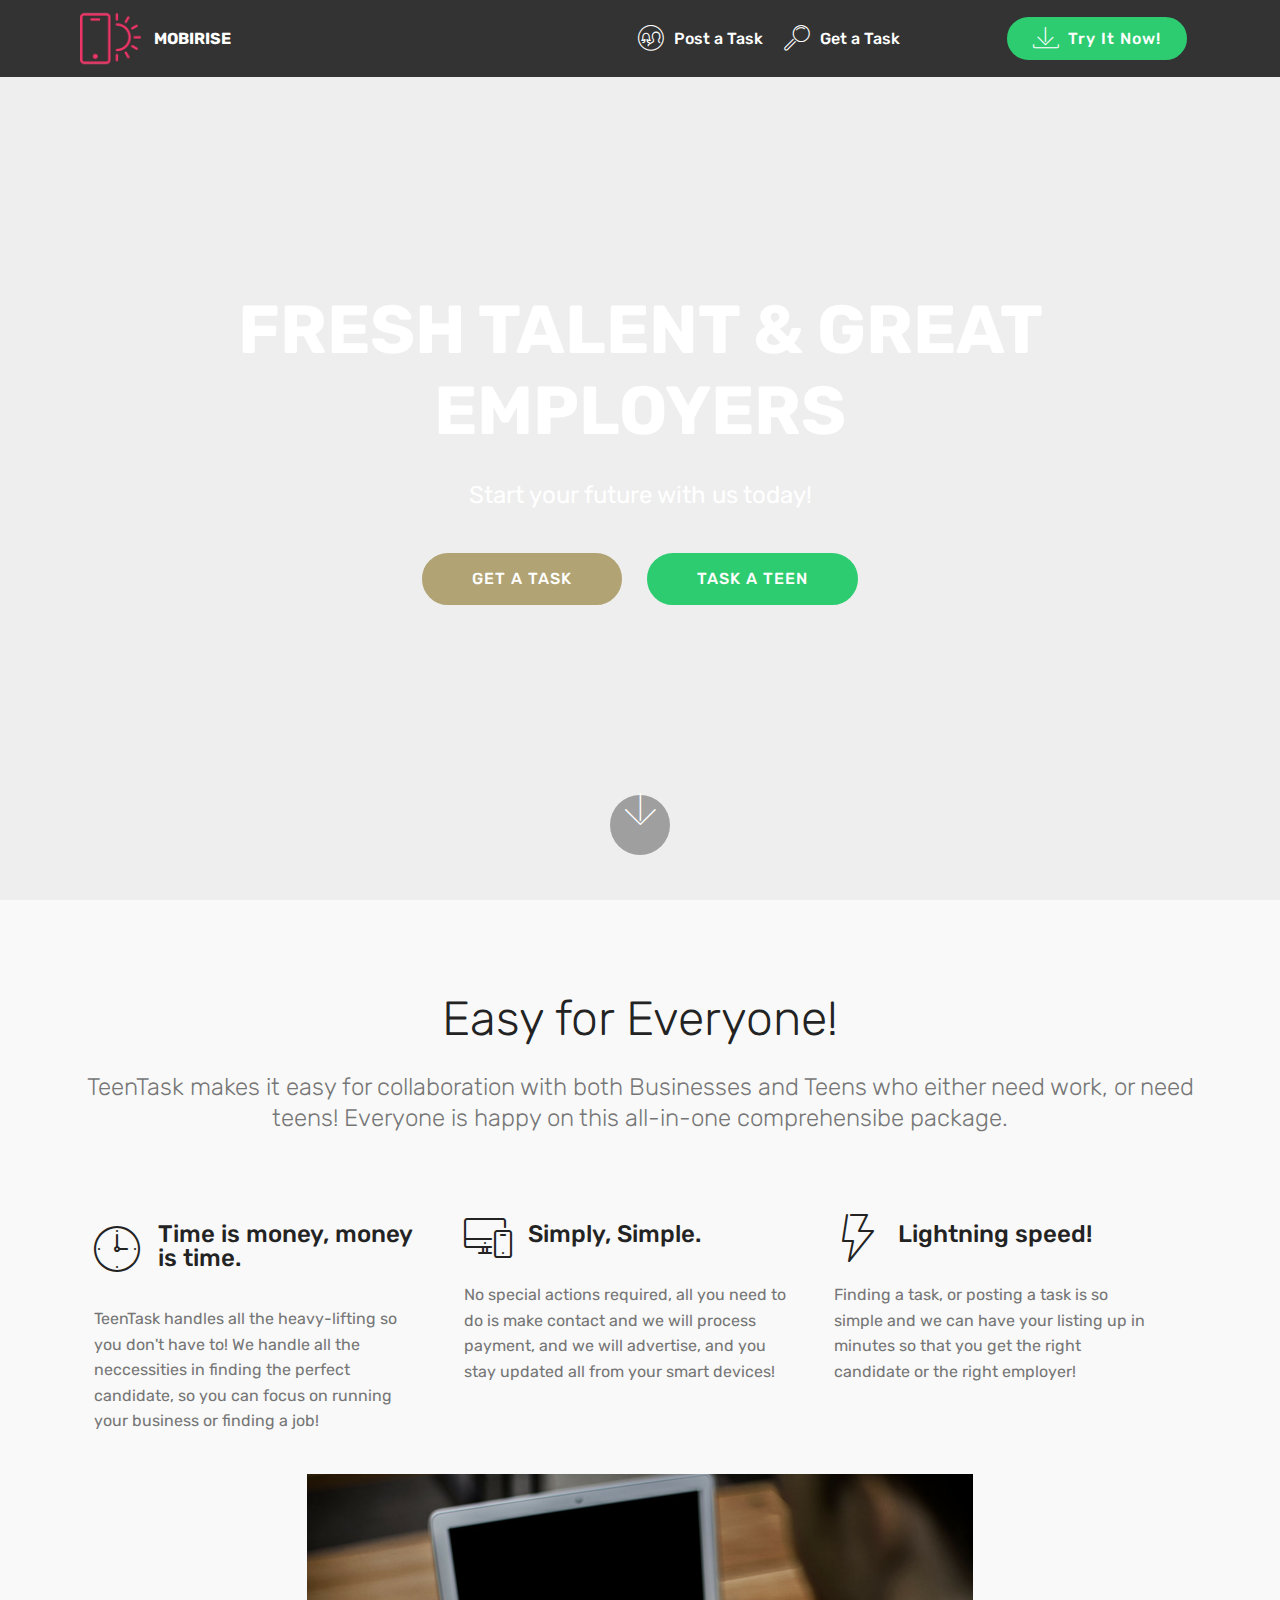
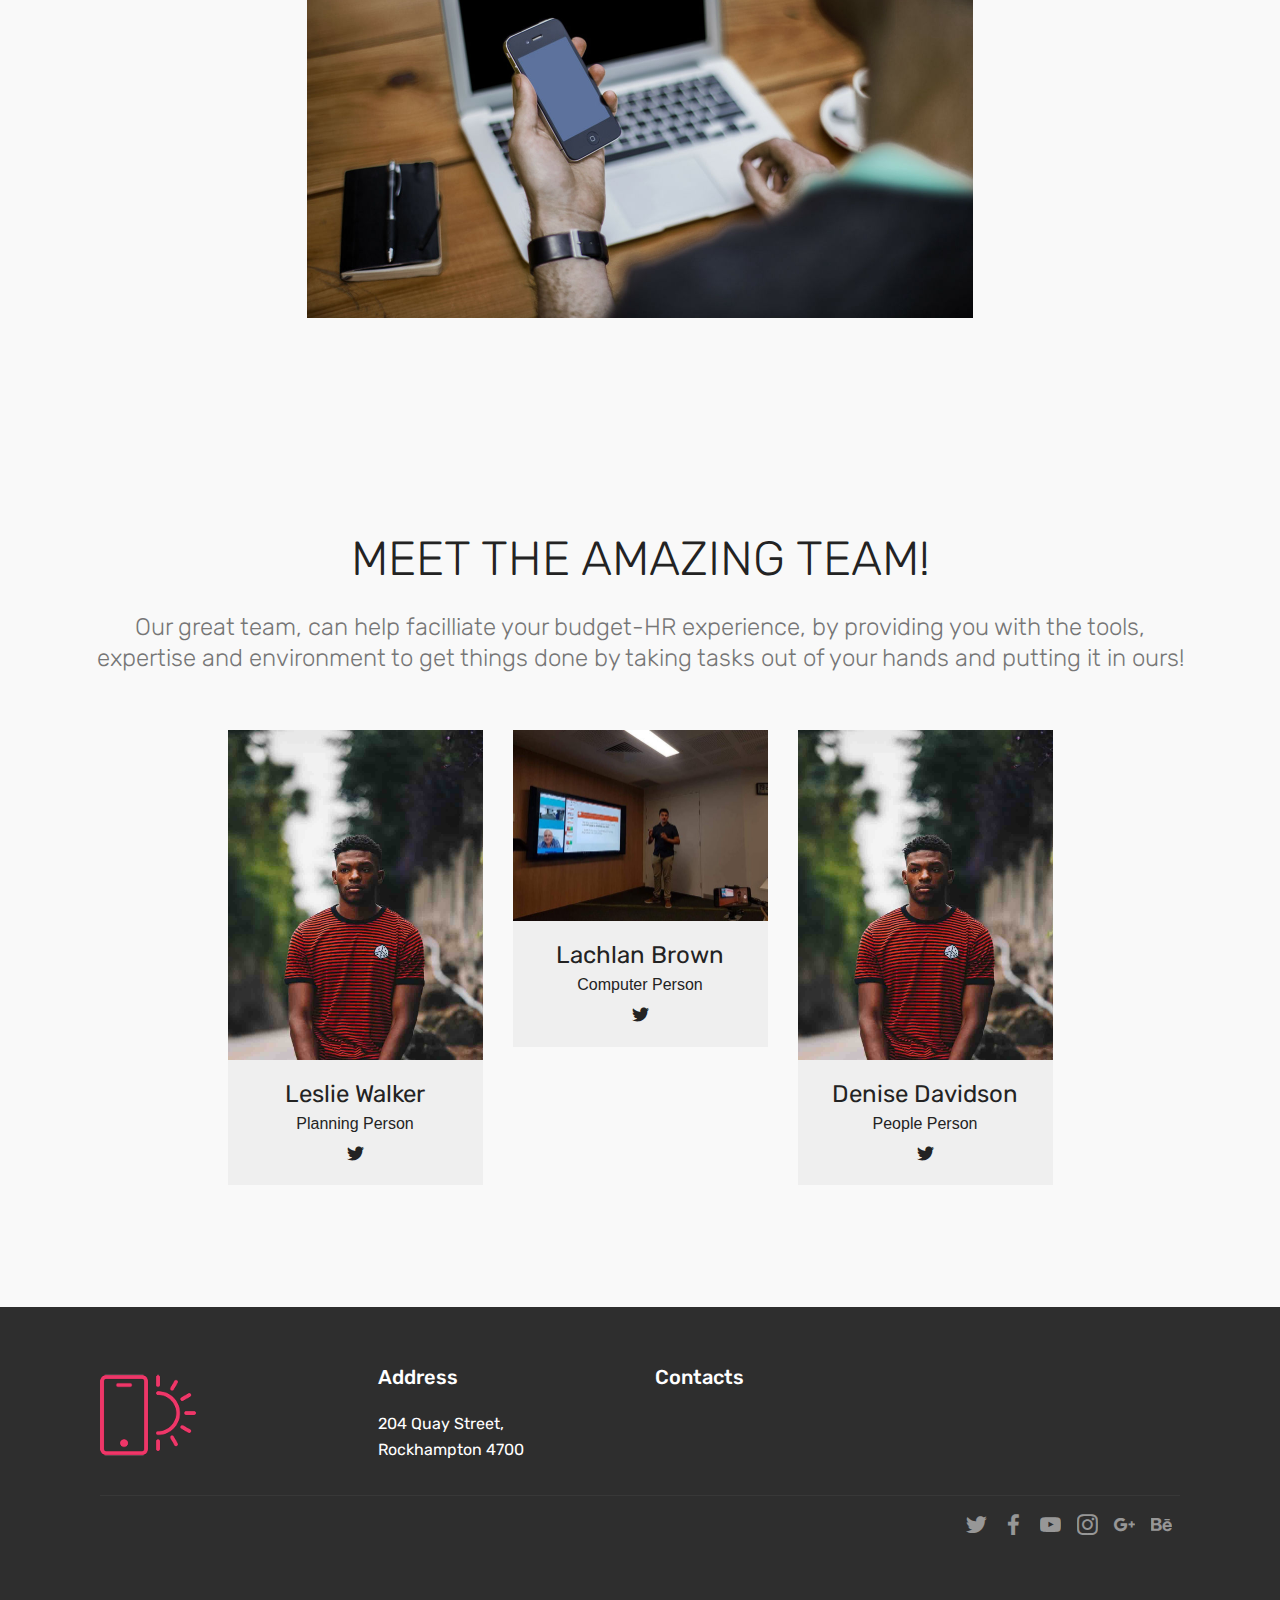
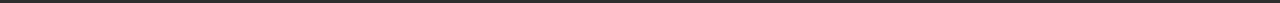
<file: index.html>
<!DOCTYPE html>
<html >
<head>
  <!-- Site made with Mobirise Website Builder v4.8.7, https://mobirise.com -->
  <meta charset="UTF-8">
  <meta http-equiv="X-UA-Compatible" content="IE=edge">
  <meta name="generator" content="Mobirise v4.8.7, mobirise.com">
  <meta name="viewport" content="width=device-width, initial-scale=1, minimum-scale=1">
  <link rel="shortcut icon" href="assets/images/link-icon-green-122x122.png" type="image/x-icon">
  <meta name="description" content="">
  <title>Home</title>
  <link rel="stylesheet" href="assets/web/assets/mobirise-icons/mobirise-icons.css">
  <link rel="stylesheet" href="assets/tether/tether.min.css">
  <link rel="stylesheet" href="assets/bootstrap/css/bootstrap.min.css">
  <link rel="stylesheet" href="assets/bootstrap/css/bootstrap-grid.min.css">
  <link rel="stylesheet" href="assets/bootstrap/css/bootstrap-reboot.min.css">
  <link rel="stylesheet" href="assets/socicon/css/styles.css">
  <link rel="stylesheet" href="assets/dropdown/css/style.css">
  <link rel="stylesheet" href="assets/theme/css/style.css">
  <link rel="stylesheet" href="assets/mobirise/css/mbr-additional.css" type="text/css">
  
  
  
</head>
<body>
  <section class="menu cid-qTkzRZLJNu" once="menu" id="menu1-0">

    

    <nav class="navbar navbar-expand beta-menu navbar-dropdown align-items-center navbar-fixed-top navbar-toggleable-sm">
        <button class="navbar-toggler navbar-toggler-right" type="button" data-toggle="collapse" data-target="#navbarSupportedContent" aria-controls="navbarSupportedContent" aria-expanded="false" aria-label="Toggle navigation">
            <div class="hamburger">
                <span></span>
                <span></span>
                <span></span>
                <span></span>
            </div>
        </button>
        <div class="menu-logo">
            <div class="navbar-brand">
                <span class="navbar-logo">
                    <a href="https://mobirise.com">
                         <img src="assets/images/logo2.png" alt="Mobirise" style="height: 3.8rem;">
                    </a>
                </span>
                <span class="navbar-caption-wrap">
                    <a class="navbar-caption text-white display-4" href="https://mobirise.com">
                        MOBIRISE
                    </a>
                </span>
            </div>
        </div>
        <div class="collapse navbar-collapse" id="navbarSupportedContent">
            <ul class="navbar-nav nav-dropdown" data-app-modern-menu="true"><li class="nav-item">
                    <a class="nav-link link text-white display-4" href="page1.html"><span class="mbri-users mbr-iconfont mbr-iconfont-btn"></span>
                        Post a Task</a>
                </li>
                <li class="nav-item">
                    <a class="nav-link link text-white display-4" href="https://mobirise.com">
                        <span class="mbri-search mbr-iconfont mbr-iconfont-btn"></span>Get a Task &nbsp; &nbsp; &nbsp; &nbsp; &nbsp; &nbsp; &nbsp; &nbsp; &nbsp; &nbsp;&nbsp;</a>
                </li></ul>
            <div class="navbar-buttons mbr-section-btn">
                <a class="btn btn-sm btn-primary display-4" href="https://mobirise.com">
                    <span class="mbri-save mbr-iconfont mbr-iconfont-btn "></span>
                    Try It Now!
                </a>
            </div>
        </div>
    </nav>
</section>

<section class="engine"><a href="https://mobirise.info">Mobirise</a></section><section class="cid-qTkA127IK8 mbr-fullscreen mbr-parallax-background" id="header2-1">

    

    

    <div class="container align-center">
        <div class="row justify-content-md-center">
            <div class="mbr-white col-md-10">
                <h1 class="mbr-section-title mbr-bold pb-3 mbr-fonts-style display-1">
                    FRESH TALENT &amp; GREAT EMPLOYERS</h1>
                
                <p class="mbr-text pb-3 mbr-fonts-style display-5">
                    Start your future with us today!</p>
                <div class="mbr-section-btn"><a class="btn btn-md btn-danger display-4" href="https://mobirise.com">GET A TASK</a>
                    <a class="btn btn-md btn-primary display-4" href="https://mobirise.com">TASK A TEEN</a></div>
            </div>
        </div>
    </div>
    <div class="mbr-arrow hidden-sm-down" aria-hidden="true">
        <a href="#next">
            <i class="mbri-down mbr-iconfont"></i>
        </a>
    </div>
</section>

<section class="features14 cid-r8XuHbDhlb" id="features14-4">
    
    

    
    <div class="container align-center">
        <h2 class="mbr-section-title pb-3 mbr-fonts-style display-2">
            Easy for Everyone!</h2>
        <h3 class="mbr-section-subtitle pb-5 mbr-fonts-style display-5">
            TeenTask makes it easy for collaboration with both Businesses and Teens who either need work, or need teens! Everyone is happy on this all-in-one comprehensibe package.</h3>
        <div class="media-container-column">
            <div class="row justify-content-center">
                <div class="card p-4 col-12 col-md-6 col-lg-4">
                    <div class="media pb-3">
                        <div class="card-img align-self-center">
                            <span class="mbr-iconfont mbri-clock"></span>
                        </div>
                        <div class="media-body">
                            <h4 class="card-title py-2 align-left mbr-fonts-style display-5">Time is money, money is time.</h4>
                        </div>
                    </div>                
                    <div class="card-box align-left">
                        <p class="mbr-text mbr-fonts-style display-7">
                           TeenTask handles all the heavy-lifting so you don't have to! We handle all the neccessities in finding the perfect candidate, so you can focus on running your business or finding a job!</p>
                    </div>
                </div>

                <div class="card p-4 col-12 col-md-6 col-lg-4">
                <div class="media pb-3">
                    <div class="card-img align-self-center">
                        <span class="mbri-responsive mbr-iconfont"></span>
                    </div>
                    <div class="media-body">
                        <h4 class="card-title py-2 align-left mbr-fonts-style display-5">
                                Simply, Simple.</h4>
                    </div>
                </div>
                    <div class="card-box align-left">
                        <p class="mbr-text mbr-fonts-style display-7">
                            No special actions required, all you need to do is make contact and we will process payment, and we will advertise, and you stay updated all from your smart devices!</p>
                    </div>
                </div>

                <div class="card p-4 col-12 col-md-6 col-lg-4">
                <div class="media pb-3">
                    <div class="card-img align-self-center">
                        <span class="mbr-iconfont mbri-speed"></span>
                    </div>
                    <div class="media-body">
                        <h4 class="card-title py-2 align-left mbr-fonts-style display-5">
                            Lightning speed!</h4>
                    </div>
                </div>
                    <div class="card-box align-left">
                        <p class="mbr-text mbr-fonts-style display-7">
                           Finding a task, or posting a task is so simple and we can have your listing up in minutes so that you get the right candidate or the right employer!</p>
                    </div>
                </div>

                
            </div>
            <div class="media-container-row image-row">
                <div class="mbr-figure" style="width: 60%;">
                    <img src="assets/images/mbr-1-1332x888.jpg" alt="Mobirise" title="">
                </div>
            </div>
        </div>
    </div>
</section>

<section class="features16 cid-r8XxDsf9s7" id="features16-7">
    
    
    
    <div class="container align-center">
        <h2 class="pb-3 mbr-fonts-style mbr-section-title display-2">MEET THE AMAZING TEAM!</h2>
        <h3 class="pb-5 mbr-section-subtitle mbr-fonts-style mbr-light display-5">
            Our great team, can help facilliate your budget-HR experience, by providing you with the tools, expertise and environment to get things done by taking tasks out of your hands and putting it in ours!</h3>
        <div class="row media-row">
            
        <div class="team-item col-lg-3 col-md-6">
                <div class="item-image">
                    <img src="assets/images/face6.jpg">
                </div>
                <div class="item-caption py-3">
                    <div class="item-name px-2">
                        <p class="mbr-fonts-style display-5">
                           Leslie Walker</p>
                    </div>
                    <div class="item-role px-2">
                        <p>Planning Person</p>
                    </div>
                    <div class="item-social pt-2">
                        <a href="https://twitter.com/mobirise" target="_blank">
                            <span class="p-1 socicon-twitter socicon mbr-iconfont mbr-iconfont-social"></span>
                        </a>
                        <a href="https://www.facebook.com/pages/Mobirise/1616226671953247" target="_blank">
                            
                        </a>
                        <a href="https://plus.google.com/u/0/+Mobirise" target="_blank">
                            
                        </a>
                        <a href="https://www.linkedin.com/in/mobirise" target="_blank">
                            
                        </a>
                        <a href="https://www.instagram.com/mobirise/" target="_blank">
                            
                        </a>
                        <a href="https://www.youtube.com/channel/UCt_tncVAetpK5JeM8L-8jyw" target="_blank">    
                            
                        </a>
                    </div>
                </div>
            </div><div class="team-item col-lg-3 col-md-6">
                <div class="item-image">
                    <img src="assets/images/img-94-510x383.jpg" alt="" title="">
                </div>
                <div class="item-caption py-3">
                    <div class="item-name px-2">
                        <p class="mbr-fonts-style display-5">
                           Lachlan Brown</p>
                    </div>
                    <div class="item-role px-2">
                        <p>Computer Person</p>
                    </div>
                    <div class="item-social pt-2">
                        <a href="https://twitter.com/mobirise" target="_blank">
                            <span class="p-1 socicon-twitter socicon mbr-iconfont mbr-iconfont-social"></span>
                        </a>
                        <a href="https://www.facebook.com/pages/Mobirise/1616226671953247" target="_blank">
                            
                        </a>
                        <a href="https://plus.google.com/u/0/+Mobirise" target="_blank">
                            
                        </a>
                        <a href="https://www.linkedin.com/in/mobirise" target="_blank">
                            
                        </a>
                        <a href="https://www.instagram.com/mobirise/" target="_blank">
                            
                        </a>
                        <a href="https://www.youtube.com/channel/UCt_tncVAetpK5JeM8L-8jyw" target="_blank">    
                            
                        </a>
                    </div>
                </div>
            </div><div class="team-item col-lg-3 col-md-6">
                <div class="item-image">
                    <img src="assets/images/face6.jpg">
                </div>
                <div class="item-caption py-3">
                    <div class="item-name px-2">
                        <p class="mbr-fonts-style display-5">
                           Denise Davidson</p>
                    </div>
                    <div class="item-role px-2">
                        <p>People Person</p>
                    </div>
                    <div class="item-social pt-2">
                        <a href="https://twitter.com/mobirise" target="_blank">
                            <span class="p-1 socicon-twitter socicon mbr-iconfont mbr-iconfont-social"></span>
                        </a>
                        <a href="https://www.facebook.com/pages/Mobirise/1616226671953247" target="_blank">
                            
                        </a>
                        <a href="https://plus.google.com/u/0/+Mobirise" target="_blank">
                            
                        </a>
                        <a href="https://www.linkedin.com/in/mobirise" target="_blank">
                            
                        </a>
                        <a href="https://www.instagram.com/mobirise/" target="_blank">
                            
                        </a>
                        <a href="https://www.youtube.com/channel/UCt_tncVAetpK5JeM8L-8jyw" target="_blank">    
                            
                        </a>
                    </div>
                </div>
            </div></div>    
    </div>
</section>

<section class="cid-qTkAaeaxX5" id="footer1-2">

    

    

    <div class="container">
        <div class="media-container-row content text-white">
            <div class="col-12 col-md-3">
                <div class="media-wrap">
                    <a href="https://mobirise.com/">
                        <img src="assets/images/logo2.png" alt="Mobirise">
                    </a>
                </div>
            </div>
            <div class="col-12 col-md-3 mbr-fonts-style display-7">
                <h5 class="pb-3">
                    Address
                </h5>
                <p class="mbr-text">204 Quay Street,<br>Rockhampton 4700</p>
            </div>
            <div class="col-12 col-md-3 mbr-fonts-style display-7">
                <h5 class="pb-3">
                    Contacts
                </h5>
                <p class="mbr-text"></p>
            </div>
            <div class="col-12 col-md-3 mbr-fonts-style display-7">
                <h5 class="pb-3"></h5>
                <p class="mbr-text"></p>
            </div>
        </div>
        <div class="footer-lower">
            <div class="media-container-row">
                <div class="col-sm-12">
                    <hr>
                </div>
            </div>
            <div class="media-container-row mbr-white">
                <div class="col-sm-6 copyright">
                    <p class="mbr-text mbr-fonts-style display-7"></p>
                </div>
                <div class="col-md-6">
                    <div class="social-list align-right">
                        <div class="soc-item">
                            <a href="https://twitter.com/mobirise" target="_blank">
                                <span class="socicon-twitter socicon mbr-iconfont mbr-iconfont-social"></span>
                            </a>
                        </div>
                        <div class="soc-item">
                            <a href="https://www.facebook.com/pages/Mobirise/1616226671953247" target="_blank">
                                <span class="socicon-facebook socicon mbr-iconfont mbr-iconfont-social"></span>
                            </a>
                        </div>
                        <div class="soc-item">
                            <a href="https://www.youtube.com/c/mobirise" target="_blank">
                                <span class="socicon-youtube socicon mbr-iconfont mbr-iconfont-social"></span>
                            </a>
                        </div>
                        <div class="soc-item">
                            <a href="https://instagram.com/mobirise" target="_blank">
                                <span class="socicon-instagram socicon mbr-iconfont mbr-iconfont-social"></span>
                            </a>
                        </div>
                        <div class="soc-item">
                            <a href="https://plus.google.com/u/0/+Mobirise" target="_blank">
                                <span class="socicon-googleplus socicon mbr-iconfont mbr-iconfont-social"></span>
                            </a>
                        </div>
                        <div class="soc-item">
                            <a href="https://www.behance.net/Mobirise" target="_blank">
                                <span class="socicon-behance socicon mbr-iconfont mbr-iconfont-social"></span>
                            </a>
                        </div>
                    </div>
                </div>
            </div>
        </div>
    </div>
</section>


  <script src="assets/web/assets/jquery/jquery.min.js"></script>
  <script src="assets/popper/popper.min.js"></script>
  <script src="assets/tether/tether.min.js"></script>
  <script src="assets/bootstrap/js/bootstrap.min.js"></script>
  <script src="assets/dropdown/js/script.min.js"></script>
  <script src="assets/touchswipe/jquery.touch-swipe.min.js"></script>
  <script src="assets/parallax/jarallax.min.js"></script>
  <script src="assets/smoothscroll/smooth-scroll.js"></script>
  <script src="assets/theme/js/script.js"></script>
  
  
</body>
</html>
</file>
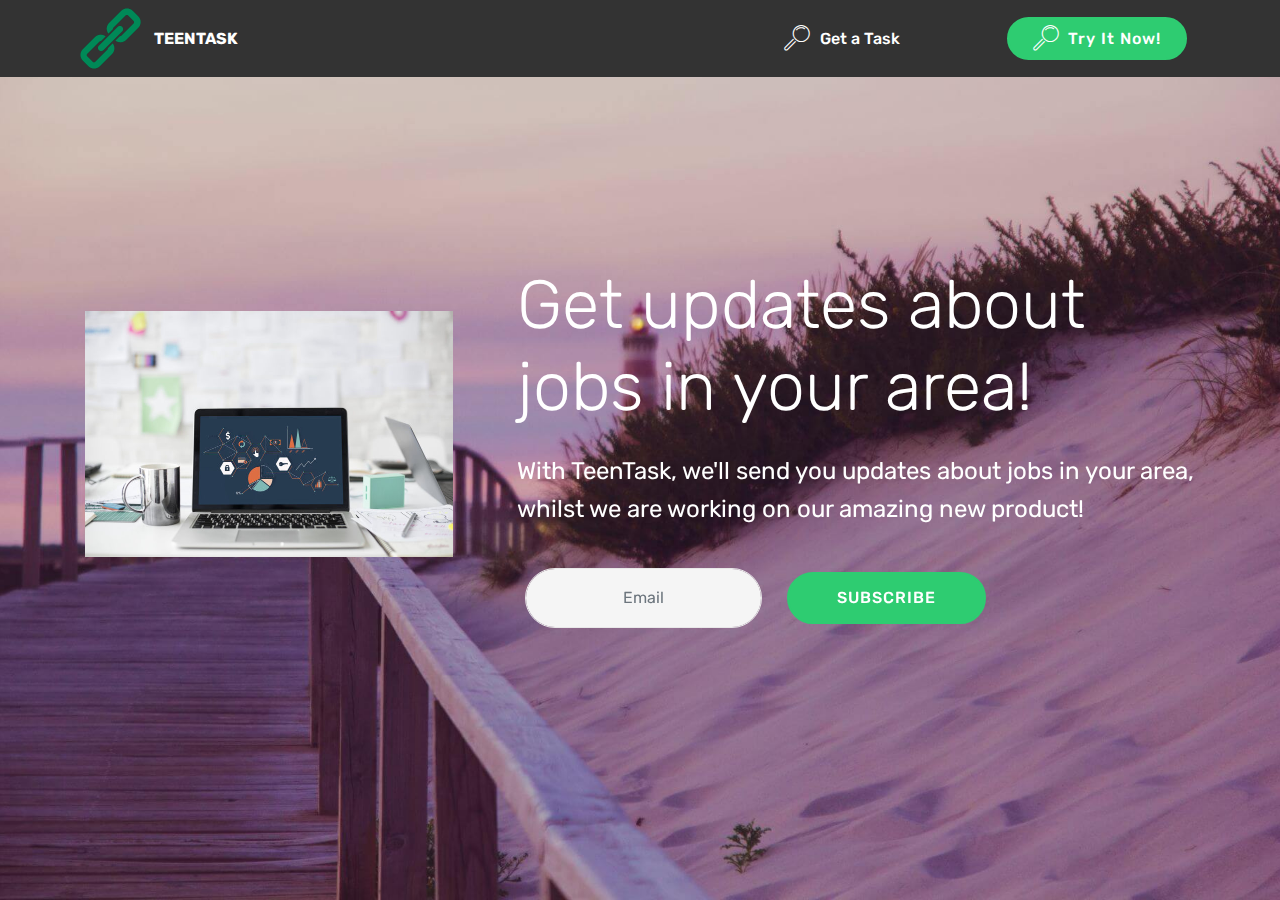
<file: forteens.html>
<!DOCTYPE html>
<html >
<head>
  <!-- Site made with Mobirise Website Builder v4.8.7, https://mobirise.com -->
  <meta charset="UTF-8">
  <meta http-equiv="X-UA-Compatible" content="IE=edge">
  <meta name="generator" content="Mobirise v4.8.7, mobirise.com">
  <meta name="viewport" content="width=device-width, initial-scale=1, minimum-scale=1">
  <link rel="shortcut icon" href="assets/images/link-icon-green-122x122.png" type="image/x-icon">
  <meta name="description" content="Web Maker Description">
  <title>For Teens</title>
  <link rel="stylesheet" href="assets/web/assets/mobirise-icons/mobirise-icons.css">
  <link rel="stylesheet" href="assets/tether/tether.min.css">
  <link rel="stylesheet" href="assets/bootstrap/css/bootstrap.min.css">
  <link rel="stylesheet" href="assets/bootstrap/css/bootstrap-grid.min.css">
  <link rel="stylesheet" href="assets/bootstrap/css/bootstrap-reboot.min.css">
  <link rel="stylesheet" href="assets/dropdown/css/style.css">
  <link rel="stylesheet" href="assets/theme/css/style.css">
  <link rel="stylesheet" href="assets/mobirise/css/mbr-additional.css" type="text/css">
  
  
  
</head>
<body>
  <section class="menu cid-qTkzRZLJNu" once="menu" id="menu1-6">

    

    <nav class="navbar navbar-expand beta-menu navbar-dropdown align-items-center navbar-fixed-top navbar-toggleable-sm">
        <button class="navbar-toggler navbar-toggler-right" type="button" data-toggle="collapse" data-target="#navbarSupportedContent" aria-controls="navbarSupportedContent" aria-expanded="false" aria-label="Toggle navigation">
            <div class="hamburger">
                <span></span>
                <span></span>
                <span></span>
                <span></span>
            </div>
        </button>
        <div class="menu-logo">
            <div class="navbar-brand">
                <span class="navbar-logo">
                    <a href="inde.html">
                         <img src="assets/images/link-icon-green-122x122.png" alt="Mobirise" title="" style="height: 3.8rem;">
                    </a>
                </span>
                <span class="navbar-caption-wrap"><a class="navbar-caption text-white display-4" href="inde.html">
                        TEENTASK</a></span>
            </div>
        </div>
        <div class="collapse navbar-collapse" id="navbarSupportedContent">
            <ul class="navbar-nav nav-dropdown" data-app-modern-menu="true"><li class="nav-item">
                    <a class="nav-link link text-white display-4" href="inde.html">
                        <span class="mbri-search mbr-iconfont mbr-iconfont-btn"></span>Get a Task &nbsp; &nbsp; &nbsp; &nbsp; &nbsp; &nbsp; &nbsp; &nbsp; &nbsp; &nbsp;&nbsp;</a>
                </li></ul>
            <div class="navbar-buttons mbr-section-btn"><a class="btn btn-sm btn-primary display-4" href="inde.html"><span class="mbri-search mbr-iconfont mbr-iconfont-btn"></span>
                    
                    Try It Now!
                </a></div>
        </div>
    </nav>
</section>

<section class="engine"><a href="https://mobirise.info/x">free css templates</a></section><section class="header14 cid-r8Y9bh3m42 mbr-fullscreen mbr-parallax-background" id="header14-d">

    

    

    <div class="container">
        <div class="media-container-row">

            <div class="mbr-figure" style="width: 60%;">
                <img src="assets/images/mbr-736x491.jpg" alt="Mobirise" title="">
            </div>

            <div class="media-content">
                <h1 class="mbr-section-title pb-3 align-left mbr-white mbr-fonts-style display-1">
                    Get updates about jobs in your area!</h1>
                
                <div class="mbr-section-text  pb-3 ">
                    <p class="mbr-text align-left mbr-white mbr-fonts-style display-5">With TeenTask, we'll send you updates about jobs in your area, whilst we are working on our amazing new product!</p>
                </div>

                <div class="media-container-column" data-form-type="formoid">
                    <div data-form-alert="" hidden="">
                        Thanks for filling out the form!
                    </div>
                    <form class="form-inline" action="https://mobirise.com/" method="post" data-form-title="Mobirise Form">
                        <input type="hidden" value="ge395qjYE+UFFr6bEMVuVBw/5zEoU38+x3Nyzgi2glVdUBrV9Us6XK2RoujIFYl8MEL1PHWOqK8ssrGjV5RH/5UtPE/0g8fvFgiamjNeatDer4WPJAZUdlbOEM6W7+MU" data-form-email="true">
                        <div class="form-group">
                            <input type="email" class="form-control input-sm input-inverse" name="email" required="" data-form-field="Email" placeholder="Email" id="email-header14-d">
                        </div>
                        <div class="buttons-wrap">
                            <button href="" class="btn btn-primary display-4" type="submit" role="button">SUBSCRIBE</button>
                        </div>
                    </form>
                </div>
            </div>
        </div>
    </div>
</section>


  <script src="assets/web/assets/jquery/jquery.min.js"></script>
  <script src="assets/popper/popper.min.js"></script>
  <script src="assets/tether/tether.min.js"></script>
  <script src="assets/bootstrap/js/bootstrap.min.js"></script>
  <script src="assets/smoothscroll/smooth-scroll.js"></script>
  <script src="assets/dropdown/js/script.min.js"></script>
  <script src="assets/touchswipe/jquery.touch-swipe.min.js"></script>
  <script src="assets/parallax/jarallax.min.js"></script>
  <script src="assets/theme/js/script.js"></script>
  <script src="assets/formoid/formoid.min.js"></script>
  
  
</body>
</html>
</file>
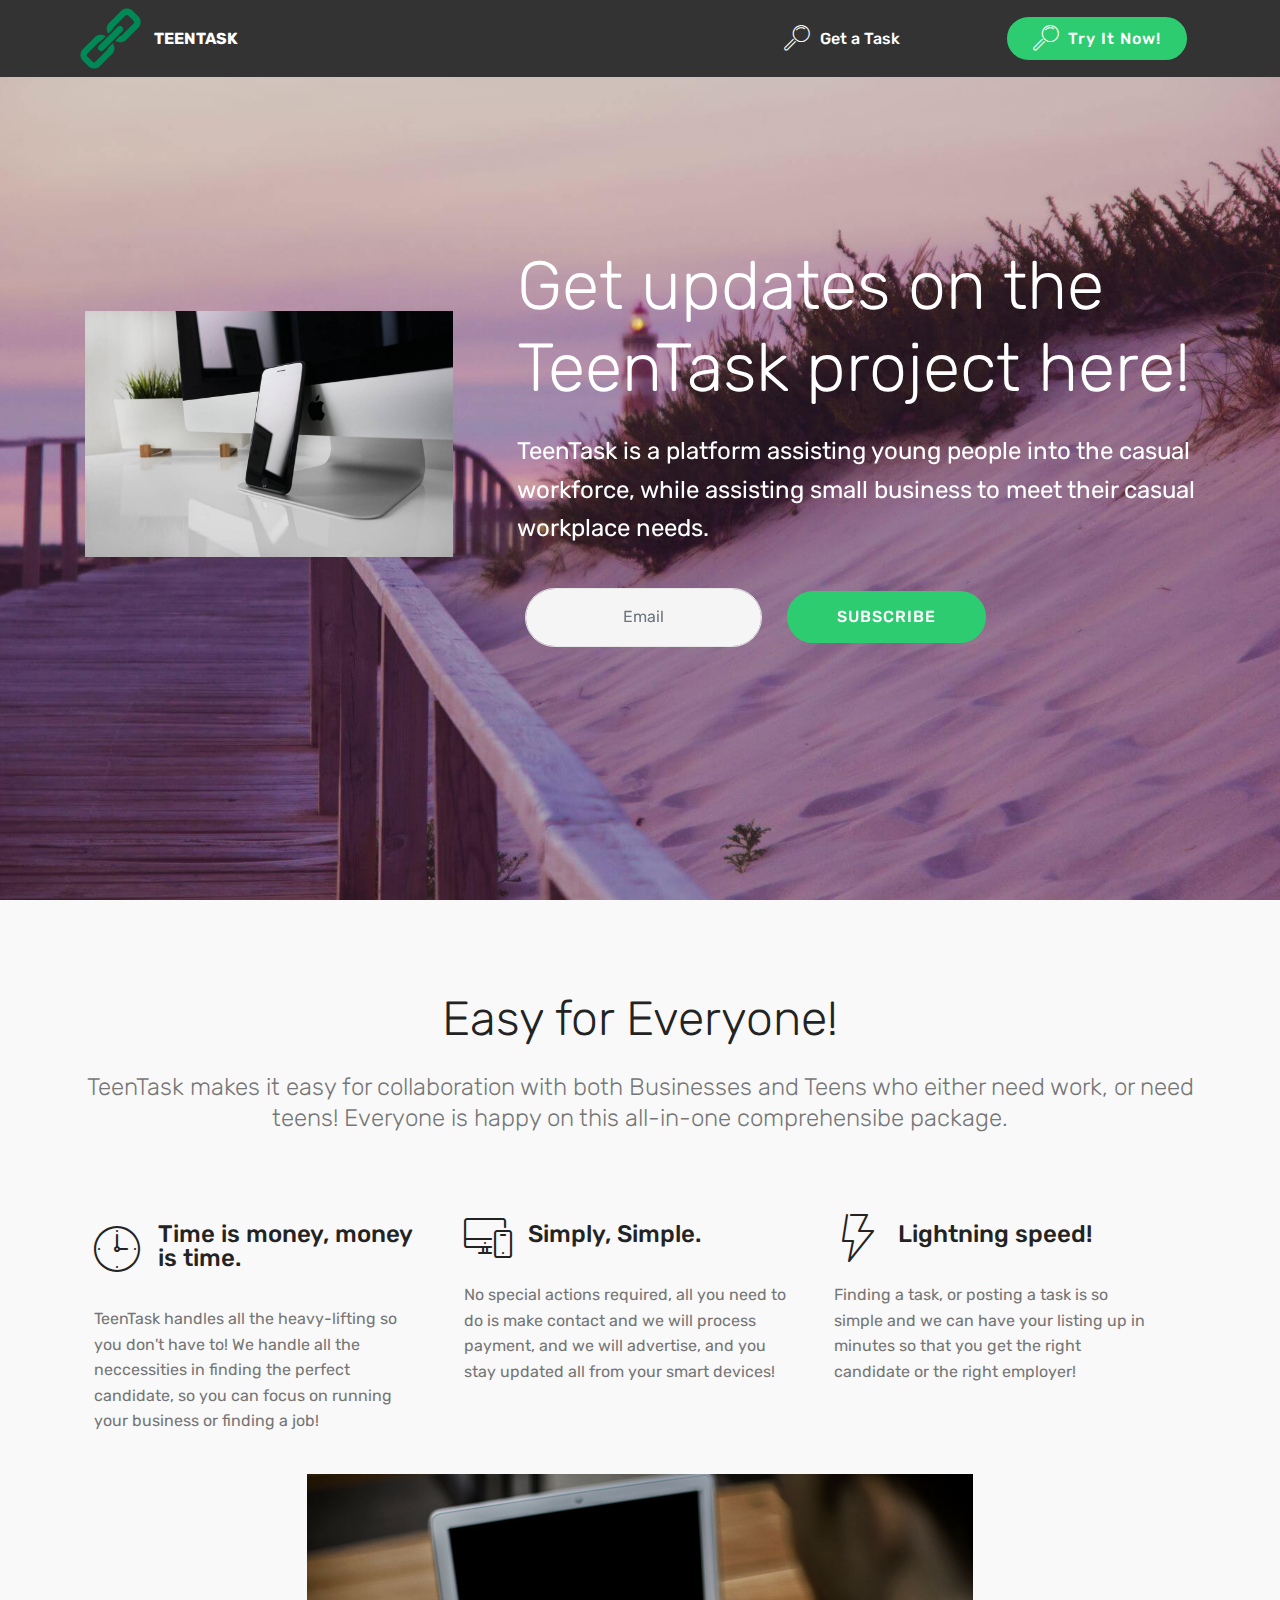
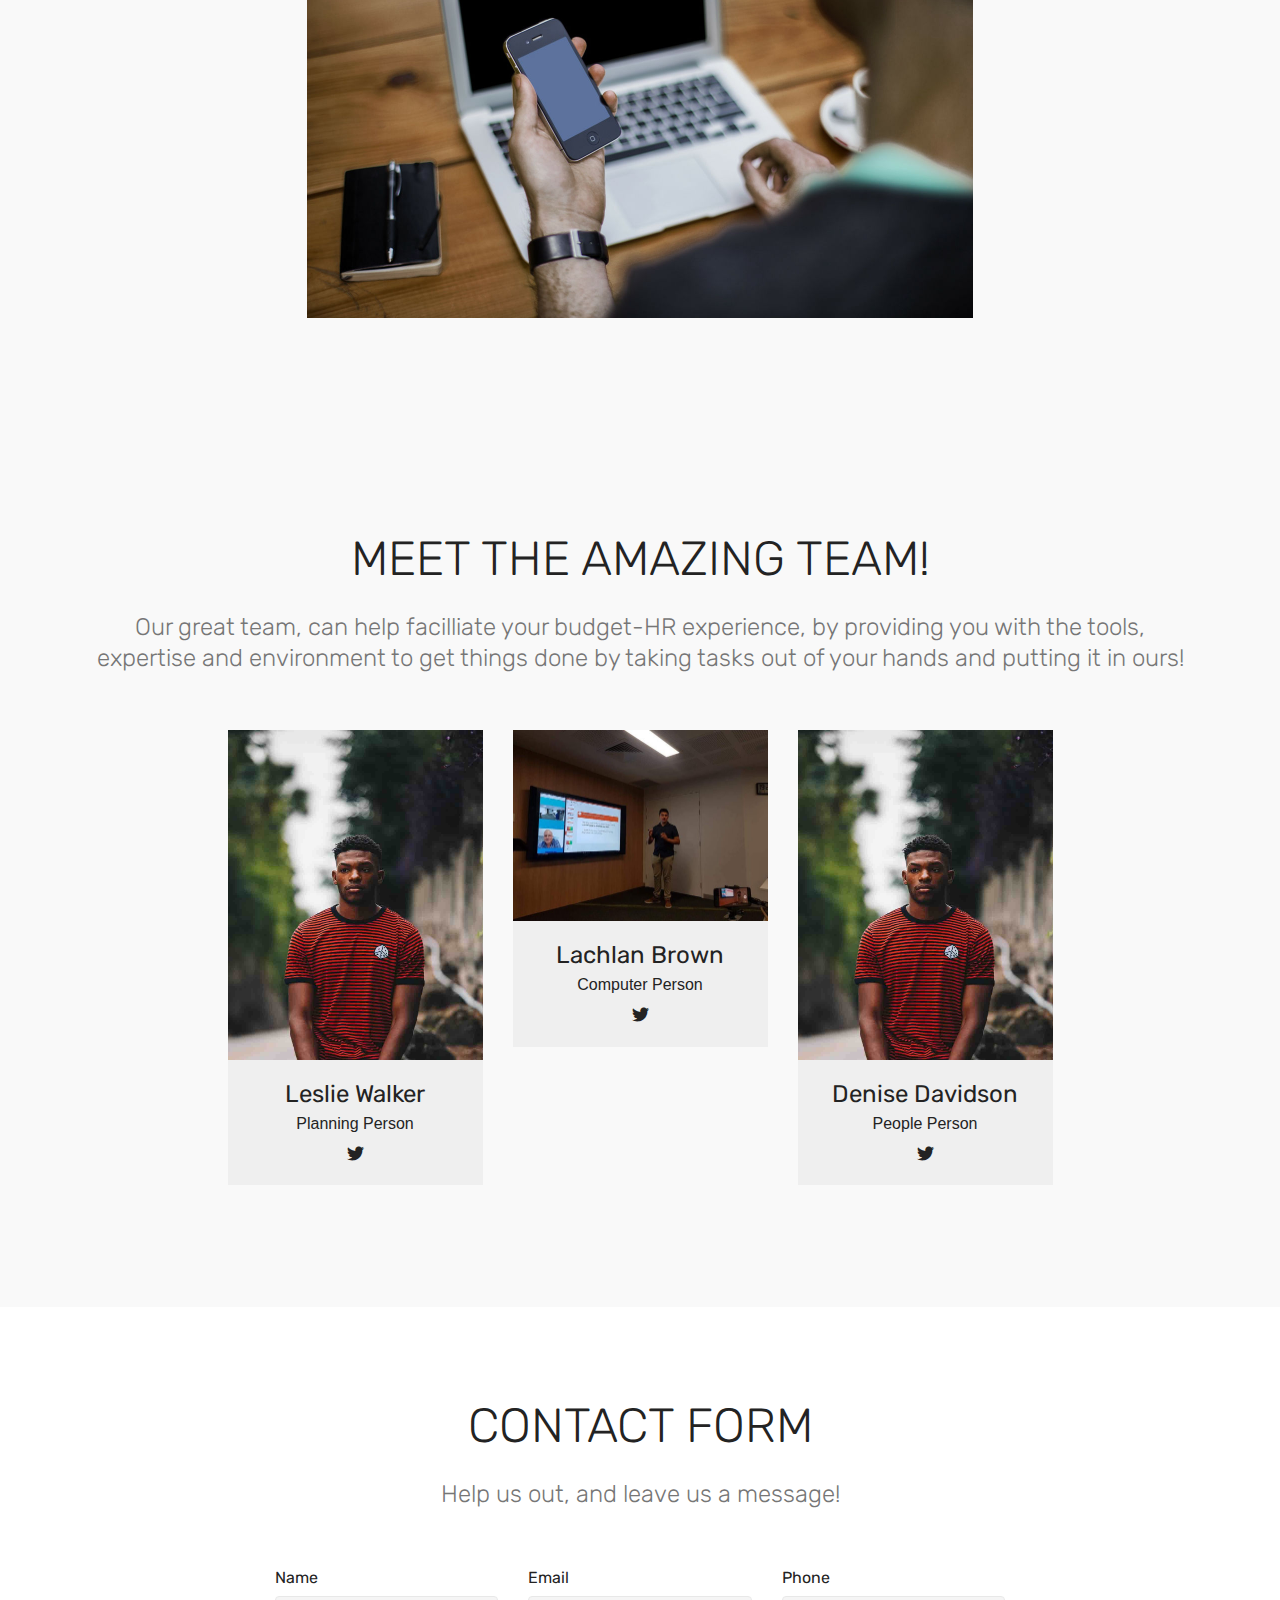
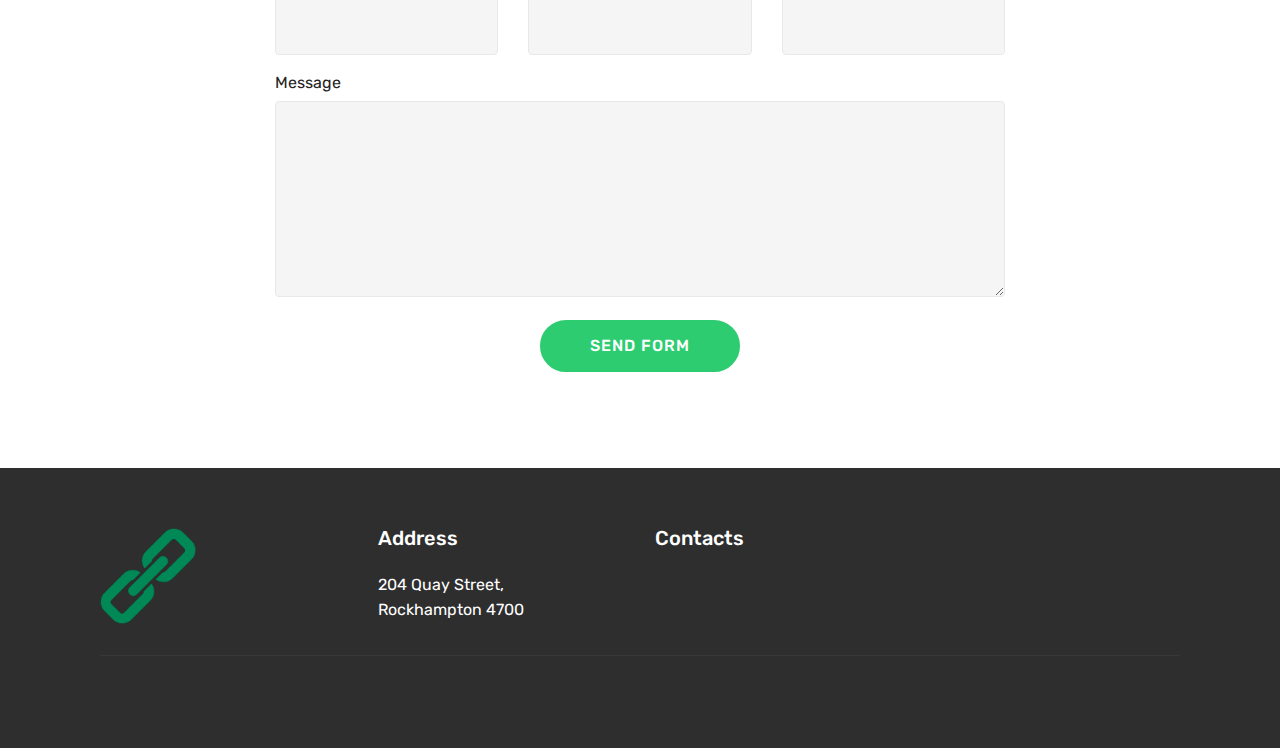
<file: inde.html>
<!DOCTYPE html>
<html >
<head>
  <!-- Site made with Mobirise Website Builder v4.8.7, https://mobirise.com -->
  <meta charset="UTF-8">
  <meta http-equiv="X-UA-Compatible" content="IE=edge">
  <meta name="generator" content="Mobirise v4.8.7, mobirise.com">
  <meta name="viewport" content="width=device-width, initial-scale=1, minimum-scale=1">
  <link rel="shortcut icon" href="assets/images/link-icon-green-122x122.png" type="image/x-icon">
  <meta name="description" content="">
  <title>Home</title>
  <link rel="stylesheet" href="assets/web/assets/mobirise-icons/mobirise-icons.css">
  <link rel="stylesheet" href="assets/tether/tether.min.css">
  <link rel="stylesheet" href="assets/bootstrap/css/bootstrap.min.css">
  <link rel="stylesheet" href="assets/bootstrap/css/bootstrap-grid.min.css">
  <link rel="stylesheet" href="assets/bootstrap/css/bootstrap-reboot.min.css">
  <link rel="stylesheet" href="assets/dropdown/css/style.css">
  <link rel="stylesheet" href="assets/socicon/css/styles.css">
  <link rel="stylesheet" href="assets/theme/css/style.css">
  <link rel="stylesheet" href="assets/mobirise/css/mbr-additional.css" type="text/css">
  
  
  
</head>
<body>
  <section class="menu cid-qTkzRZLJNu" once="menu" id="menu1-0">

    

    <nav class="navbar navbar-expand beta-menu navbar-dropdown align-items-center navbar-fixed-top navbar-toggleable-sm">
        <button class="navbar-toggler navbar-toggler-right" type="button" data-toggle="collapse" data-target="#navbarSupportedContent" aria-controls="navbarSupportedContent" aria-expanded="false" aria-label="Toggle navigation">
            <div class="hamburger">
                <span></span>
                <span></span>
                <span></span>
                <span></span>
            </div>
        </button>
        <div class="menu-logo">
            <div class="navbar-brand">
                <span class="navbar-logo">
                    <a href="inde.html">
                         <img src="assets/images/link-icon-green-122x122.png" alt="Mobirise" title="" style="height: 3.8rem;">
                    </a>
                </span>
                <span class="navbar-caption-wrap"><a class="navbar-caption text-white display-4" href="inde.html">
                        TEENTASK</a></span>
            </div>
        </div>
        <div class="collapse navbar-collapse" id="navbarSupportedContent">
            <ul class="navbar-nav nav-dropdown" data-app-modern-menu="true"><li class="nav-item">
                    <a class="nav-link link text-white display-4" href="inde.html">
                        <span class="mbri-search mbr-iconfont mbr-iconfont-btn"></span>Get a Task &nbsp; &nbsp; &nbsp; &nbsp; &nbsp; &nbsp; &nbsp; &nbsp; &nbsp; &nbsp;&nbsp;</a>
                </li></ul>
            <div class="navbar-buttons mbr-section-btn"><a class="btn btn-sm btn-primary display-4" href="inde.html"><span class="mbri-search mbr-iconfont mbr-iconfont-btn"></span>
                    
                    Try It Now!
                </a></div>
        </div>
    </nav>
</section>

<section class="engine"><a href="https://mobirise.info/l">free web templates</a></section><section class="header14 cid-r8YbOtLykA mbr-fullscreen mbr-parallax-background" id="header14-e">

    

    

    <div class="container">
        <div class="media-container-row">

            <div class="mbr-figure" style="width: 60%;">
                <img src="assets/images/01.jpg" alt="Mobirise">
            </div>

            <div class="media-content">
                <h1 class="mbr-section-title pb-3 align-left mbr-white mbr-fonts-style display-1">
                    Get updates on the TeenTask project here!</h1>
                
                <div class="mbr-section-text  pb-3 ">
                    <p class="mbr-text align-left mbr-white mbr-fonts-style display-5">
                        TeenTask is a platform assisting young people into the casual workforce, while assisting small business to meet their casual workplace needs.</p>
                </div>

                <div class="media-container-column" data-form-type="formoid">
                    <div data-form-alert="" hidden="">Thanks for filling out the form!</div>
                    <form class="form-inline" action="https://mobirise.com/" method="post" data-form-title="Mobirise Form">
                        <input type="hidden" value="uGi91nCTPuAo1TS0fbmoppFPz0XF5pq8qOJeg66g7YXZrLA0MvFXIyhs2Kb/Hz83rd1alUo/PmaF95c+RZjx8adUOthWkoebUJpbNsMCrUGWT1NYR9g3Ijdp0X3jSuwm" data-form-email="true">
                        <div class="form-group">
                            <input type="email" class="form-control input-sm input-inverse" name="email" required="" data-form-field="Email" placeholder="Email" id="email-header14-e">
                        </div>
                        <div class="buttons-wrap"><button href="" class="btn btn-primary display-4" type="submit" role="button">SUBSCRIBE</button></div>
                    </form>
                </div>
            </div>
        </div>
    </div>
</section>

<section class="features14 cid-r8XuHbDhlb" id="features14-4">
    
    

    
    <div class="container align-center">
        <h2 class="mbr-section-title pb-3 mbr-fonts-style display-2">
            Easy for Everyone!</h2>
        <h3 class="mbr-section-subtitle pb-5 mbr-fonts-style display-5">
            TeenTask makes it easy for collaboration with both Businesses and Teens who either need work, or need teens! Everyone is happy on this all-in-one comprehensibe package.</h3>
        <div class="media-container-column">
            <div class="row justify-content-center">
                <div class="card p-4 col-12 col-md-6 col-lg-4">
                    <div class="media pb-3">
                        <div class="card-img align-self-center">
                            <span class="mbr-iconfont mbri-clock"></span>
                        </div>
                        <div class="media-body">
                            <h4 class="card-title py-2 align-left mbr-fonts-style display-5">Time is money, money is time.</h4>
                        </div>
                    </div>                
                    <div class="card-box align-left">
                        <p class="mbr-text mbr-fonts-style display-7">
                           TeenTask handles all the heavy-lifting so you don't have to! We handle all the neccessities in finding the perfect candidate, so you can focus on running your business or finding a job!</p>
                    </div>
                </div>

                <div class="card p-4 col-12 col-md-6 col-lg-4">
                <div class="media pb-3">
                    <div class="card-img align-self-center">
                        <span class="mbri-responsive mbr-iconfont"></span>
                    </div>
                    <div class="media-body">
                        <h4 class="card-title py-2 align-left mbr-fonts-style display-5">
                                Simply, Simple.</h4>
                    </div>
                </div>
                    <div class="card-box align-left">
                        <p class="mbr-text mbr-fonts-style display-7">
                            No special actions required, all you need to do is make contact and we will process payment, and we will advertise, and you stay updated all from your smart devices!</p>
                    </div>
                </div>

                <div class="card p-4 col-12 col-md-6 col-lg-4">
                <div class="media pb-3">
                    <div class="card-img align-self-center">
                        <span class="mbr-iconfont mbri-speed"></span>
                    </div>
                    <div class="media-body">
                        <h4 class="card-title py-2 align-left mbr-fonts-style display-5">
                            Lightning speed!</h4>
                    </div>
                </div>
                    <div class="card-box align-left">
                        <p class="mbr-text mbr-fonts-style display-7">
                           Finding a task, or posting a task is so simple and we can have your listing up in minutes so that you get the right candidate or the right employer!</p>
                    </div>
                </div>

                
            </div>
            <div class="media-container-row image-row">
                <div class="mbr-figure" style="width: 60%;">
                    <img src="assets/images/mbr-1-1332x888.jpg" alt="Mobirise" title="">
                </div>
            </div>
        </div>
    </div>
</section>

<section class="features16 cid-r8XxDsf9s7" id="features16-7">
    
    
    
    <div class="container align-center">
        <h2 class="pb-3 mbr-fonts-style mbr-section-title display-2">MEET THE AMAZING TEAM!</h2>
        <h3 class="pb-5 mbr-section-subtitle mbr-fonts-style mbr-light display-5">
            Our great team, can help facilliate your budget-HR experience, by providing you with the tools, expertise and environment to get things done by taking tasks out of your hands and putting it in ours!</h3>
        <div class="row media-row">
            
        <div class="team-item col-lg-3 col-md-6">
                <div class="item-image">
                    <img src="assets/images/face6.jpg">
                </div>
                <div class="item-caption py-3">
                    <div class="item-name px-2">
                        <p class="mbr-fonts-style display-5">
                           Leslie Walker</p>
                    </div>
                    <div class="item-role px-2">
                        <p>Planning Person</p>
                    </div>
                    <div class="item-social pt-2">
                        <a href="https://twitter.com/mobirise" target="_blank">
                            <span class="p-1 socicon-twitter socicon mbr-iconfont mbr-iconfont-social"></span>
                        </a>
                        <a href="https://www.facebook.com/pages/Mobirise/1616226671953247" target="_blank">
                            
                        </a>
                        <a href="https://plus.google.com/u/0/+Mobirise" target="_blank">
                            
                        </a>
                        <a href="https://www.linkedin.com/in/mobirise" target="_blank">
                            
                        </a>
                        <a href="https://www.instagram.com/mobirise/" target="_blank">
                            
                        </a>
                        <a href="https://www.youtube.com/channel/UCt_tncVAetpK5JeM8L-8jyw" target="_blank">    
                            
                        </a>
                    </div>
                </div>
            </div><div class="team-item col-lg-3 col-md-6">
                <div class="item-image">
                    <img src="assets/images/img-94-510x383.jpg" alt="" title="">
                </div>
                <div class="item-caption py-3">
                    <div class="item-name px-2">
                        <p class="mbr-fonts-style display-5">
                           Lachlan Brown</p>
                    </div>
                    <div class="item-role px-2">
                        <p>Computer Person</p>
                    </div>
                    <div class="item-social pt-2">
                        <a href="https://twitter.com/mobirise" target="_blank">
                            <span class="p-1 socicon-twitter socicon mbr-iconfont mbr-iconfont-social"></span>
                        </a>
                        <a href="https://www.facebook.com/pages/Mobirise/1616226671953247" target="_blank">
                            
                        </a>
                        <a href="https://plus.google.com/u/0/+Mobirise" target="_blank">
                            
                        </a>
                        <a href="https://www.linkedin.com/in/mobirise" target="_blank">
                            
                        </a>
                        <a href="https://www.instagram.com/mobirise/" target="_blank">
                            
                        </a>
                        <a href="https://www.youtube.com/channel/UCt_tncVAetpK5JeM8L-8jyw" target="_blank">    
                            
                        </a>
                    </div>
                </div>
            </div><div class="team-item col-lg-3 col-md-6">
                <div class="item-image">
                    <img src="assets/images/face6.jpg">
                </div>
                <div class="item-caption py-3">
                    <div class="item-name px-2">
                        <p class="mbr-fonts-style display-5">
                           Denise Davidson</p>
                    </div>
                    <div class="item-role px-2">
                        <p>People Person</p>
                    </div>
                    <div class="item-social pt-2">
                        <a href="https://twitter.com/mobirise" target="_blank">
                            <span class="p-1 socicon-twitter socicon mbr-iconfont mbr-iconfont-social"></span>
                        </a>
                        <a href="https://www.facebook.com/pages/Mobirise/1616226671953247" target="_blank">
                            
                        </a>
                        <a href="https://plus.google.com/u/0/+Mobirise" target="_blank">
                            
                        </a>
                        <a href="https://www.linkedin.com/in/mobirise" target="_blank">
                            
                        </a>
                        <a href="https://www.instagram.com/mobirise/" target="_blank">
                            
                        </a>
                        <a href="https://www.youtube.com/channel/UCt_tncVAetpK5JeM8L-8jyw" target="_blank">    
                            
                        </a>
                    </div>
                </div>
            </div></div>    
    </div>
</section>

<section class="mbr-section form1 cid-r8Ycxsq5b5" id="form1-f">

    

    
    <div class="container">
        <div class="row justify-content-center">
            <div class="title col-12 col-lg-8">
                <h2 class="mbr-section-title align-center pb-3 mbr-fonts-style display-2">
                    CONTACT FORM
                </h2>
                <h3 class="mbr-section-subtitle align-center mbr-light pb-3 mbr-fonts-style display-5">
                    Help us out, and leave us a message!</h3>
            </div>
        </div>
    </div>
    <div class="container">
        <div class="row justify-content-center">
            <div class="media-container-column col-lg-8" data-form-type="formoid">
                    <div data-form-alert="" hidden="">
                        Thanks for filling out the form!
                    </div>
            
                    <form class="mbr-form" action="https://mobirise.com/" method="post" data-form-title="Mobirise Form"><input type="hidden" name="email" data-form-email="true" value="LeQRVT43AhaIJ0P5BQ24Mm4vnqUQr90gbFePe4jsrVXQkG+rByeWwKpkaHv7tnbfJbxXUD2N6rb/A7rIkfiq4jHac40d58fKyJOaqvVQX99n9N0yQBTkzw7qf5odSW4Q">
                        <div class="row row-sm-offset">
                            <div class="col-md-4 multi-horizontal" data-for="name">
                                <div class="form-group">
                                    <label class="form-control-label mbr-fonts-style display-7" for="name-form1-f">Name</label>
                                    <input type="text" class="form-control" name="name" data-form-field="Name" required="" id="name-form1-f">
                                </div>
                            </div>
                            <div class="col-md-4 multi-horizontal" data-for="email">
                                <div class="form-group">
                                    <label class="form-control-label mbr-fonts-style display-7" for="email-form1-f">Email</label>
                                    <input type="email" class="form-control" name="email" data-form-field="Email" required="" id="email-form1-f">
                                </div>
                            </div>
                            <div class="col-md-4 multi-horizontal" data-for="phone">
                                <div class="form-group">
                                    <label class="form-control-label mbr-fonts-style display-7" for="phone-form1-f">Phone</label>
                                    <input type="tel" class="form-control" name="phone" data-form-field="Phone" id="phone-form1-f">
                                </div>
                            </div>
                        </div>
                        <div class="form-group" data-for="message">
                            <label class="form-control-label mbr-fonts-style display-7" for="message-form1-f">Message</label>
                            <textarea type="text" class="form-control" name="message" rows="7" data-form-field="Message" id="message-form1-f"></textarea>
                        </div>
            
                        <span class="input-group-btn">
                            <button href="" type="submit" class="btn btn-primary btn-form display-4">SEND FORM</button>
                        </span>
                    </form>
            </div>
        </div>
    </div>
</section>

<section class="cid-qTkAaeaxX5" id="footer1-2">

    

    

    <div class="container">
        <div class="media-container-row content text-white">
            <div class="col-12 col-md-3">
                <div class="media-wrap">
                    <a href="https://mobirise.com/">
                        <img src="assets/images/link-icon-green-122x122.png" alt="Mobirise" title="">
                    </a>
                </div>
            </div>
            <div class="col-12 col-md-3 mbr-fonts-style display-7">
                <h5 class="pb-3">
                    Address
                </h5>
                <p class="mbr-text">204 Quay Street,<br>Rockhampton 4700</p>
            </div>
            <div class="col-12 col-md-3 mbr-fonts-style display-7">
                <h5 class="pb-3">
                    Contacts
                </h5>
                <p class="mbr-text"></p>
            </div>
            <div class="col-12 col-md-3 mbr-fonts-style display-7">
                <h5 class="pb-3"></h5>
                <p class="mbr-text"></p>
            </div>
        </div>
        <div class="footer-lower">
            <div class="media-container-row">
                <div class="col-sm-12">
                    <hr>
                </div>
            </div>
            <div class="media-container-row mbr-white">
                <div class="col-sm-6 copyright">
                    <p class="mbr-text mbr-fonts-style display-7"></p>
                </div>
                <div class="col-md-6">
                    
                </div>
            </div>
        </div>
    </div>
</section>


  <script src="assets/web/assets/jquery/jquery.min.js"></script>
  <script src="assets/popper/popper.min.js"></script>
  <script src="assets/tether/tether.min.js"></script>
  <script src="assets/bootstrap/js/bootstrap.min.js"></script>
  <script src="assets/smoothscroll/smooth-scroll.js"></script>
  <script src="assets/parallax/jarallax.min.js"></script>
  <script src="assets/dropdown/js/script.min.js"></script>
  <script src="assets/touchswipe/jquery.touch-swipe.min.js"></script>
  <script src="assets/theme/js/script.js"></script>
  <script src="assets/formoid/formoid.min.js"></script>
  
  
</body>
</html>
</file>
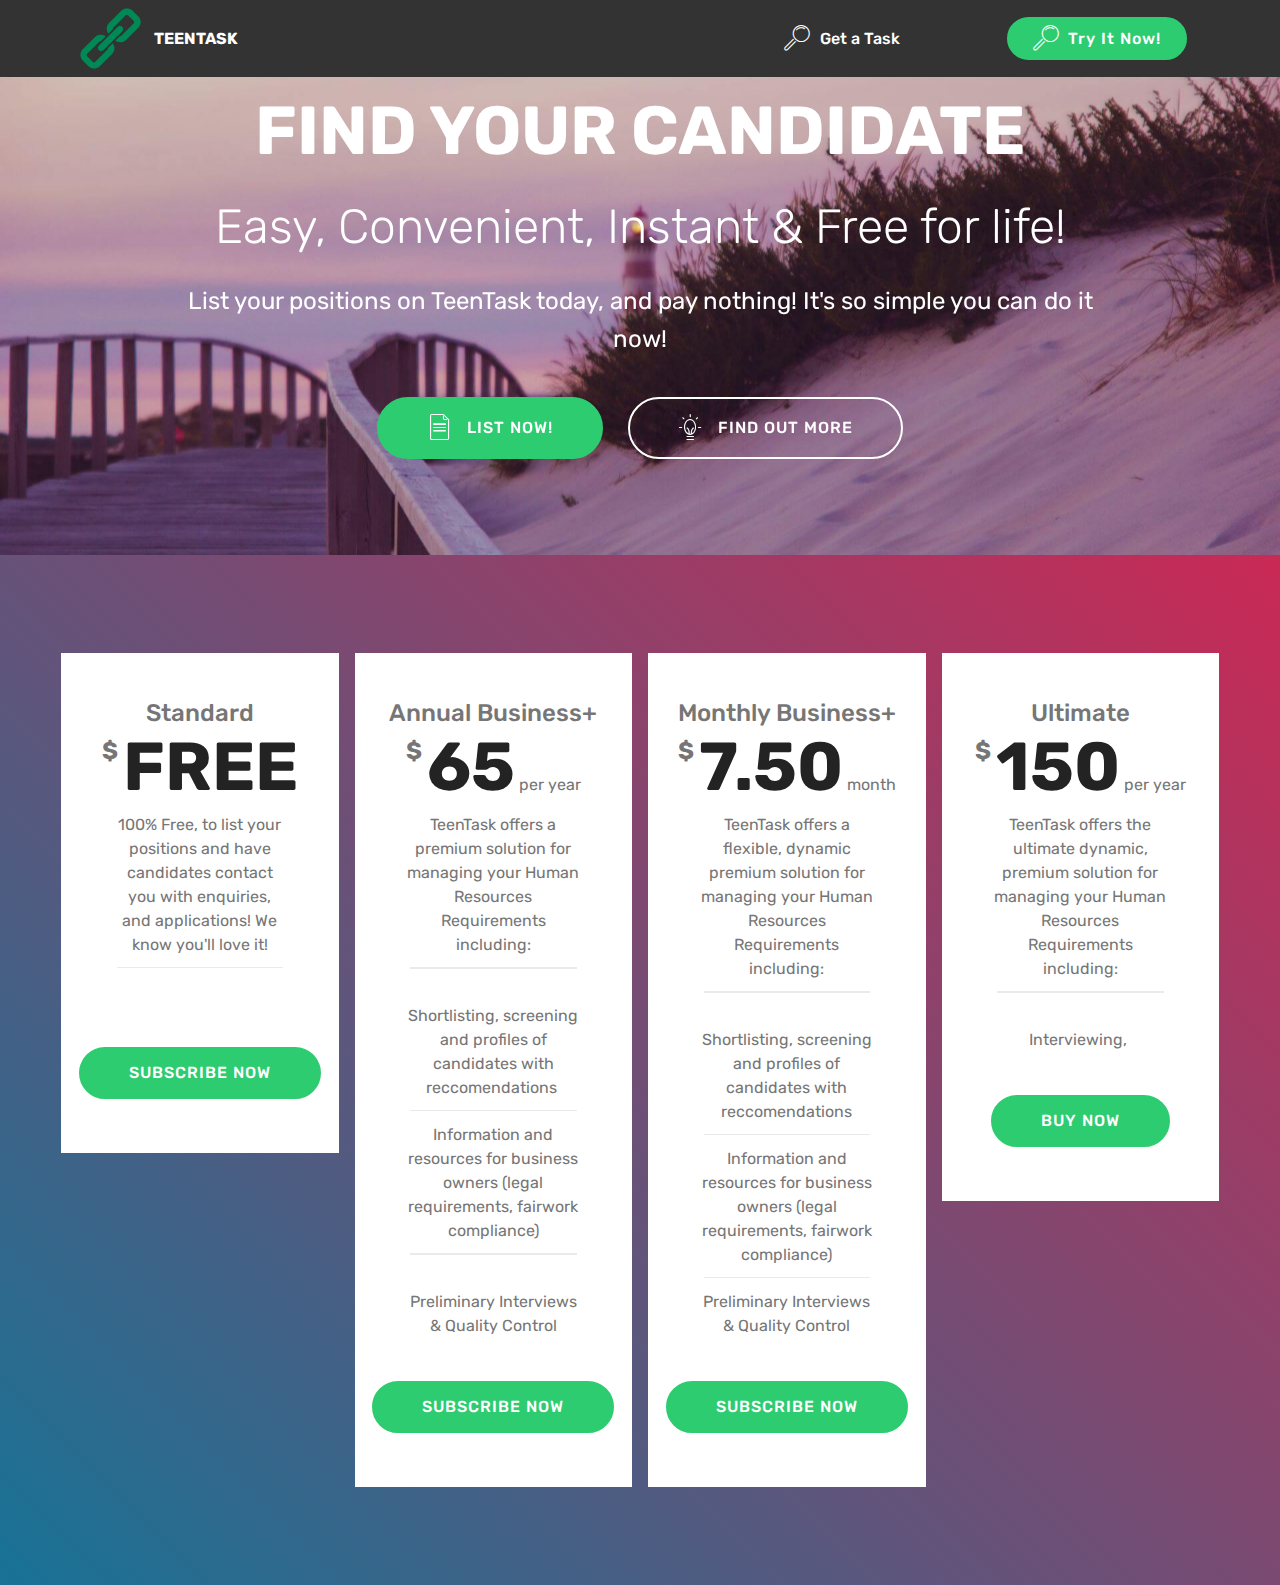
<file: page1.html>
<!DOCTYPE html>
<html >
<head>
  <!-- Site made with Mobirise Website Builder v4.8.7, https://mobirise.com -->
  <meta charset="UTF-8">
  <meta http-equiv="X-UA-Compatible" content="IE=edge">
  <meta name="generator" content="Mobirise v4.8.7, mobirise.com">
  <meta name="viewport" content="width=device-width, initial-scale=1, minimum-scale=1">
  <link rel="shortcut icon" href="assets/images/link-icon-green-122x122.png" type="image/x-icon">
  <meta name="description" content="Site Creator Description">
  <title>For Business</title>
  <link rel="stylesheet" href="assets/web/assets/mobirise-icons/mobirise-icons.css">
  <link rel="stylesheet" href="assets/tether/tether.min.css">
  <link rel="stylesheet" href="assets/bootstrap/css/bootstrap.min.css">
  <link rel="stylesheet" href="assets/bootstrap/css/bootstrap-grid.min.css">
  <link rel="stylesheet" href="assets/bootstrap/css/bootstrap-reboot.min.css">
  <link rel="stylesheet" href="assets/dropdown/css/style.css">
  <link rel="stylesheet" href="assets/theme/css/style.css">
  <link rel="stylesheet" href="assets/mobirise/css/mbr-additional.css" type="text/css">
  
  
  
</head>
<body>
  <section class="menu cid-qTkzRZLJNu" once="menu" id="menu1-5">

    

    <nav class="navbar navbar-expand beta-menu navbar-dropdown align-items-center navbar-fixed-top navbar-toggleable-sm">
        <button class="navbar-toggler navbar-toggler-right" type="button" data-toggle="collapse" data-target="#navbarSupportedContent" aria-controls="navbarSupportedContent" aria-expanded="false" aria-label="Toggle navigation">
            <div class="hamburger">
                <span></span>
                <span></span>
                <span></span>
                <span></span>
            </div>
        </button>
        <div class="menu-logo">
            <div class="navbar-brand">
                <span class="navbar-logo">
                    <a href="inde.html">
                         <img src="assets/images/link-icon-green-122x122.png" alt="Mobirise" title="" style="height: 3.8rem;">
                    </a>
                </span>
                <span class="navbar-caption-wrap"><a class="navbar-caption text-white display-4" href="inde.html">
                        TEENTASK</a></span>
            </div>
        </div>
        <div class="collapse navbar-collapse" id="navbarSupportedContent">
            <ul class="navbar-nav nav-dropdown" data-app-modern-menu="true"><li class="nav-item">
                    <a class="nav-link link text-white display-4" href="inde.html">
                        <span class="mbri-search mbr-iconfont mbr-iconfont-btn"></span>Get a Task &nbsp; &nbsp; &nbsp; &nbsp; &nbsp; &nbsp; &nbsp; &nbsp; &nbsp; &nbsp;&nbsp;</a>
                </li></ul>
            <div class="navbar-buttons mbr-section-btn"><a class="btn btn-sm btn-primary display-4" href="inde.html"><span class="mbri-search mbr-iconfont mbr-iconfont-btn"></span>
                    
                    Try It Now!
                </a></div>
        </div>
    </nav>
</section>

<section class="engine"><a href="https://mobirise.info/t">amp templates</a></section><section class="header1 cid-r8XTwp8b3A mbr-parallax-background" id="header1-8">

    

    

    <div class="container">
        <div class="row justify-content-md-center">
            <div class="mbr-white col-md-10">
                <h1 class="mbr-section-title align-center mbr-bold pb-3 mbr-fonts-style display-1">
                    FIND YOUR CANDIDATE</h1>
                <h3 class="mbr-section-subtitle align-center mbr-light pb-3 mbr-fonts-style display-2">
                    Easy, Convenient, Instant &amp; Free for life!</h3>
                <p class="mbr-text align-center pb-3 mbr-fonts-style display-5">List your positions on TeenTask today, and pay nothing! It's so simple you can do it now!</p>
                <div class="mbr-section-btn align-center"><a class="btn btn-md btn-primary display-4" href="https://mobirise.co">
                        <span class="mbr-iconfont mbri-file"></span>LIST NOW!</a>
                    <a class="btn btn-md btn-white-outline display-4" href="https://mobirise.co">
                        <span class="mbr-iconfont mbri-idea"></span>FIND OUT MORE</a></div>
            </div>
        </div>
    </div>

</section>

<section class="cid-r8XUhiTPYB" id="pricing-tables1-9">

    

    
    <div class="container">
        <div class="media-container-row">

            <div class="plan col-12 mx-2 my-2 justify-content-center col-lg-3">
                <div class="plan-header text-center pt-5">
                    <h3 class="plan-title mbr-fonts-style display-5">
                        Standard</h3>
                    <div class="plan-price">
                        <span class="price-value mbr-fonts-style display-5">
                            $
                        </span>
                        <span class="price-figure mbr-fonts-style display-1">
                              FREE</span>
                        <small class="price-term mbr-fonts-style display-7"></small>
                    </div>
                </div>
                <div class="plan-body pb-5">
                    <div class="plan-list align-center">
                        <ul class="list-group list-group-flush mbr-fonts-style display-7">
                            <li class="list-group-item"><span style="font-size: 1rem;">100% Free, to list your positions and have candidates contact you with enquiries, and applications! We know you'll love it!</span></li><li class="list-group-item"><br></li>
                        </ul>
                    </div>
                    <div class="mbr-section-btn text-center pt-4"><a href="https://mobirise.co" class="btn btn-primary display-4">SUBSCRIBE NOW</a></div>
                </div>
            </div>

            <div class="plan col-12 mx-2 my-2 justify-content-center col-lg-3">
                <div class="plan-header text-center pt-5">
                    <h3 class="plan-title mbr-fonts-style display-5">Annual Business+</h3>
                    <div class="plan-price">
                        <span class="price-value mbr-fonts-style display-5">
                            $
                        </span>
                        <span class="price-figure mbr-fonts-style display-1">
                            65</span>
                        <small class="price-term mbr-fonts-style display-7">per year</small>
                    </div>
                </div>
                <div class="plan-body pb-5">
                    <div class="plan-list align-center">
                        <ul class="list-group list-group-flush mbr-fonts-style display-7">
                            <li class="list-group-item">TeenTask offers a premium solution for managing your Human Resources Requirements including:</li><br><li class="list-group-item"><span style="font-size: 1rem;">Shortlisting, screening and profiles of candidates with reccomendations&nbsp;</span></li><li class="list-group-item">Information and resources for business owners (legal requirements, fairwork compliance)</li><br><li class="list-group-item">Preliminary Interviews &amp; Quality Control</li>
                        </ul>
                    </div>
                    <div class="mbr-section-btn text-center pt-4"><a href="https://mobirise.co" class="btn btn-primary display-4">SUBSCRIBE NOW</a></div>
                </div>
            </div>

            <div class="plan col-12 mx-2 my-2 justify-content-center col-lg-3">
                <div class="plan-header text-center pt-5">
                    <h3 class="plan-title mbr-fonts-style display-5">
                        Monthly Business+</h3>
                    <div class="plan-price">
                        <span class="price-value mbr-fonts-style display-5">
                            $
                        </span>
                        <span class="price-figure mbr-fonts-style display-1">
                            7.50</span>
                        <small class="price-term mbr-fonts-style display-7">
                            month</small>
                    </div>
                </div>
                <div class="plan-body pb-5">
                    <div class="plan-list align-center">
                        <ul class="list-group list-group-flush mbr-fonts-style display-7">
                            <li class="list-group-item"><span style="font-size: 1rem;">TeenTask offers a flexible, dynamic premium solution for managing your Human Resources Requirements including: </span></li><br><li class="list-group-item">Shortlisting, screening and profiles of candidates with reccomendations 
</li><li class="list-group-item">Information and resources for business owners (legal requirements, fairwork compliance)
</li><li class="list-group-item">Preliminary Interviews &amp; Quality Control
</li>
                        </ul>
                    </div>
                    <div class="mbr-section-btn text-center pt-4"><a href="https://mobirise.co" class="btn btn-primary display-4">SUBSCRIBE NOW</a></div>
                </div>
            </div>

            <div class="plan col-12 mx-2 my-2 justify-content-center col-lg-3">
                <div class="plan-header text-center pt-5">
                    <h3 class="plan-title mbr-fonts-style display-5">
                        Ultimate
                    </h3>
                    <div class="plan-price">
                        <span class="price-value mbr-fonts-style display-5">
                            $
                        </span>
                        <span class="price-figure mbr-fonts-style display-1">
                            150</span>
                        <small class="price-term mbr-fonts-style display-7">
                            per year</small>
                    </div>
                </div>
                <div class="plan-body pb-5">
                    <div class="plan-list align-center">
                        <ul class="list-group list-group-flush mbr-fonts-style display-7">
                            <li class="list-group-item"><span style="font-size: 1rem;">TeenTask offers the ultimate dynamic, premium solution for managing your Human Resources Requirements including:</span></li><br><li class="list-group-item"><span style="font-size: 1rem;">Interviewing,&nbsp;</span><br></li>
                        </ul>
                    </div>
                    <div class="mbr-section-btn text-center pt-4">
                        <a href="https://mobirise.co" class="btn btn-primary display-4">BUY NOW</a>
                    </div>
                </div>
            </div>
        </div>
    </div>
</section>


  <script src="assets/web/assets/jquery/jquery.min.js"></script>
  <script src="assets/popper/popper.min.js"></script>
  <script src="assets/tether/tether.min.js"></script>
  <script src="assets/bootstrap/js/bootstrap.min.js"></script>
  <script src="assets/smoothscroll/smooth-scroll.js"></script>
  <script src="assets/dropdown/js/script.min.js"></script>
  <script src="assets/touchswipe/jquery.touch-swipe.min.js"></script>
  <script src="assets/parallax/jarallax.min.js"></script>
  <script src="assets/theme/js/script.js"></script>
  
  
</body>
</html>
</file>
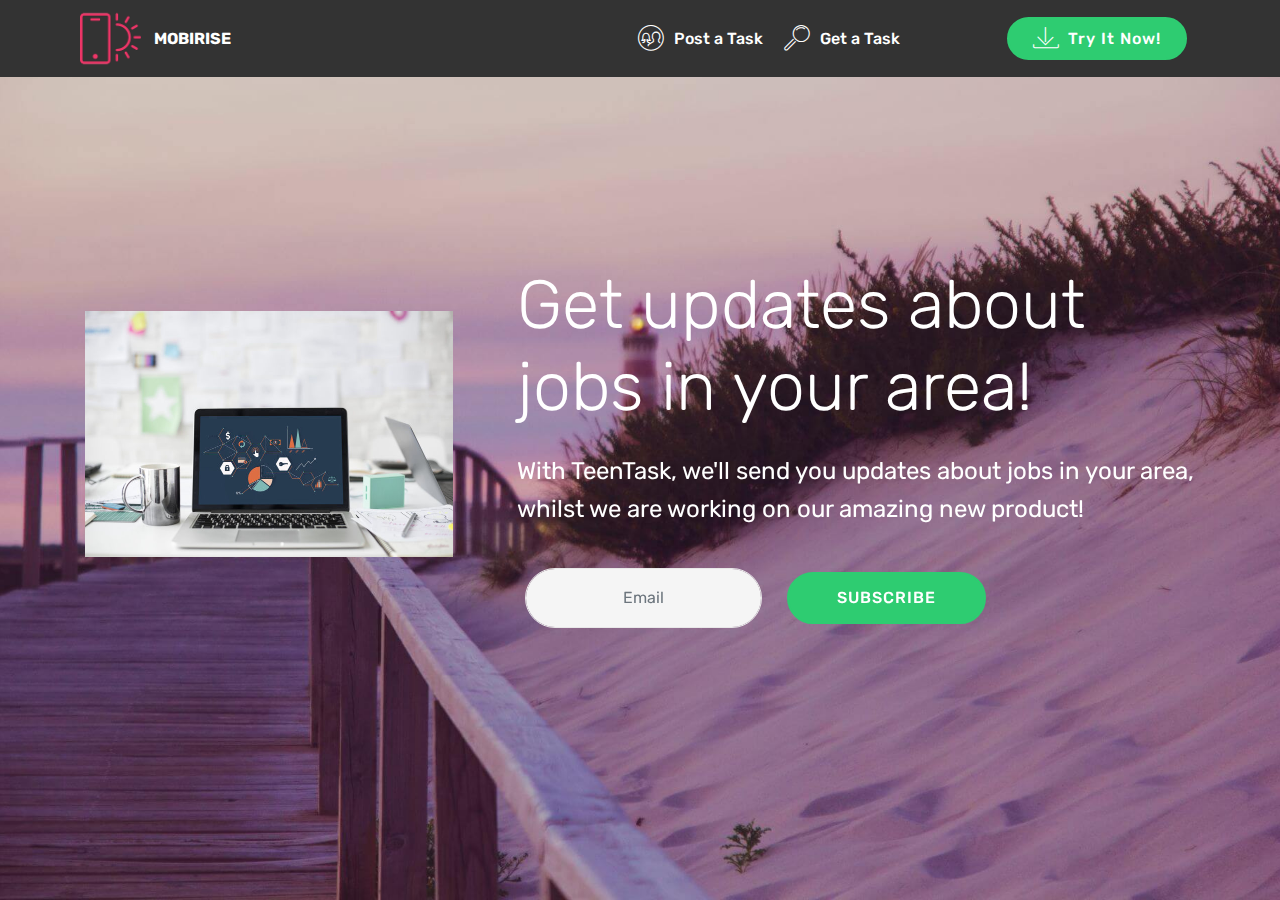
<file: page2.html>
<!DOCTYPE html>
<html >
<head>
  <!-- Site made with Mobirise Website Builder v4.8.7, https://mobirise.com -->
  <meta charset="UTF-8">
  <meta http-equiv="X-UA-Compatible" content="IE=edge">
  <meta name="generator" content="Mobirise v4.8.7, mobirise.com">
  <meta name="viewport" content="width=device-width, initial-scale=1, minimum-scale=1">
  <link rel="shortcut icon" href="assets/images/link-icon-green-122x122.png" type="image/x-icon">
  <meta name="description" content="Web Maker Description">
  <title>For Teens</title>
  <link rel="stylesheet" href="assets/web/assets/mobirise-icons/mobirise-icons.css">
  <link rel="stylesheet" href="assets/tether/tether.min.css">
  <link rel="stylesheet" href="assets/bootstrap/css/bootstrap.min.css">
  <link rel="stylesheet" href="assets/bootstrap/css/bootstrap-grid.min.css">
  <link rel="stylesheet" href="assets/bootstrap/css/bootstrap-reboot.min.css">
  <link rel="stylesheet" href="assets/dropdown/css/style.css">
  <link rel="stylesheet" href="assets/theme/css/style.css">
  <link rel="stylesheet" href="assets/mobirise/css/mbr-additional.css" type="text/css">
  
  
  
</head>
<body>
  <section class="menu cid-qTkzRZLJNu" once="menu" id="menu1-6">

    

    <nav class="navbar navbar-expand beta-menu navbar-dropdown align-items-center navbar-fixed-top navbar-toggleable-sm">
        <button class="navbar-toggler navbar-toggler-right" type="button" data-toggle="collapse" data-target="#navbarSupportedContent" aria-controls="navbarSupportedContent" aria-expanded="false" aria-label="Toggle navigation">
            <div class="hamburger">
                <span></span>
                <span></span>
                <span></span>
                <span></span>
            </div>
        </button>
        <div class="menu-logo">
            <div class="navbar-brand">
                <span class="navbar-logo">
                    <a href="https://mobirise.com">
                         <img src="assets/images/logo2.png" alt="Mobirise" style="height: 3.8rem;">
                    </a>
                </span>
                <span class="navbar-caption-wrap">
                    <a class="navbar-caption text-white display-4" href="https://mobirise.com">
                        MOBIRISE
                    </a>
                </span>
            </div>
        </div>
        <div class="collapse navbar-collapse" id="navbarSupportedContent">
            <ul class="navbar-nav nav-dropdown" data-app-modern-menu="true"><li class="nav-item">
                    <a class="nav-link link text-white display-4" href="page1.html"><span class="mbri-users mbr-iconfont mbr-iconfont-btn"></span>
                        Post a Task</a>
                </li>
                <li class="nav-item">
                    <a class="nav-link link text-white display-4" href="https://mobirise.com">
                        <span class="mbri-search mbr-iconfont mbr-iconfont-btn"></span>Get a Task &nbsp; &nbsp; &nbsp; &nbsp; &nbsp; &nbsp; &nbsp; &nbsp; &nbsp; &nbsp;&nbsp;</a>
                </li></ul>
            <div class="navbar-buttons mbr-section-btn">
                <a class="btn btn-sm btn-primary display-4" href="https://mobirise.com">
                    <span class="mbri-save mbr-iconfont mbr-iconfont-btn "></span>
                    Try It Now!
                </a>
            </div>
        </div>
    </nav>
</section>

<section class="engine"><a href="https://mobirise.info/n">simple site templates</a></section><section class="header14 cid-r8Y9bh3m42 mbr-fullscreen mbr-parallax-background" id="header14-d">

    

    

    <div class="container">
        <div class="media-container-row">

            <div class="mbr-figure" style="width: 60%;">
                <img src="assets/images/mbr-736x491.jpg" alt="Mobirise" title="">
            </div>

            <div class="media-content">
                <h1 class="mbr-section-title pb-3 align-left mbr-white mbr-fonts-style display-1">
                    Get updates about jobs in your area!</h1>
                
                <div class="mbr-section-text  pb-3 ">
                    <p class="mbr-text align-left mbr-white mbr-fonts-style display-5">With TeenTask, we'll send you updates about jobs in your area, whilst we are working on our amazing new product!</p>
                </div>

                <div class="media-container-column" data-form-type="formoid">
                    <div data-form-alert="" hidden="">
                        Thanks for filling out the form!
                    </div>
                    <form class="form-inline" action="https://mobirise.com/" method="post" data-form-title="Mobirise Form">
                        <input type="hidden" value="unTKScht9mzkuB+JlKva47ftUakBYJkX8b4YzvsHvB7ZgB6LKAyCEH8BQIk8m1/UwV6JGzWws7Lrv8qK985VY9/VeUXJyQL1eEFbcrfPR4TcsResEfJLd3O32EJD/Kpc" data-form-email="true">
                        <div class="form-group">
                            <input type="email" class="form-control input-sm input-inverse" name="email" required="" data-form-field="Email" placeholder="Email" id="email-header14-d">
                        </div>
                        <div class="buttons-wrap">
                            <button href="" class="btn btn-primary display-4" type="submit" role="button">SUBSCRIBE</button>
                        </div>
                    </form>
                </div>
            </div>
        </div>
    </div>
</section>


  <script src="assets/web/assets/jquery/jquery.min.js"></script>
  <script src="assets/popper/popper.min.js"></script>
  <script src="assets/tether/tether.min.js"></script>
  <script src="assets/bootstrap/js/bootstrap.min.js"></script>
  <script src="assets/smoothscroll/smooth-scroll.js"></script>
  <script src="assets/dropdown/js/script.min.js"></script>
  <script src="assets/touchswipe/jquery.touch-swipe.min.js"></script>
  <script src="assets/parallax/jarallax.min.js"></script>
  <script src="assets/theme/js/script.js"></script>
  <script src="assets/formoid/formoid.min.js"></script>
  
  
</body>
</html>
</file>
<file: assets/web/assets/mobirise-icons/mobirise-icons.css>
@font-face {
  font-family: 'MobiriseIcons';
  src:  url('mobirise-icons.eot?spat4u');
  src:  url('mobirise-icons.eot?spat4u#iefix') format('embedded-opentype'),
    url('mobirise-icons.ttf?spat4u') format('truetype'),
    url('mobirise-icons.woff?spat4u') format('woff'),
    url('mobirise-icons.svg?spat4u#MobiriseIcons') format('svg');
  font-weight: normal;
  font-style: normal;
}

[class^="mbri-"], [class*=" mbri-"] {
  /* use !important to prevent issues with browser extensions that change fonts */
  font-family: MobiriseIcons !important;
  speak: none;
  font-style: normal;
  font-weight: normal;
  font-variant: normal;
  text-transform: none;
  line-height: 1;

  /* Better Font Rendering =========== */
  -webkit-font-smoothing: antialiased;
  -moz-osx-font-smoothing: grayscale;
}

.mbri-add-submenu:before {
  content: "\e900";
}
.mbri-alert:before {
  content: "\e901";
}
.mbri-align-center:before {
  content: "\e902";
}
.mbri-align-justify:before {
  content: "\e903";
}
.mbri-align-left:before {
  content: "\e904";
}
.mbri-align-right:before {
  content: "\e905";
}
.mbri-android:before {
  content: "\e906";
}
.mbri-apple:before {
  content: "\e907";
}
.mbri-arrow-down:before {
  content: "\e908";
}
.mbri-arrow-next:before {
  content: "\e909";
}
.mbri-arrow-prev:before {
  content: "\e90a";
}
.mbri-arrow-up:before {
  content: "\e90b";
}
.mbri-bold:before {
  content: "\e90c";
}
.mbri-bookmark:before {
  content: "\e90d";
}
.mbri-bootstrap:before {
  content: "\e90e";
}
.mbri-briefcase:before {
  content: "\e90f";
}
.mbri-browse:before {
  content: "\e910";
}
.mbri-bulleted-list:before {
  content: "\e911";
}
.mbri-calendar:before {
  content: "\e912";
}
.mbri-camera:before {
  content: "\e913";
}
.mbri-cart-add:before {
  content: "\e914";
}
.mbri-cart-full:before {
  content: "\e915";
}
.mbri-cash:before {
  content: "\e916";
}
.mbri-change-style:before {
  content: "\e917";
}
.mbri-chat:before {
  content: "\e918";
}
.mbri-clock:before {
  content: "\e919";
}
.mbri-close:before {
  content: "\e91a";
}
.mbri-cloud:before {
  content: "\e91b";
}
.mbri-code:before {
  content: "\e91c";
}
.mbri-contact-form:before {
  content: "\e91d";
}
.mbri-credit-card:before {
  content: "\e91e";
}
.mbri-cursor-click:before {
  content: "\e91f";
}
.mbri-cust-feedback:before {
  content: "\e920";
}
.mbri-database:before {
  content: "\e921";
}
.mbri-delivery:before {
  content: "\e922";
}
.mbri-desktop:before {
  content: "\e923";
}
.mbri-devices:before {
  content: "\e924";
}
.mbri-down:before {
  content: "\e925";
}
.mbri-download:before {
  content: "\e989";
}
.mbri-drag-n-drop:before {
  content: "\e927";
}
.mbri-drag-n-drop2:before {
  content: "\e928";
}
.mbri-edit:before {
  content: "\e929";
}
.mbri-edit2:before {
  content: "\e92a";
}
.mbri-error:before {
  content: "\e92b";
}
.mbri-extension:before {
  content: "\e92c";
}
.mbri-features:before {
  content: "\e92d";
}
.mbri-file:before {
  content: "\e92e";
}
.mbri-flag:before {
  content: "\e92f";
}
.mbri-folder:before {
  content: "\e930";
}
.mbri-gift:before {
  content: "\e931";
}
.mbri-github:before {
  content: "\e932";
}
.mbri-globe:before {
  content: "\e933";
}
.mbri-globe-2:before {
  content: "\e934";
}
.mbri-growing-chart:before {
  content: "\e935";
}
.mbri-hearth:before {
  content: "\e936";
}
.mbri-help:before {
  content: "\e937";
}
.mbri-home:before {
  content: "\e938";
}
.mbri-hot-cup:before {
  content: "\e939";
}
.mbri-idea:before {
  content: "\e93a";
}
.mbri-image-gallery:before {
  content: "\e93b";
}
.mbri-image-slider:before {
  content: "\e93c";
}
.mbri-info:before {
  content: "\e93d";
}
.mbri-italic:before {
  content: "\e93e";
}
.mbri-key:before {
  content: "\e93f";
}
.mbri-laptop:before {
  content: "\e940";
}
.mbri-layers:before {
  content: "\e941";
}
.mbri-left-right:before {
  content: "\e942";
}
.mbri-left:before {
  content: "\e943";
}
.mbri-letter:before {
  content: "\e944";
}
.mbri-like:before {
  content: "\e945";
}
.mbri-link:before {
  content: "\e946";
}
.mbri-lock:before {
  content: "\e947";
}
.mbri-login:before {
  content: "\e948";
}
.mbri-logout:before {
  content: "\e949";
}
.mbri-magic-stick:before {
  content: "\e94a";
}
.mbri-map-pin:before {
  content: "\e94b";
}
.mbri-menu:before {
  content: "\e94c";
}
.mbri-mobile:before {
  content: "\e94d";
}
.mbri-mobile2:before {
  content: "\e94e";
}
.mbri-mobirise:before {
  content: "\e94f";
}
.mbri-more-horizontal:before {
  content: "\e950";
}
.mbri-more-vertical:before {
  content: "\e951";
}
.mbri-music:before {
  content: "\e952";
}
.mbri-new-file:before {
  content: "\e953";
}
.mbri-numbered-list:before {
  content: "\e954";
}
.mbri-opened-folder:before {
  content: "\e955";
}
.mbri-pages:before {
  content: "\e956";
}
.mbri-paper-plane:before {
  content: "\e957";
}
.mbri-paperclip:before {
  content: "\e958";
}
.mbri-photo:before {
  content: "\e959";
}
.mbri-photos:before {
  content: "\e95a";
}
.mbri-pin:before {
  content: "\e95b";
}
.mbri-play:before {
  content: "\e95c";
}
.mbri-plus:before {
  content: "\e95d";
}
.mbri-preview:before {
  content: "\e95e";
}
.mbri-print:before {
  content: "\e95f";
}
.mbri-protect:before {
  content: "\e960";
}
.mbri-question:before {
  content: "\e961";
}
.mbri-quote-left:before {
  content: "\e962";
}
.mbri-quote-right:before {
  content: "\e963";
}
.mbri-refresh:before {
  content: "\e964";
}
.mbri-responsive:before {
  content: "\e965";
}
.mbri-right:before {
  content: "\e966";
}
.mbri-rocket:before {
  content: "\e967";
}
.mbri-sad-face:before {
  content: "\e968";
}
.mbri-sale:before {
  content: "\e969";
}
.mbri-save:before {
  content: "\e96a";
}
.mbri-search:before {
  content: "\e96b";
}
.mbri-setting:before {
  content: "\e96c";
}
.mbri-setting2:before {
  content: "\e96d";
}
.mbri-setting3:before {
  content: "\e96e";
}
.mbri-share:before {
  content: "\e96f";
}
.mbri-shopping-bag:before {
  content: "\e970";
}
.mbri-shopping-basket:before {
  content: "\e971";
}
.mbri-shopping-cart:before {
  content: "\e972";
}
.mbri-sites:before {
  content: "\e973";
}
.mbri-smile-face:before {
  content: "\e974";
}
.mbri-speed:before {
  content: "\e975";
}
.mbri-star:before {
  content: "\e976";
}
.mbri-success:before {
  content: "\e977";
}
.mbri-sun:before {
  content: "\e978";
}
.mbri-sun2:before {
  content: "\e979";
}
.mbri-tablet:before {
  content: "\e97a";
}
.mbri-tablet-vertical:before {
  content: "\e97b";
}
.mbri-target:before {
  content: "\e97c";
}
.mbri-timer:before {
  content: "\e97d";
}
.mbri-to-ftp:before {
  content: "\e97e";
}
.mbri-to-local-drive:before {
  content: "\e97f";
}
.mbri-touch-swipe:before {
  content: "\e980";
}
.mbri-touch:before {
  content: "\e981";
}
.mbri-trash:before {
  content: "\e982";
}
.mbri-underline:before {
  content: "\e983";
}
.mbri-unlink:before {
  content: "\e984";
}
.mbri-unlock:before {
  content: "\e985";
}
.mbri-up-down:before {
  content: "\e986";
}
.mbri-up:before {
  content: "\e987";
}
.mbri-update:before {
  content: "\e988";
}
.mbri-upload:before {
 content: "\e926"; 
}
.mbri-user:before {
  content: "\e98a";
}
.mbri-user2:before {
  content: "\e98b";
}
.mbri-users:before {
  content: "\e98c";
}
.mbri-video:before {
  content: "\e98d";
}
.mbri-video-play:before {
  content: "\e98e";
}
.mbri-watch:before {
  content: "\e98f";
}
.mbri-website-theme:before {
  content: "\e990";
}
.mbri-wifi:before {
  content: "\e991";
}
.mbri-windows:before {
  content: "\e992";
}
.mbri-zoom-out:before {
  content: "\e993";
}
.mbri-redo:before {
  content: "\e994";
}
.mbri-undo:before {
  content: "\e995";
}
</file>
<file: assets/socicon/css/styles.css>
@charset "UTF-8";

@font-face {
  font-family: "socicon";
  src:url("../fonts/socicon.eot");
  src:url("../fonts/socicon.eot?#iefix") format("embedded-opentype"),
    url("../fonts/socicon.woff") format("woff"),
    url("../fonts/socicon.ttf") format("truetype"),
    url("../fonts/socicon.svg#socicon") format("svg");
  font-weight: normal;
  font-style: normal;

}

[data-icon]:before {
  font-family: "socicon" !important;
  content: attr(data-icon);
  font-style: normal !important;
  font-weight: normal !important;
  font-variant: normal !important;
  text-transform: none !important;
  speak: none;
  line-height: 1;
  -webkit-font-smoothing: antialiased;
  -moz-osx-font-smoothing: grayscale;
}

[class^="socicon-"]:before,
[class*=" socicon-"]:before {
  font-family: "socicon" !important;
  font-style: normal !important;
  font-weight: normal !important;
  font-variant: normal !important;
  text-transform: none !important;
  speak: none;
  line-height: 1;
  -webkit-font-smoothing: antialiased;
  -moz-osx-font-smoothing: grayscale;
}

.socicon-modelmayhem:before {
  content: "\e000";
}
.socicon-mixcloud:before {
  content: "\e001";
}
.socicon-drupal:before {
  content: "\e002";
}
.socicon-swarm:before {
  content: "\e003";
}
.socicon-istock:before {
  content: "\e004";
}
.socicon-yammer:before {
  content: "\e005";
}
.socicon-ello:before {
  content: "\e006";
}
.socicon-stackoverflow:before {
  content: "\e007";
}
.socicon-persona:before {
  content: "\e008";
}
.socicon-triplej:before {
  content: "\e009";
}
.socicon-houzz:before {
  content: "\e00a";
}
.socicon-rss:before {
  content: "\e00b";
}
.socicon-paypal:before {
  content: "\e00c";
}
.socicon-odnoklassniki:before {
  content: "\e00d";
}
.socicon-airbnb:before {
  content: "\e00e";
}
.socicon-periscope:before {
  content: "\e00f";
}
.socicon-outlook:before {
  content: "\e010";
}
.socicon-coderwall:before {
  content: "\e011";
}
.socicon-tripadvisor:before {
  content: "\e012";
}
.socicon-appnet:before {
  content: "\e013";
}
.socicon-goodreads:before {
  content: "\e014";
}
.socicon-tripit:before {
  content: "\e015";
}
.socicon-lanyrd:before {
  content: "\e016";
}
.socicon-slideshare:before {
  content: "\e017";
}
.socicon-buffer:before {
  content: "\e018";
}
.socicon-disqus:before {
  content: "\e019";
}
.socicon-vkontakte:before {
  content: "\e01a";
}
.socicon-whatsapp:before {
  content: "\e01b";
}
.socicon-patreon:before {
  content: "\e01c";
}
.socicon-storehouse:before {
  content: "\e01d";
}
.socicon-pocket:before {
  content: "\e01e";
}
.socicon-mail:before {
  content: "\e01f";
}
.socicon-blogger:before {
  content: "\e020";
}
.socicon-technorati:before {
  content: "\e021";
}
.socicon-reddit:before {
  content: "\e022";
}
.socicon-dribbble:before {
  content: "\e023";
}
.socicon-stumbleupon:before {
  content: "\e024";
}
.socicon-digg:before {
  content: "\e025";
}
.socicon-envato:before {
  content: "\e026";
}
.socicon-behance:before {
  content: "\e027";
}
.socicon-delicious:before {
  content: "\e028";
}
.socicon-deviantart:before {
  content: "\e029";
}
.socicon-forrst:before {
  content: "\e02a";
}
.socicon-play:before {
  content: "\e02b";
}
.socicon-zerply:before {
  content: "\e02c";
}
.socicon-wikipedia:before {
  content: "\e02d";
}
.socicon-apple:before {
  content: "\e02e";
}
.socicon-flattr:before {
  content: "\e02f";
}
.socicon-github:before {
  content: "\e030";
}
.socicon-renren:before {
  content: "\e031";
}
.socicon-friendfeed:before {
  content: "\e032";
}
.socicon-newsvine:before {
  content: "\e033";
}
.socicon-identica:before {
  content: "\e034";
}
.socicon-bebo:before {
  content: "\e035";
}
.socicon-zynga:before {
  content: "\e036";
}
.socicon-steam:before {
  content: "\e037";
}
.socicon-xbox:before {
  content: "\e038";
}
.socicon-windows:before {
  content: "\e039";
}
.socicon-qq:before {
  content: "\e03a";
}
.socicon-douban:before {
  content: "\e03b";
}
.socicon-meetup:before {
  content: "\e03c";
}
.socicon-playstation:before {
  content: "\e03d";
}
.socicon-android:before {
  content: "\e03e";
}
.socicon-snapchat:before {
  content: "\e03f";
}
.socicon-twitter:before {
  content: "\e040";
}
.socicon-facebook:before {
  content: "\e041";
}
.socicon-googleplus:before {
  content: "\e042";
}
.socicon-pinterest:before {
  content: "\e043";
}
.socicon-foursquare:before {
  content: "\e044";
}
.socicon-yahoo:before {
  content: "\e045";
}
.socicon-skype:before {
  content: "\e046";
}
.socicon-yelp:before {
  content: "\e047";
}
.socicon-feedburner:before {
  content: "\e048";
}
.socicon-linkedin:before {
  content: "\e049";
}
.socicon-viadeo:before {
  content: "\e04a";
}
.socicon-xing:before {
  content: "\e04b";
}
.socicon-myspace:before {
  content: "\e04c";
}
.socicon-soundcloud:before {
  content: "\e04d";
}
.socicon-spotify:before {
  content: "\e04e";
}
.socicon-grooveshark:before {
  content: "\e04f";
}
.socicon-lastfm:before {
  content: "\e050";
}
.socicon-youtube:before {
  content: "\e051";
}
.socicon-vimeo:before {
  content: "\e052";
}
.socicon-dailymotion:before {
  content: "\e053";
}
.socicon-vine:before {
  content: "\e054";
}
.socicon-flickr:before {
  content: "\e055";
}
.socicon-500px:before {
  content: "\e056";
}
.socicon-wordpress:before {
  content: "\e058";
}
.socicon-tumblr:before {
  content: "\e059";
}
.socicon-twitch:before {
  content: "\e05a";
}
.socicon-8tracks:before {
  content: "\e05b";
}
.socicon-amazon:before {
  content: "\e05c";
}
.socicon-icq:before {
  content: "\e05d";
}
.socicon-smugmug:before {
  content: "\e05e";
}
.socicon-ravelry:before {
  content: "\e05f";
}
.socicon-weibo:before {
  content: "\e060";
}
.socicon-baidu:before {
  content: "\e061";
}
.socicon-angellist:before {
  content: "\e062";
}
.socicon-ebay:before {
  content: "\e063";
}
.socicon-imdb:before {
  content: "\e064";
}
.socicon-stayfriends:before {
  content: "\e065";
}
.socicon-residentadvisor:before {
  content: "\e066";
}
.socicon-google:before {
  content: "\e067";
}
.socicon-yandex:before {
  content: "\e068";
}
.socicon-sharethis:before {
  content: "\e069";
}
.socicon-bandcamp:before {
  content: "\e06a";
}
.socicon-itunes:before {
  content: "\e06b";
}
.socicon-deezer:before {
  content: "\e06c";
}
.socicon-telegram:before {
  content: "\e06e";
}
.socicon-openid:before {
  content: "\e06f";
}
.socicon-amplement:before {
  content: "\e070";
}
.socicon-viber:before {
  content: "\e071";
}
.socicon-zomato:before {
  content: "\e072";
}
.socicon-draugiem:before {
  content: "\e074";
}
.socicon-endomodo:before {
  content: "\e075";
}
.socicon-filmweb:before {
  content: "\e076";
}
.socicon-stackexchange:before {
  content: "\e077";
}
.socicon-wykop:before {
  content: "\e078";
}
.socicon-teamspeak:before {
  content: "\e079";
}
.socicon-teamviewer:before {
  content: "\e07a";
}
.socicon-ventrilo:before {
  content: "\e07b";
}
.socicon-younow:before {
  content: "\e07c";
}
.socicon-raidcall:before {
  content: "\e07d";
}
.socicon-mumble:before {
  content: "\e07e";
}
.socicon-medium:before {
  content: "\e06d";
}
.socicon-bebee:before {
  content: "\e07f";
}
.socicon-hitbox:before {
  content: "\e080";
}
.socicon-reverbnation:before {
  content: "\e081";
}
.socicon-formulr:before {
  content: "\e082";
}
.socicon-instagram:before {
  content: "\e057";
}
.socicon-battlenet:before {
  content: "\e083";
}
.socicon-chrome:before {
  content: "\e084";
}
.socicon-discord:before {
  content: "\e086";
}
.socicon-issuu:before {
  content: "\e087";
}
.socicon-macos:before {
  content: "\e088";
}
.socicon-firefox:before {
  content: "\e089";
}
.socicon-opera:before {
  content: "\e08d";
}
.socicon-keybase:before {
  content: "\e090";
}
.socicon-alliance:before {
  content: "\e091";
}
.socicon-livejournal:before {
  content: "\e092";
}
.socicon-googlephotos:before {
  content: "\e093";
}
.socicon-horde:before {
  content: "\e094";
}
.socicon-etsy:before {
  content: "\e095";
}
.socicon-zapier:before {
  content: "\e096";
}
.socicon-google-scholar:before {
  content: "\e097";
}
.socicon-researchgate:before {
  content: "\e098";
}
.socicon-wechat:before {
  content: "\e099";
}
.socicon-strava:before {
  content: "\e09a";
}
.socicon-line:before {
  content: "\e09b";
}
.socicon-lyft:before {
  content: "\e09c";
}
.socicon-uber:before {
  content: "\e09d";
}
.socicon-songkick:before {
  content: "\e09e";
}
.socicon-viewbug:before {
  content: "\e09f";
}
.socicon-googlegroups:before {
  content: "\e0a0";
}
.socicon-quora:before {
  content: "\e073";
}
.socicon-diablo:before {
  content: "\e085";
}
.socicon-blizzard:before {
  content: "\e0a1";
}
.socicon-hearthstone:before {
  content: "\e08b";
}
.socicon-heroes:before {
  content: "\e08a";
}
.socicon-overwatch:before {
  content: "\e08c";
}
.socicon-warcraft:before {
  content: "\e08e";
}
.socicon-starcraft:before {
  content: "\e08f";
}
.socicon-beam:before {
  content: "\e0a2";
}
.socicon-curse:before {
  content: "\e0a3";
}
.socicon-player:before {
  content: "\e0a4";
}
.socicon-streamjar:before {
  content: "\e0a5";
}
.socicon-nintendo:before {
  content: "\e0a6";
}
.socicon-hellocoton:before {
  content: "\e0a7";
}
</file>
<file: assets/dropdown/css/style.css>
.navbar-dropdown {
  left: 0;
  padding: 0;
  position: absolute;
  right: 0;
  top: 0;
  transition: all 0.45s ease;
  z-index: 1030;
  background: #282828; }
  .navbar-dropdown .navbar-logo {
    margin-right: 0.8rem;
    transition: margin 0.3s ease-in-out;
    vertical-align: middle; }
    .navbar-dropdown .navbar-logo img {
      height: 3.125rem;
      transition: all 0.3s ease-in-out; }
    .navbar-dropdown .navbar-logo.mbr-iconfont {
      font-size: 3.125rem;
      line-height: 3.125rem; }
  .navbar-dropdown .navbar-caption {
    font-weight: 700;
    white-space: normal;
    vertical-align: -4px;
    line-height: 3.125rem !important; }
    .navbar-dropdown .navbar-caption, .navbar-dropdown .navbar-caption:hover {
      color: inherit;
      text-decoration: none; }
  .navbar-dropdown .mbr-iconfont + .navbar-caption {
    vertical-align: -1px; }
  .navbar-dropdown.navbar-fixed-top {
    position: fixed; }
  .navbar-dropdown .navbar-brand span {
    vertical-align: -4px; }
  .navbar-dropdown.bg-color.transparent {
    background: none; }
  .navbar-dropdown.navbar-short .navbar-brand {
    padding: 0.625rem 0; }
    .navbar-dropdown.navbar-short .navbar-brand span {
      vertical-align: -1px; }
  .navbar-dropdown.navbar-short .navbar-caption {
    line-height: 2.375rem !important;
    vertical-align: -2px; }
  .navbar-dropdown.navbar-short .navbar-logo {
    margin-right: 0.5rem; }
    .navbar-dropdown.navbar-short .navbar-logo img {
      height: 2.375rem; }
    .navbar-dropdown.navbar-short .navbar-logo.mbr-iconfont {
      font-size: 2.375rem;
      line-height: 2.375rem; }
  .navbar-dropdown.navbar-short .mbr-table-cell {
    height: 3.625rem; }
  .navbar-dropdown .navbar-close {
    left: 0.6875rem;
    position: fixed;
    top: 0.75rem;
    z-index: 1000; }
  .navbar-dropdown .hamburger-icon {
    content: "";
    display: inline-block;
    vertical-align: middle;
    width: 16px;
    -webkit-box-shadow: 0 -6px 0 1px #282828,0 0 0 1px #282828,0 6px 0 1px #282828;
    -moz-box-shadow: 0 -6px 0 1px #282828,0 0 0 1px #282828,0 6px 0 1px #282828;
    box-shadow: 0 -6px 0 1px #282828,0 0 0 1px #282828,0 6px 0 1px #282828; }

.dropdown-menu .dropdown-toggle[data-toggle="dropdown-submenu"]::after {
  border-bottom: 0.35em solid transparent;
  border-left: 0.35em solid;
  border-right: 0;
  border-top: 0.35em solid transparent;
  margin-left: 0.3rem; }

.dropdown-menu .dropdown-item:focus {
  outline: 0; }

.nav-dropdown {
  font-size: 0.75rem;
  font-weight: 500;
  height: auto !important; }
  .nav-dropdown .nav-btn {
    padding-left: 1rem; }
  .nav-dropdown .link {
    margin: .667em 1.667em;
    font-weight: 500;
    padding: 0;
    transition: color .2s ease-in-out; }
    .nav-dropdown .link.dropdown-toggle {
      margin-right: 2.583em; }
      .nav-dropdown .link.dropdown-toggle::after {
        margin-left: .25rem;
        border-top: 0.35em solid;
        border-right: 0.35em solid transparent;
        border-left: 0.35em solid transparent;
        border-bottom: 0; }
      .nav-dropdown .link.dropdown-toggle[aria-expanded="true"] {
        margin: 0;
        padding: 0.667em 3.263em  0.667em 1.667em; }
  .nav-dropdown .link::after,
  .nav-dropdown .dropdown-item::after {
    color: inherit; }
  .nav-dropdown .btn {
    font-size: 0.75rem;
    font-weight: 700;
    letter-spacing: 0;
    margin-bottom: 0;
    padding-left: 1.25rem;
    padding-right: 1.25rem; }
  .nav-dropdown .dropdown-menu {
    border-radius: 0;
    border: 0;
    left: 0;
    margin: 0;
    padding-bottom: 1.25rem;
    padding-top: 1.25rem;
    position: relative; }
  .nav-dropdown .dropdown-submenu {
    margin-left: 0.125rem;
    top: 0; }
  .nav-dropdown .dropdown-item {
    font-weight: 500;
    line-height: 2;
    padding: 0.3846em 4.615em 0.3846em 1.5385em;
    position: relative;
    transition: color .2s ease-in-out, background-color .2s ease-in-out; }
    .nav-dropdown .dropdown-item::after {
      margin-top: -0.3077em;
      position: absolute;
      right: 1.1538em;
      top: 50%; }
    .nav-dropdown .dropdown-item:focus, .nav-dropdown .dropdown-item:hover {
      background: none; }

@media (max-width: 767px) {
  .nav-dropdown.navbar-toggleable-sm {
    bottom: 0;
    display: none;
    left: 0;
    overflow-x: hidden;
    position: fixed;
    top: 0;
    transform: translateX(-100%);
    -ms-transform: translateX(-100%);
    -webkit-transform: translateX(-100%);
    width: 18.75rem;
    z-index: 999; } }
.nav-dropdown.navbar-toggleable-xl {
  bottom: 0;
  display: none;
  left: 0;
  overflow-x: hidden;
  position: fixed;
  top: 0;
  transform: translateX(-100%);
  -ms-transform: translateX(-100%);
  -webkit-transform: translateX(-100%);
  width: 18.75rem;
  z-index: 999; }

.nav-dropdown-sm {
  display: block !important;
  overflow-x: hidden;
  overflow: auto;
  padding-top: 3.875rem; }
  .nav-dropdown-sm::after {
    content: "";
    display: block;
    height: 3rem;
    width: 100%; }
  .nav-dropdown-sm.collapse.in ~ .navbar-close {
    display: block !important; }
  .nav-dropdown-sm.collapsing, .nav-dropdown-sm.collapse.in {
    transform: translateX(0);
    -ms-transform: translateX(0);
    -webkit-transform: translateX(0);
    transition: all 0.25s ease-out;
    -webkit-transition: all 0.25s ease-out;
    background: #282828; }
  .nav-dropdown-sm.collapsing[aria-expanded="false"] {
    transform: translateX(-100%);
    -ms-transform: translateX(-100%);
    -webkit-transform: translateX(-100%); }
  .nav-dropdown-sm .nav-item {
    display: block;
    margin-left: 0 !important;
    padding-left: 0; }
  .nav-dropdown-sm .link,
  .nav-dropdown-sm .dropdown-item {
    border-top: 1px dotted rgba(255, 255, 255, 0.1);
    font-size: 0.8125rem;
    line-height: 1.6;
    margin: 0 !important;
    padding: 0.875rem 2.4rem 0.875rem 1.5625rem !important;
    position: relative;
    white-space: normal; }
    .nav-dropdown-sm .link:focus, .nav-dropdown-sm .link:hover,
    .nav-dropdown-sm .dropdown-item:focus,
    .nav-dropdown-sm .dropdown-item:hover {
      background: rgba(0, 0, 0, 0.2) !important;
      color: #c0a375; }
  .nav-dropdown-sm .nav-btn {
    position: relative;
    padding: 1.5625rem 1.5625rem 0 1.5625rem; }
    .nav-dropdown-sm .nav-btn::before {
      border-top: 1px dotted rgba(255, 255, 255, 0.1);
      content: "";
      left: 0;
      position: absolute;
      top: 0;
      width: 100%; }
    .nav-dropdown-sm .nav-btn + .nav-btn {
      padding-top: 0.625rem; }
      .nav-dropdown-sm .nav-btn + .nav-btn::before {
        display: none; }
  .nav-dropdown-sm .btn {
    padding: 0.625rem 0; }
  .nav-dropdown-sm .dropdown-toggle[data-toggle="dropdown-submenu"]::after {
    margin-left: .25rem;
    border-top: 0.35em solid;
    border-right: 0.35em solid transparent;
    border-left: 0.35em solid transparent;
    border-bottom: 0; }
  .nav-dropdown-sm .dropdown-toggle[data-toggle="dropdown-submenu"][aria-expanded="true"]::after {
    border-top: 0;
    border-right: 0.35em solid transparent;
    border-left: 0.35em solid transparent;
    border-bottom: 0.35em solid; }
  .nav-dropdown-sm .dropdown-menu {
    margin: 0;
    padding: 0;
    position: relative;
    top: 0;
    left: 0;
    width: 100%;
    border: 0;
    float: none;
    border-radius: 0;
    background: none; }
  .nav-dropdown-sm .dropdown-submenu {
    left: 100%;
    margin-left: 0.125rem;
    margin-top: -1.25rem;
    top: 0; }

.navbar-toggleable-sm .nav-dropdown .dropdown-menu {
  position: absolute; }

.navbar-toggleable-sm .nav-dropdown .dropdown-submenu {
  left: 100%;
  margin-left: 0.125rem;
  margin-top: -1.25rem;
  top: 0; }

.navbar-toggleable-sm.opened .nav-dropdown .dropdown-menu {
  position: relative; }

.navbar-toggleable-sm.opened .nav-dropdown .dropdown-submenu {
  left: 0;
  margin-left: 00rem;
  margin-top: 0rem;
  top: 0; }

.is-builder .nav-dropdown.collapsing {
  transition: none !important; }

/*# sourceMappingURL=style.css.map */
</file>
<file: assets/theme/css/style.css>
/*!
 * Mobirise v4 theme (https://mobirise.com/)
 * Copyright 2017 Mobirise
 */
section {
  background-color: #eeeeee; }

section,
.container,
.container-fluid {
  position: relative;
  word-wrap: break-word; }

a.mbr-iconfont:hover {
  text-decoration: none; }

.article .lead p, .article .lead ul, .article .lead ol, .article .lead pre, .article .lead blockquote {
  margin-bottom: 0; }

a {
  font-style: normal;
  font-weight: 400;
  cursor: pointer; }
  a, a:hover {
    text-decoration: none; }

figure {
  margin-bottom: 0; }

body {
  color: #232323; }

h1, h2, h3, h4, h5, h6,
.h1, .h2, .h3, .h4, .h5, .h6,
.display-1, .display-2, .display-3, .display-4 {
  line-height: 1;
  word-break: break-word;
  word-wrap: break-word; }

b, strong {
  font-weight: bold; }

blockquote {
  padding: 10px 0 10px 20px;
  position: relative;
  border-left: 2px solid;
  border-color: #ff3366; }

input:-webkit-autofill, input:-webkit-autofill:hover, input:-webkit-autofill:focus, input:-webkit-autofill:active {
  transition-delay: 9999s;
  transition-property: background-color, color; }

textarea[type="hidden"] {
  display: none; }

body {
  position: relative; }

section {
  background-position: 50% 50%;
  background-repeat: no-repeat;
  background-size: cover; }
  section .mbr-background-video,
  section .mbr-background-video-preview {
    position: absolute;
    bottom: 0;
    left: 0;
    right: 0;
    top: 0; }

.hidden {
  visibility: hidden; }

.mbr-z-index20 {
  z-index: 20; }

/*! Base colors */
.mbr-white {
  color: #ffffff; }

.mbr-black {
  color: #000000; }

.mbr-bg-white {
  background-color: #ffffff; }

.mbr-bg-black {
  background-color: #000000; }

/*! Text-aligns */
.align-left {
  text-align: left; }

.align-center {
  text-align: center; }

.align-right {
  text-align: right; }

@media (max-width: 767px) {
  .align-left, .align-center, .align-right, .mbr-section-btn, .mbr-section-title {
    text-align: center; } }
/*! Font-weight  */
.mbr-light {
  font-weight: 300; }

.mbr-regular {
  font-weight: 400; }

.mbr-semibold {
  font-weight: 500; }

.mbr-bold {
  font-weight: 700; }

/*! Media  */
.media-size-item {
  -webkit-flex: 1 1 auto;
  -moz-flex: 1 1 auto;
  -ms-flex: 1 1 auto;
  -o-flex: 1 1 auto;
  flex: 1 1 auto; }

.media-content {
  -webkit-flex-basis: 100%;
  flex-basis: 100%; }

.media-container-row {
  display: -ms-flexbox;
  display: -webkit-flex;
  display: flex;
  -webkit-flex-direction: row;
  -ms-flex-direction: row;
  flex-direction: row;
  -webkit-flex-wrap: wrap;
  -ms-flex-wrap: wrap;
  flex-wrap: wrap;
  -webkit-justify-content: center;
  -ms-flex-pack: center;
  justify-content: center;
  -webkit-align-content: center;
  -ms-flex-line-pack: center;
  align-content: center;
  -webkit-align-items: start;
  -ms-flex-align: start;
  align-items: start; }
  .media-container-row .media-size-item {
    width: 400px; }

.media-container-column {
  display: -ms-flexbox;
  display: -webkit-flex;
  display: flex;
  -webkit-flex-direction: column;
  -ms-flex-direction: column;
  flex-direction: column;
  -webkit-flex-wrap: wrap;
  -ms-flex-wrap: wrap;
  flex-wrap: wrap;
  -webkit-justify-content: center;
  -ms-flex-pack: center;
  justify-content: center;
  -webkit-align-content: center;
  -ms-flex-line-pack: center;
  align-content: center;
  -webkit-align-items: stretch;
  -ms-flex-align: stretch;
  align-items: stretch; }
  .media-container-column > * {
    width: 100%; }

@media (min-width: 992px) {
  .media-container-row {
    -webkit-flex-wrap: nowrap;
    -ms-flex-wrap: nowrap;
    flex-wrap: nowrap; } }
figure {
  overflow: hidden; }

figure[mbr-media-size] {
  transition: width 0.1s; }

.mbr-figure img, .mbr-figure iframe {
  display: block;
  width: 100%; }

.card {
  background-color: transparent;
  border: none; }

.card-img {
  text-align: center;
  flex-shrink: 0;
  -webkit-flex-shrink: 0; }

.media {
  max-width: 100%;
  margin: 0 auto; }

.mbr-figure {
  -ms-flex-item-align: center;
  -ms-grid-row-align: center;
  -webkit-align-self: center;
  align-self: center; }

.media-container > div {
  max-width: 100%; }

.mbr-figure img, .card-img img {
  width: 100%; }

@media (max-width: 991px) {
  .media-size-item {
    width: auto !important; }

  .media {
    width: auto; }

  .mbr-figure {
    width: 100% !important; } }
/*! Buttons */
.mbr-section-btn {
  margin-left: -.25rem;
  margin-right: -.25rem;
  font-size: 0; }

nav .mbr-section-btn {
  margin-left: 0rem;
  margin-right: 0rem; }

/*! Btn icon margin */
.btn .mbr-iconfont, .btn.btn-sm .mbr-iconfont {
  cursor: pointer;
  margin-right: 0.5rem; }

.btn.btn-md .mbr-iconfont, .btn.btn-md .mbr-iconfont {
  margin-right: 0.8rem; }

.mbr-regular {
  font-weight: 400; }

.mbr-semibold {
  font-weight: 500; }

.mbr-bold {
  font-weight: 700; }

[type="submit"] {
  -webkit-appearance: none; }

/*! Full-screen */
.mbr-fullscreen .mbr-overlay {
  min-height: 100vh; }

.mbr-fullscreen {
  display: flex;
  display: -webkit-flex;
  display: -moz-flex;
  display: -ms-flex;
  display: -o-flex;
  align-items: center;
  -webkit-align-items: center;
  min-height: 100vh;
  padding-top: 3rem;
  padding-bottom: 3rem; }

/*! Map */
.map {
  height: 25rem;
  position: relative; }
  .map iframe {
    width: 100%;
    height: 100%; }

/* Form */
.form-asterisk {
  font-family: initial;
  position: absolute;
  top: -2px;
  font-weight: normal; }

/*! Scroll to top arrow */
.mbr-arrow-up {
  bottom: 25px;
  right: 90px;
  position: fixed;
  text-align: right;
  z-index: 5000;
  color: #ffffff;
  font-size: 32px;
  transform: rotate(180deg);
  -webkit-transform: rotate(180deg); }

.mbr-arrow-up a {
  background: rgba(0, 0, 0, 0.2);
  border-radius: 3px;
  color: #fff;
  display: inline-block;
  height: 60px;
  width: 60px;
  outline-style: none !important;
  position: relative;
  text-decoration: none;
  transition: all .3s ease-in-out;
  cursor: pointer;
  text-align: center; }
  .mbr-arrow-up a:hover {
    background-color: rgba(0, 0, 0, 0.4); }
  .mbr-arrow-up a i {
    line-height: 60px; }

.mbr-arrow-up-icon {
  display: block;
  color: #fff; }

.mbr-arrow-up-icon::before {
  content: "\203a";
  display: inline-block;
  font-family: serif;
  font-size: 32px;
  line-height: 1;
  font-style: normal;
  position: relative;
  top: 6px;
  left: -4px;
  -webkit-transform: rotate(-90deg);
  transform: rotate(-90deg); }

/*! Arrow Down */
.mbr-arrow {
  position: absolute;
  bottom: 45px;
  left: 50%;
  width: 60px;
  height: 60px;
  cursor: pointer;
  background-color: rgba(80, 80, 80, 0.5);
  border-radius: 50%;
  -webkit-transform: translateX(-50%);
  transform: translateX(-50%); }
  .mbr-arrow > a {
    display: inline-block;
    text-decoration: none;
    outline-style: none;
    -webkit-animation: arrowdown 1.7s ease-in-out infinite;
    animation: arrowdown 1.7s ease-in-out infinite; }
    .mbr-arrow > a > i {
      position: absolute;
      top: -2px;
      left: 15px;
      font-size: 2rem; }

@keyframes arrowdown {
  0% {
    transform: translateY(0px);
    -webkit-transform: translateY(0px); }
  50% {
    transform: translateY(-5px);
    -webkit-transform: translateY(-5px); }
  100% {
    transform: translateY(0px);
    -webkit-transform: translateY(0px); } }
@-webkit-keyframes arrowdown {
  0% {
    transform: translateY(0px);
    -webkit-transform: translateY(0px); }
  50% {
    transform: translateY(-5px);
    -webkit-transform: translateY(-5px); }
  100% {
    transform: translateY(0px);
    -webkit-transform: translateY(0px); } }
@media (max-width: 500px) {
  .mbr-arrow-up {
    left: 50%;
    right: auto;
    transform: translateX(-50%) rotate(180deg);
    -webkit-transform: translateX(-50%) rotate(180deg); } }
/*Gradients animation*/
@keyframes gradient-animation {
  from {
    background-position: 0% 100%;
    animation-timing-function: ease-in-out; }
  to {
    background-position: 100% 0%;
    animation-timing-function: ease-in-out; } }
@-webkit-keyframes gradient-animation {
  from {
    background-position: 0% 100%;
    animation-timing-function: ease-in-out; }
  to {
    background-position: 100% 0%;
    animation-timing-function: ease-in-out; } }
.bg-gradient {
  background-size: 200% 200%;
  animation: gradient-animation 5s infinite alternate;
  -webkit-animation: gradient-animation 5s infinite alternate; }

.menu .navbar-brand {
  display: -webkit-flex; }
  .menu .navbar-brand span {
    display: flex;
    display: -webkit-flex; }
  .menu .navbar-brand .navbar-caption-wrap {
    display: -webkit-flex; }
  .menu .navbar-brand .navbar-logo img {
    display: -webkit-flex; }
@media (min-width: 768px) and (max-width: 991px) {
  .menu .navbar-toggleable-sm .navbar-nav {
    display: -webkit-box;
    display: -webkit-flex;
    display: -ms-flexbox; } }
@media (min-width: 992px) {
  .menu .navbar-nav.nav-dropdown {
    display: -webkit-flex; }
  .menu .navbar-toggleable-sm .navbar-collapse {
    display: -webkit-flex !important; } }
@media (max-width: 767px) {
  .menu .navbar-collapse {
    overflow-y: auto;
    max-height: 80vh; }
  .menu .dropdown-menu {
    max-height: 60vh;
    overflow-y: auto; } }

.navbar {
  display: -webkit-flex;
  -webkit-flex-wrap: wrap;
  -webkit-align-items: center;
  -webkit-justify-content: space-between; }

.navbar-collapse {
  -webkit-flex-basis: 100%;
  -webkit-flex-grow: 1;
  -webkit-align-items: center; }

.nav-dropdown .link {
  padding: .667em 1.667em !important;
  margin: 0 !important; }

.nav {
  display: -webkit-flex;
  -webkit-flex-wrap: wrap; }

.row {
  display: -webkit-flex;
  -webkit-flex-wrap: wrap; }

.justify-content-center {
  -webkit-justify-content: center; }

.form-inline {
  display: -webkit-flex;
  -webkit-flex-flow: row wrap;
  -webkit-align-items: center; }

.card-wrapper {
  flex: 1;
  -webkit-flex: 1; }

.carousel-control {
  z-index: 10;
  display: -webkit-flex;
  -webkit-align-items: center;
  -webkit-justify-content: center; }

.carousel-controls {
  display: -webkit-flex; }

.media {
  display: -webkit-flex; }

/*# sourceMappingURL=style.css.map */
.engine {
	position: absolute;
	text-indent: -2400px;
	text-align: center;
	padding: 0;
	top: 0;
	left: -2400px;
}
</file>
<file: assets/mobirise/css/mbr-additional.css>
@import url(https://fonts.googleapis.com/css?family=Rubik:300,300i,400,400i,500,500i,700,700i,900,900i);





body {
  font-style: normal;
  line-height: 1.5;
}
.mbr-section-title {
  font-style: normal;
  line-height: 1.2;
}
.mbr-section-subtitle {
  line-height: 1.3;
}
.mbr-text {
  font-style: normal;
  line-height: 1.6;
}
.display-1 {
  font-family: 'Rubik', sans-serif;
  font-size: 4.25rem;
}
.display-1 > .mbr-iconfont {
  font-size: 6.8rem;
}
.display-2 {
  font-family: 'Rubik', sans-serif;
  font-size: 3rem;
}
.display-2 > .mbr-iconfont {
  font-size: 4.8rem;
}
.display-4 {
  font-family: 'Rubik', sans-serif;
  font-size: 1rem;
}
.display-4 > .mbr-iconfont {
  font-size: 1.6rem;
}
.display-5 {
  font-family: 'Rubik', sans-serif;
  font-size: 1.5rem;
}
.display-5 > .mbr-iconfont {
  font-size: 2.4rem;
}
.display-7 {
  font-family: 'Rubik', sans-serif;
  font-size: 1rem;
}
.display-7 > .mbr-iconfont {
  font-size: 1.6rem;
}
/* ---- Fluid typography for mobile devices ---- */
/* 1.4 - font scale ratio ( bootstrap == 1.42857 ) */
/* 100vw - current viewport width */
/* (48 - 20)  48 == 48rem == 768px, 20 == 20rem == 320px(minimal supported viewport) */
/* 0.65 - min scale variable, may vary */
@media (max-width: 768px) {
  .display-1 {
    font-size: 3.4rem;
    font-size: calc( 2.1374999999999997rem + (4.25 - 2.1374999999999997) * ((100vw - 20rem) / (48 - 20)));
    line-height: calc( 1.4 * (2.1374999999999997rem + (4.25 - 2.1374999999999997) * ((100vw - 20rem) / (48 - 20))));
  }
  .display-2 {
    font-size: 2.4rem;
    font-size: calc( 1.7rem + (3 - 1.7) * ((100vw - 20rem) / (48 - 20)));
    line-height: calc( 1.4 * (1.7rem + (3 - 1.7) * ((100vw - 20rem) / (48 - 20))));
  }
  .display-4 {
    font-size: 0.8rem;
    font-size: calc( 1rem + (1 - 1) * ((100vw - 20rem) / (48 - 20)));
    line-height: calc( 1.4 * (1rem + (1 - 1) * ((100vw - 20rem) / (48 - 20))));
  }
  .display-5 {
    font-size: 1.2rem;
    font-size: calc( 1.175rem + (1.5 - 1.175) * ((100vw - 20rem) / (48 - 20)));
    line-height: calc( 1.4 * (1.175rem + (1.5 - 1.175) * ((100vw - 20rem) / (48 - 20))));
  }
}
/* Buttons */
.btn {
  font-weight: 500;
  border-width: 2px;
  font-style: normal;
  letter-spacing: 1px;
  margin: .4rem .8rem;
  white-space: normal;
  -webkit-transition: all 0.3s ease-in-out;
  -moz-transition: all 0.3s ease-in-out;
  transition: all 0.3s ease-in-out;
  display: inline-flex;
  align-items: center;
  justify-content: center;
  word-break: break-word;
  -webkit-align-items: center;
  -webkit-justify-content: center;
  display: -webkit-inline-flex;
  padding: 1rem 3rem;
  border-radius: 3px;
}
.btn-sm {
  font-weight: 500;
  letter-spacing: 1px;
  -webkit-transition: all 0.3s ease-in-out;
  -moz-transition: all 0.3s ease-in-out;
  transition: all 0.3s ease-in-out;
  padding: 0.6rem 1.5rem;
  border-radius: 3px;
}
.btn-md {
  font-weight: 500;
  letter-spacing: 1px;
  margin: .4rem .8rem !important;
  -webkit-transition: all 0.3s ease-in-out;
  -moz-transition: all 0.3s ease-in-out;
  transition: all 0.3s ease-in-out;
  padding: 1rem 3rem;
  border-radius: 3px;
}
.btn-lg {
  font-weight: 500;
  letter-spacing: 1px;
  margin: .4rem .8rem !important;
  -webkit-transition: all 0.3s ease-in-out;
  -moz-transition: all 0.3s ease-in-out;
  transition: all 0.3s ease-in-out;
  padding: 1.2rem 3.2rem;
  border-radius: 3px;
}
.bg-primary {
  background-color: #2ecc71 !important;
}
.bg-success {
  background-color: #f7ed4a !important;
}
.bg-info {
  background-color: #82786e !important;
}
.bg-warning {
  background-color: #879a9f !important;
}
.bg-danger {
  background-color: #b1a374 !important;
}
.btn-primary,
.btn-primary:active {
  background-color: #2ecc71 !important;
  border-color: #2ecc71 !important;
  color: #ffffff !important;
}
.btn-primary:hover,
.btn-primary:focus,
.btn-primary.focus,
.btn-primary.active {
  color: #ffffff !important;
  background-color: #208e4e !important;
  border-color: #208e4e !important;
}
.btn-primary.disabled,
.btn-primary:disabled {
  color: #ffffff !important;
  background-color: #208e4e !important;
  border-color: #208e4e !important;
}
.btn-secondary,
.btn-secondary:active {
  background-color: #ff3366 !important;
  border-color: #ff3366 !important;
  color: #ffffff !important;
}
.btn-secondary:hover,
.btn-secondary:focus,
.btn-secondary.focus,
.btn-secondary.active {
  color: #ffffff !important;
  background-color: #e50039 !important;
  border-color: #e50039 !important;
}
.btn-secondary.disabled,
.btn-secondary:disabled {
  color: #ffffff !important;
  background-color: #e50039 !important;
  border-color: #e50039 !important;
}
.btn-info,
.btn-info:active {
  background-color: #82786e !important;
  border-color: #82786e !important;
  color: #ffffff !important;
}
.btn-info:hover,
.btn-info:focus,
.btn-info.focus,
.btn-info.active {
  color: #ffffff !important;
  background-color: #59524b !important;
  border-color: #59524b !important;
}
.btn-info.disabled,
.btn-info:disabled {
  color: #ffffff !important;
  background-color: #59524b !important;
  border-color: #59524b !important;
}
.btn-success,
.btn-success:active {
  background-color: #f7ed4a !important;
  border-color: #f7ed4a !important;
  color: #3f3c03 !important;
}
.btn-success:hover,
.btn-success:focus,
.btn-success.focus,
.btn-success.active {
  color: #3f3c03 !important;
  background-color: #eadd0a !important;
  border-color: #eadd0a !important;
}
.btn-success.disabled,
.btn-success:disabled {
  color: #3f3c03 !important;
  background-color: #eadd0a !important;
  border-color: #eadd0a !important;
}
.btn-warning,
.btn-warning:active {
  background-color: #879a9f !important;
  border-color: #879a9f !important;
  color: #ffffff !important;
}
.btn-warning:hover,
.btn-warning:focus,
.btn-warning.focus,
.btn-warning.active {
  color: #ffffff !important;
  background-color: #617479 !important;
  border-color: #617479 !important;
}
.btn-warning.disabled,
.btn-warning:disabled {
  color: #ffffff !important;
  background-color: #617479 !important;
  border-color: #617479 !important;
}
.btn-danger,
.btn-danger:active {
  background-color: #b1a374 !important;
  border-color: #b1a374 !important;
  color: #ffffff !important;
}
.btn-danger:hover,
.btn-danger:focus,
.btn-danger.focus,
.btn-danger.active {
  color: #ffffff !important;
  background-color: #8b7d4e !important;
  border-color: #8b7d4e !important;
}
.btn-danger.disabled,
.btn-danger:disabled {
  color: #ffffff !important;
  background-color: #8b7d4e !important;
  border-color: #8b7d4e !important;
}
.btn-white {
  color: #333333 !important;
}
.btn-white,
.btn-white:active {
  background-color: #ffffff !important;
  border-color: #ffffff !important;
  color: #808080 !important;
}
.btn-white:hover,
.btn-white:focus,
.btn-white.focus,
.btn-white.active {
  color: #808080 !important;
  background-color: #d9d9d9 !important;
  border-color: #d9d9d9 !important;
}
.btn-white.disabled,
.btn-white:disabled {
  color: #808080 !important;
  background-color: #d9d9d9 !important;
  border-color: #d9d9d9 !important;
}
.btn-black,
.btn-black:active {
  background-color: #333333 !important;
  border-color: #333333 !important;
  color: #ffffff !important;
}
.btn-black:hover,
.btn-black:focus,
.btn-black.focus,
.btn-black.active {
  color: #ffffff !important;
  background-color: #0d0d0d !important;
  border-color: #0d0d0d !important;
}
.btn-black.disabled,
.btn-black:disabled {
  color: #ffffff !important;
  background-color: #0d0d0d !important;
  border-color: #0d0d0d !important;
}
.btn-primary-outline,
.btn-primary-outline:active {
  background: none;
  border-color: #1b7943;
  color: #1b7943;
}
.btn-primary-outline:hover,
.btn-primary-outline:focus,
.btn-primary-outline.focus,
.btn-primary-outline.active {
  color: #ffffff;
  background-color: #2ecc71;
  border-color: #2ecc71;
}
.btn-primary-outline.disabled,
.btn-primary-outline:disabled {
  color: #ffffff !important;
  background-color: #2ecc71 !important;
  border-color: #2ecc71 !important;
}
.btn-secondary-outline,
.btn-secondary-outline:active {
  background: none;
  border-color: #cc0033;
  color: #cc0033;
}
.btn-secondary-outline:hover,
.btn-secondary-outline:focus,
.btn-secondary-outline.focus,
.btn-secondary-outline.active {
  color: #ffffff;
  background-color: #ff3366;
  border-color: #ff3366;
}
.btn-secondary-outline.disabled,
.btn-secondary-outline:disabled {
  color: #ffffff !important;
  background-color: #ff3366 !important;
  border-color: #ff3366 !important;
}
.btn-info-outline,
.btn-info-outline:active {
  background: none;
  border-color: #4b453f;
  color: #4b453f;
}
.btn-info-outline:hover,
.btn-info-outline:focus,
.btn-info-outline.focus,
.btn-info-outline.active {
  color: #ffffff;
  background-color: #82786e;
  border-color: #82786e;
}
.btn-info-outline.disabled,
.btn-info-outline:disabled {
  color: #ffffff !important;
  background-color: #82786e !important;
  border-color: #82786e !important;
}
.btn-success-outline,
.btn-success-outline:active {
  background: none;
  border-color: #d2c609;
  color: #d2c609;
}
.btn-success-outline:hover,
.btn-success-outline:focus,
.btn-success-outline.focus,
.btn-success-outline.active {
  color: #3f3c03;
  background-color: #f7ed4a;
  border-color: #f7ed4a;
}
.btn-success-outline.disabled,
.btn-success-outline:disabled {
  color: #3f3c03 !important;
  background-color: #f7ed4a !important;
  border-color: #f7ed4a !important;
}
.btn-warning-outline,
.btn-warning-outline:active {
  background: none;
  border-color: #55666b;
  color: #55666b;
}
.btn-warning-outline:hover,
.btn-warning-outline:focus,
.btn-warning-outline.focus,
.btn-warning-outline.active {
  color: #ffffff;
  background-color: #879a9f;
  border-color: #879a9f;
}
.btn-warning-outline.disabled,
.btn-warning-outline:disabled {
  color: #ffffff !important;
  background-color: #879a9f !important;
  border-color: #879a9f !important;
}
.btn-danger-outline,
.btn-danger-outline:active {
  background: none;
  border-color: #7a6e45;
  color: #7a6e45;
}
.btn-danger-outline:hover,
.btn-danger-outline:focus,
.btn-danger-outline.focus,
.btn-danger-outline.active {
  color: #ffffff;
  background-color: #b1a374;
  border-color: #b1a374;
}
.btn-danger-outline.disabled,
.btn-danger-outline:disabled {
  color: #ffffff !important;
  background-color: #b1a374 !important;
  border-color: #b1a374 !important;
}
.btn-black-outline,
.btn-black-outline:active {
  background: none;
  border-color: #000000;
  color: #000000;
}
.btn-black-outline:hover,
.btn-black-outline:focus,
.btn-black-outline.focus,
.btn-black-outline.active {
  color: #ffffff;
  background-color: #333333;
  border-color: #333333;
}
.btn-black-outline.disabled,
.btn-black-outline:disabled {
  color: #ffffff !important;
  background-color: #333333 !important;
  border-color: #333333 !important;
}
.btn-white-outline,
.btn-white-outline:active,
.btn-white-outline.active {
  background: none;
  border-color: #ffffff;
  color: #ffffff;
}
.btn-white-outline:hover,
.btn-white-outline:focus,
.btn-white-outline.focus {
  color: #333333;
  background-color: #ffffff;
  border-color: #ffffff;
}
.text-primary {
  color: #2ecc71 !important;
}
.text-secondary {
  color: #ff3366 !important;
}
.text-success {
  color: #f7ed4a !important;
}
.text-info {
  color: #82786e !important;
}
.text-warning {
  color: #879a9f !important;
}
.text-danger {
  color: #b1a374 !important;
}
.text-white {
  color: #ffffff !important;
}
.text-black {
  color: #000000 !important;
}
a.text-primary:hover,
a.text-primary:focus {
  color: #1b7943 !important;
}
a.text-secondary:hover,
a.text-secondary:focus {
  color: #cc0033 !important;
}
a.text-success:hover,
a.text-success:focus {
  color: #d2c609 !important;
}
a.text-info:hover,
a.text-info:focus {
  color: #4b453f !important;
}
a.text-warning:hover,
a.text-warning:focus {
  color: #55666b !important;
}
a.text-danger:hover,
a.text-danger:focus {
  color: #7a6e45 !important;
}
a.text-white:hover,
a.text-white:focus {
  color: #b3b3b3 !important;
}
a.text-black:hover,
a.text-black:focus {
  color: #4d4d4d !important;
}
.alert-success {
  background-color: #70c770;
}
.alert-info {
  background-color: #82786e;
}
.alert-warning {
  background-color: #879a9f;
}
.alert-danger {
  background-color: #b1a374;
}
.mbr-section-btn a.btn:not(.btn-form) {
  border-radius: 100px;
}
.mbr-section-btn a.btn:not(.btn-form):hover,
.mbr-section-btn a.btn:not(.btn-form):focus {
  box-shadow: none !important;
}
.mbr-section-btn a.btn:not(.btn-form):hover,
.mbr-section-btn a.btn:not(.btn-form):focus {
  box-shadow: 0 10px 40px 0 rgba(0, 0, 0, 0.2) !important;
  -webkit-box-shadow: 0 10px 40px 0 rgba(0, 0, 0, 0.2) !important;
}
.mbr-gallery-filter li a {
  border-radius: 100px !important;
}
.mbr-gallery-filter li.active .btn {
  background-color: #2ecc71;
  border-color: #2ecc71;
  color: #ffffff;
}
.mbr-gallery-filter li.active .btn:focus {
  box-shadow: none;
}
.nav-tabs .nav-link {
  border-radius: 100px !important;
}
.btn-form {
  border-radius: 0;
}
.btn-form:hover {
  cursor: pointer;
}
a,
a:hover {
  color: #2ecc71;
}
.mbr-plan-header.bg-primary .mbr-plan-subtitle,
.mbr-plan-header.bg-primary .mbr-plan-price-desc {
  color: #d1f5e0;
}
.mbr-plan-header.bg-success .mbr-plan-subtitle,
.mbr-plan-header.bg-success .mbr-plan-price-desc {
  color: #ffffff;
}
.mbr-plan-header.bg-info .mbr-plan-subtitle,
.mbr-plan-header.bg-info .mbr-plan-price-desc {
  color: #beb8b2;
}
.mbr-plan-header.bg-warning .mbr-plan-subtitle,
.mbr-plan-header.bg-warning .mbr-plan-price-desc {
  color: #ced6d8;
}
.mbr-plan-header.bg-danger .mbr-plan-subtitle,
.mbr-plan-header.bg-danger .mbr-plan-price-desc {
  color: #dfd9c6;
}
/* Scroll to top button*/
.scrollToTop_wraper {
  display: none;
}
#scrollToTop a i:before {
  content: '';
  position: absolute;
  height: 40%;
  top: 25%;
  background: #fff;
  width: 2px;
  left: calc(50% - 1px);
}
#scrollToTop a i:after {
  content: '';
  position: absolute;
  display: block;
  border-top: 2px solid #fff;
  border-right: 2px solid #fff;
  width: 40%;
  height: 40%;
  left: 30%;
  bottom: 30%;
  transform: rotate(135deg);
  -webkit-transform: rotate(135deg);
}
/* Others*/
.note-check a[data-value=Rubik] {
  font-style: normal;
}
.mbr-arrow a {
  color: #ffffff;
}
@media (max-width: 767px) {
  .mbr-arrow {
    display: none;
  }
}
.form-control-label {
  position: relative;
  cursor: pointer;
  margin-bottom: .357em;
  padding: 0;
}
.alert {
  color: #ffffff;
  border-radius: 0;
  border: 0;
  font-size: .875rem;
  line-height: 1.5;
  margin-bottom: 1.875rem;
  padding: 1.25rem;
  position: relative;
}
.alert.alert-form::after {
  background-color: inherit;
  bottom: -7px;
  content: "";
  display: block;
  height: 14px;
  left: 50%;
  margin-left: -7px;
  position: absolute;
  transform: rotate(45deg);
  width: 14px;
  -webkit-transform: rotate(45deg);
}
.form-control {
  background-color: #f5f5f5;
  box-shadow: none;
  color: #565656;
  font-family: 'Rubik', sans-serif;
  font-size: 1rem;
  line-height: 1.43;
  min-height: 3.5em;
  padding: 1.07em .5em;
}
.form-control > .mbr-iconfont {
  font-size: 1.6rem;
}
.form-control,
.form-control:focus {
  border: 1px solid #e8e8e8;
}
.form-active .form-control:invalid {
  border-color: red;
}
.mbr-overlay {
  background-color: #000;
  bottom: 0;
  left: 0;
  opacity: .5;
  position: absolute;
  right: 0;
  top: 0;
  z-index: 0;
}
blockquote {
  font-style: italic;
  padding: 10px 0 10px 20px;
  font-size: 1.09rem;
  position: relative;
  border-color: #2ecc71;
  border-width: 3px;
}
ul,
ol,
pre,
blockquote {
  margin-bottom: 2.3125rem;
}
pre {
  background: #f4f4f4;
  padding: 10px 24px;
  white-space: pre-wrap;
}
.inactive {
  -webkit-user-select: none;
  -moz-user-select: none;
  -ms-user-select: none;
  user-select: none;
  pointer-events: none;
  -webkit-user-drag: none;
  user-drag: none;
}
.mbr-section__comments .row {
  justify-content: center;
  -webkit-justify-content: center;
}
/* Forms */
.mbr-form .btn {
  margin: .4rem 0;
}
.mbr-form .input-group-btn a.btn {
  border-radius: 100px !important;
}
.mbr-form .input-group-btn a.btn:hover {
  box-shadow: 0 10px 40px 0 rgba(0, 0, 0, 0.2);
}
.mbr-form .input-group-btn button[type="submit"] {
  border-radius: 100px !important;
  padding: 1rem 3rem;
}
.mbr-form .input-group-btn button[type="submit"]:hover {
  box-shadow: 0 10px 40px 0 rgba(0, 0, 0, 0.2);
}
.form2 .form-control {
  border-top-left-radius: 100px;
  border-bottom-left-radius: 100px;
}
.form2 .input-group-btn a.btn {
  border-top-left-radius: 0 !important;
  border-bottom-left-radius: 0 !important;
}
.form2 .input-group-btn button[type="submit"] {
  border-top-left-radius: 0 !important;
  border-bottom-left-radius: 0 !important;
}
.form3 input[type="email"] {
  border-radius: 100px !important;
}
@media (max-width: 349px) {
  .form2 input[type="email"] {
    border-radius: 100px !important;
  }
  .form2 .input-group-btn a.btn {
    border-radius: 100px !important;
  }
  .form2 .input-group-btn button[type="submit"] {
    border-radius: 100px !important;
  }
}
@media (max-width: 767px) {
  .btn {
    font-size: .75rem !important;
  }
  .btn .mbr-iconfont {
    font-size: 1rem !important;
  }
}
/* Social block */
.btn-social {
  font-size: 20px;
  border-radius: 50%;
  padding: 0;
  width: 44px;
  height: 44px;
  line-height: 44px;
  text-align: center;
  position: relative;
  border: 2px solid #c0a375;
  border-color: #2ecc71;
  color: #232323;
  cursor: pointer;
}
.btn-social i {
  top: 0;
  line-height: 44px;
  width: 44px;
}
.btn-social:hover {
  color: #fff;
  background: #2ecc71;
}
.btn-social + .btn {
  margin-left: .1rem;
}
/* Footer */
.mbr-footer-content li::before,
.mbr-footer .mbr-contacts li::before {
  background: #2ecc71;
}
.mbr-footer-content li a:hover,
.mbr-footer .mbr-contacts li a:hover {
  color: #2ecc71;
}
.footer3 input[type="email"],
.footer4 input[type="email"] {
  border-radius: 100px !important;
}
.footer3 .input-group-btn a.btn,
.footer4 .input-group-btn a.btn {
  border-radius: 100px !important;
}
.footer3 .input-group-btn button[type="submit"],
.footer4 .input-group-btn button[type="submit"] {
  border-radius: 100px !important;
}
/* Headers*/
.header13 .form-inline input[type="email"],
.header14 .form-inline input[type="email"] {
  border-radius: 100px;
}
.header13 .form-inline input[type="text"],
.header14 .form-inline input[type="text"] {
  border-radius: 100px;
}
.header13 .form-inline input[type="tel"],
.header14 .form-inline input[type="tel"] {
  border-radius: 100px;
}
.header13 .form-inline a.btn,
.header14 .form-inline a.btn {
  border-radius: 100px;
}
.header13 .form-inline button,
.header14 .form-inline button {
  border-radius: 100px !important;
}
.offset-1 {
  margin-left: 8.33333%;
}
.offset-2 {
  margin-left: 16.66667%;
}
.offset-3 {
  margin-left: 25%;
}
.offset-4 {
  margin-left: 33.33333%;
}
.offset-5 {
  margin-left: 41.66667%;
}
.offset-6 {
  margin-left: 50%;
}
.offset-7 {
  margin-left: 58.33333%;
}
.offset-8 {
  margin-left: 66.66667%;
}
.offset-9 {
  margin-left: 75%;
}
.offset-10 {
  margin-left: 83.33333%;
}
.offset-11 {
  margin-left: 91.66667%;
}
@media (min-width: 576px) {
  .offset-sm-0 {
    margin-left: 0%;
  }
  .offset-sm-1 {
    margin-left: 8.33333%;
  }
  .offset-sm-2 {
    margin-left: 16.66667%;
  }
  .offset-sm-3 {
    margin-left: 25%;
  }
  .offset-sm-4 {
    margin-left: 33.33333%;
  }
  .offset-sm-5 {
    margin-left: 41.66667%;
  }
  .offset-sm-6 {
    margin-left: 50%;
  }
  .offset-sm-7 {
    margin-left: 58.33333%;
  }
  .offset-sm-8 {
    margin-left: 66.66667%;
  }
  .offset-sm-9 {
    margin-left: 75%;
  }
  .offset-sm-10 {
    margin-left: 83.33333%;
  }
  .offset-sm-11 {
    margin-left: 91.66667%;
  }
}
@media (min-width: 768px) {
  .offset-md-0 {
    margin-left: 0%;
  }
  .offset-md-1 {
    margin-left: 8.33333%;
  }
  .offset-md-2 {
    margin-left: 16.66667%;
  }
  .offset-md-3 {
    margin-left: 25%;
  }
  .offset-md-4 {
    margin-left: 33.33333%;
  }
  .offset-md-5 {
    margin-left: 41.66667%;
  }
  .offset-md-6 {
    margin-left: 50%;
  }
  .offset-md-7 {
    margin-left: 58.33333%;
  }
  .offset-md-8 {
    margin-left: 66.66667%;
  }
  .offset-md-9 {
    margin-left: 75%;
  }
  .offset-md-10 {
    margin-left: 83.33333%;
  }
  .offset-md-11 {
    margin-left: 91.66667%;
  }
}
@media (min-width: 992px) {
  .offset-lg-0 {
    margin-left: 0%;
  }
  .offset-lg-1 {
    margin-left: 8.33333%;
  }
  .offset-lg-2 {
    margin-left: 16.66667%;
  }
  .offset-lg-3 {
    margin-left: 25%;
  }
  .offset-lg-4 {
    margin-left: 33.33333%;
  }
  .offset-lg-5 {
    margin-left: 41.66667%;
  }
  .offset-lg-6 {
    margin-left: 50%;
  }
  .offset-lg-7 {
    margin-left: 58.33333%;
  }
  .offset-lg-8 {
    margin-left: 66.66667%;
  }
  .offset-lg-9 {
    margin-left: 75%;
  }
  .offset-lg-10 {
    margin-left: 83.33333%;
  }
  .offset-lg-11 {
    margin-left: 91.66667%;
  }
}
@media (min-width: 1200px) {
  .offset-xl-0 {
    margin-left: 0%;
  }
  .offset-xl-1 {
    margin-left: 8.33333%;
  }
  .offset-xl-2 {
    margin-left: 16.66667%;
  }
  .offset-xl-3 {
    margin-left: 25%;
  }
  .offset-xl-4 {
    margin-left: 33.33333%;
  }
  .offset-xl-5 {
    margin-left: 41.66667%;
  }
  .offset-xl-6 {
    margin-left: 50%;
  }
  .offset-xl-7 {
    margin-left: 58.33333%;
  }
  .offset-xl-8 {
    margin-left: 66.66667%;
  }
  .offset-xl-9 {
    margin-left: 75%;
  }
  .offset-xl-10 {
    margin-left: 83.33333%;
  }
  .offset-xl-11 {
    margin-left: 91.66667%;
  }
}
.navbar-toggler {
  -webkit-align-self: flex-start;
  -ms-flex-item-align: start;
  align-self: flex-start;
  padding: 0.25rem 0.75rem;
  font-size: 1.25rem;
  line-height: 1;
  background: transparent;
  border: 1px solid transparent;
  -webkit-border-radius: 0.25rem;
  border-radius: 0.25rem;
}
.navbar-toggler:focus,
.navbar-toggler:hover {
  text-decoration: none;
}
.navbar-toggler-icon {
  display: inline-block;
  width: 1.5em;
  height: 1.5em;
  vertical-align: middle;
  content: "";
  background: no-repeat center center;
  -webkit-background-size: 100% 100%;
  -o-background-size: 100% 100%;
  background-size: 100% 100%;
}
.navbar-toggler-left {
  position: absolute;
  left: 1rem;
}
.navbar-toggler-right {
  position: absolute;
  right: 1rem;
}
@media (max-width: 575px) {
  .navbar-toggleable .navbar-nav .dropdown-menu {
    position: static;
    float: none;
  }
  .navbar-toggleable > .container {
    padding-right: 0;
    padding-left: 0;
  }
}
@media (min-width: 576px) {
  .navbar-toggleable {
    -webkit-box-orient: horizontal;
    -webkit-box-direction: normal;
    -webkit-flex-direction: row;
    -ms-flex-direction: row;
    flex-direction: row;
    -webkit-flex-wrap: nowrap;
    -ms-flex-wrap: nowrap;
    flex-wrap: nowrap;
    -webkit-box-align: center;
    -webkit-align-items: center;
    -ms-flex-align: center;
    align-items: center;
  }
  .navbar-toggleable .navbar-nav {
    -webkit-box-orient: horizontal;
    -webkit-box-direction: normal;
    -webkit-flex-direction: row;
    -ms-flex-direction: row;
    flex-direction: row;
  }
  .navbar-toggleable .navbar-nav .nav-link {
    padding-right: .5rem;
    padding-left: .5rem;
  }
  .navbar-toggleable > .container {
    display: -webkit-box;
    display: -webkit-flex;
    display: -ms-flexbox;
    display: flex;
    -webkit-flex-wrap: nowrap;
    -ms-flex-wrap: nowrap;
    flex-wrap: nowrap;
    -webkit-box-align: center;
    -webkit-align-items: center;
    -ms-flex-align: center;
    align-items: center;
  }
  .navbar-toggleable .navbar-collapse {
    display: -webkit-box !important;
    display: -webkit-flex !important;
    display: -ms-flexbox !important;
    display: flex !important;
    width: 100%;
  }
  .navbar-toggleable .navbar-toggler {
    display: none;
  }
}
@media (max-width: 767px) {
  .navbar-toggleable-sm .navbar-nav .dropdown-menu {
    position: static;
    float: none;
  }
  .navbar-toggleable-sm > .container {
    padding-right: 0;
    padding-left: 0;
  }
}
@media (min-width: 768px) {
  .navbar-toggleable-sm {
    -webkit-box-orient: horizontal;
    -webkit-box-direction: normal;
    -webkit-flex-direction: row;
    -ms-flex-direction: row;
    flex-direction: row;
    -webkit-flex-wrap: nowrap;
    -ms-flex-wrap: nowrap;
    flex-wrap: nowrap;
    -webkit-box-align: center;
    -webkit-align-items: center;
    -ms-flex-align: center;
    align-items: center;
  }
  .navbar-toggleable-sm .navbar-nav {
    -webkit-box-orient: horizontal;
    -webkit-box-direction: normal;
    -webkit-flex-direction: row;
    -ms-flex-direction: row;
    flex-direction: row;
  }
  .navbar-toggleable-sm .navbar-nav .nav-link {
    padding-right: .5rem;
    padding-left: .5rem;
  }
  .navbar-toggleable-sm > .container {
    display: -webkit-box;
    display: -webkit-flex;
    display: -ms-flexbox;
    display: flex;
    -webkit-flex-wrap: nowrap;
    -ms-flex-wrap: nowrap;
    flex-wrap: nowrap;
    -webkit-box-align: center;
    -webkit-align-items: center;
    -ms-flex-align: center;
    align-items: center;
  }
  .navbar-toggleable-sm .navbar-collapse {
    display: none;
    width: 100%;
  }
  .navbar-toggleable-sm .navbar-toggler {
    display: none;
  }
}
@media (max-width: 991px) {
  .navbar-toggleable-md .navbar-nav .dropdown-menu {
    position: static;
    float: none;
  }
  .navbar-toggleable-md > .container {
    padding-right: 0;
    padding-left: 0;
  }
}
@media (min-width: 992px) {
  .navbar-toggleable-md {
    -webkit-box-orient: horizontal;
    -webkit-box-direction: normal;
    -webkit-flex-direction: row;
    -ms-flex-direction: row;
    flex-direction: row;
    -webkit-flex-wrap: nowrap;
    -ms-flex-wrap: nowrap;
    flex-wrap: nowrap;
    -webkit-box-align: center;
    -webkit-align-items: center;
    -ms-flex-align: center;
    align-items: center;
  }
  .navbar-toggleable-md .navbar-nav {
    -webkit-box-orient: horizontal;
    -webkit-box-direction: normal;
    -webkit-flex-direction: row;
    -ms-flex-direction: row;
    flex-direction: row;
  }
  .navbar-toggleable-md .navbar-nav .nav-link {
    padding-right: .5rem;
    padding-left: .5rem;
  }
  .navbar-toggleable-md > .container {
    display: -webkit-box;
    display: -webkit-flex;
    display: -ms-flexbox;
    display: flex;
    -webkit-flex-wrap: nowrap;
    -ms-flex-wrap: nowrap;
    flex-wrap: nowrap;
    -webkit-box-align: center;
    -webkit-align-items: center;
    -ms-flex-align: center;
    align-items: center;
  }
  .navbar-toggleable-md .navbar-collapse {
    display: -webkit-box !important;
    display: -webkit-flex !important;
    display: -ms-flexbox !important;
    display: flex !important;
    width: 100%;
  }
  .navbar-toggleable-md .navbar-toggler {
    display: none;
  }
}
@media (max-width: 1199px) {
  .navbar-toggleable-lg .navbar-nav .dropdown-menu {
    position: static;
    float: none;
  }
  .navbar-toggleable-lg > .container {
    padding-right: 0;
    padding-left: 0;
  }
}
@media (min-width: 1200px) {
  .navbar-toggleable-lg {
    -webkit-box-orient: horizontal;
    -webkit-box-direction: normal;
    -webkit-flex-direction: row;
    -ms-flex-direction: row;
    flex-direction: row;
    -webkit-flex-wrap: nowrap;
    -ms-flex-wrap: nowrap;
    flex-wrap: nowrap;
    -webkit-box-align: center;
    -webkit-align-items: center;
    -ms-flex-align: center;
    align-items: center;
  }
  .navbar-toggleable-lg .navbar-nav {
    -webkit-box-orient: horizontal;
    -webkit-box-direction: normal;
    -webkit-flex-direction: row;
    -ms-flex-direction: row;
    flex-direction: row;
  }
  .navbar-toggleable-lg .navbar-nav .nav-link {
    padding-right: .5rem;
    padding-left: .5rem;
  }
  .navbar-toggleable-lg > .container {
    display: -webkit-box;
    display: -webkit-flex;
    display: -ms-flexbox;
    display: flex;
    -webkit-flex-wrap: nowrap;
    -ms-flex-wrap: nowrap;
    flex-wrap: nowrap;
    -webkit-box-align: center;
    -webkit-align-items: center;
    -ms-flex-align: center;
    align-items: center;
  }
  .navbar-toggleable-lg .navbar-collapse {
    display: -webkit-box !important;
    display: -webkit-flex !important;
    display: -ms-flexbox !important;
    display: flex !important;
    width: 100%;
  }
  .navbar-toggleable-lg .navbar-toggler {
    display: none;
  }
}
.navbar-toggleable-xl {
  -webkit-box-orient: horizontal;
  -webkit-box-direction: normal;
  -webkit-flex-direction: row;
  -ms-flex-direction: row;
  flex-direction: row;
  -webkit-flex-wrap: nowrap;
  -ms-flex-wrap: nowrap;
  flex-wrap: nowrap;
  -webkit-box-align: center;
  -webkit-align-items: center;
  -ms-flex-align: center;
  align-items: center;
}
.navbar-toggleable-xl .navbar-nav .dropdown-menu {
  position: static;
  float: none;
}
.navbar-toggleable-xl > .container {
  padding-right: 0;
  padding-left: 0;
}
.navbar-toggleable-xl .navbar-nav {
  -webkit-box-orient: horizontal;
  -webkit-box-direction: normal;
  -webkit-flex-direction: row;
  -ms-flex-direction: row;
  flex-direction: row;
}
.navbar-toggleable-xl .navbar-nav .nav-link {
  padding-right: .5rem;
  padding-left: .5rem;
}
.navbar-toggleable-xl > .container {
  display: -webkit-box;
  display: -webkit-flex;
  display: -ms-flexbox;
  display: flex;
  -webkit-flex-wrap: nowrap;
  -ms-flex-wrap: nowrap;
  flex-wrap: nowrap;
  -webkit-box-align: center;
  -webkit-align-items: center;
  -ms-flex-align: center;
  align-items: center;
}
.navbar-toggleable-xl .navbar-collapse {
  display: -webkit-box !important;
  display: -webkit-flex !important;
  display: -ms-flexbox !important;
  display: flex !important;
  width: 100%;
}
.navbar-toggleable-xl .navbar-toggler {
  display: none;
}
.card-img {
  width: auto;
}
.menu .navbar.collapsed:not(.beta-menu) {
  flex-direction: column;
  -webkit-flex-direction: column;
}
.carousel-item.active,
.carousel-item-next,
.carousel-item-prev {
  display: -webkit-box;
  display: -webkit-flex;
  display: -ms-flexbox;
  display: flex;
}
.note-air-layout .dropup .dropdown-menu,
.note-air-layout .navbar-fixed-bottom .dropdown .dropdown-menu {
  bottom: initial !important;
}
html,
body {
  height: auto;
  min-height: 100vh;
}
.dropup .dropdown-toggle::after {
  display: none;
}
.cid-qTkzRZLJNu .navbar {
  padding: .5rem 0;
  background: #333333;
  transition: none;
  min-height: 77px;
}
.cid-qTkzRZLJNu .navbar-dropdown.bg-color.transparent.opened {
  background: #333333;
}
.cid-qTkzRZLJNu a {
  font-style: normal;
}
.cid-qTkzRZLJNu .nav-item span {
  padding-right: 0.4em;
  line-height: 0.5em;
  vertical-align: text-bottom;
  position: relative;
  text-decoration: none;
}
.cid-qTkzRZLJNu .nav-item a {
  display: flex;
  align-items: center;
  justify-content: center;
  padding: 0.7rem 0 !important;
  margin: 0rem .65rem !important;
}
.cid-qTkzRZLJNu .nav-item:focus,
.cid-qTkzRZLJNu .nav-link:focus {
  outline: none;
}
.cid-qTkzRZLJNu .btn {
  padding: 0.4rem 1.5rem;
  display: inline-flex;
  align-items: center;
}
.cid-qTkzRZLJNu .btn .mbr-iconfont {
  font-size: 1.6rem;
}
.cid-qTkzRZLJNu .menu-logo {
  margin-right: auto;
}
.cid-qTkzRZLJNu .menu-logo .navbar-brand {
  display: flex;
  margin-left: 5rem;
  padding: 0;
  transition: padding .2s;
  min-height: 3.8rem;
  align-items: center;
}
.cid-qTkzRZLJNu .menu-logo .navbar-brand .navbar-caption-wrap {
  display: -webkit-flex;
  -webkit-align-items: center;
  align-items: center;
  word-break: break-word;
  min-width: 7rem;
  margin: .3rem 0;
}
.cid-qTkzRZLJNu .menu-logo .navbar-brand .navbar-caption-wrap .navbar-caption {
  line-height: 1.2rem !important;
  padding-right: 2rem;
}
.cid-qTkzRZLJNu .menu-logo .navbar-brand .navbar-logo {
  font-size: 4rem;
  transition: font-size 0.25s;
}
.cid-qTkzRZLJNu .menu-logo .navbar-brand .navbar-logo img {
  display: flex;
}
.cid-qTkzRZLJNu .menu-logo .navbar-brand .navbar-logo .mbr-iconfont {
  transition: font-size 0.25s;
}
.cid-qTkzRZLJNu .navbar-toggleable-sm .navbar-collapse {
  justify-content: flex-end;
  -webkit-justify-content: flex-end;
  padding-right: 5rem;
  width: auto;
}
.cid-qTkzRZLJNu .navbar-toggleable-sm .navbar-collapse .navbar-nav {
  flex-wrap: wrap;
  -webkit-flex-wrap: wrap;
  padding-left: 0;
}
.cid-qTkzRZLJNu .navbar-toggleable-sm .navbar-collapse .navbar-nav .nav-item {
  -webkit-align-self: center;
  align-self: center;
}
.cid-qTkzRZLJNu .navbar-toggleable-sm .navbar-collapse .navbar-buttons {
  padding-left: 0;
  padding-bottom: 0;
}
.cid-qTkzRZLJNu .dropdown .dropdown-menu {
  background: #333333;
  display: none;
  position: absolute;
  min-width: 5rem;
  padding-top: 1.4rem;
  padding-bottom: 1.4rem;
  text-align: left;
}
.cid-qTkzRZLJNu .dropdown .dropdown-menu .dropdown-item {
  width: auto;
  padding: 0.235em 1.5385em 0.235em 1.5385em !important;
}
.cid-qTkzRZLJNu .dropdown .dropdown-menu .dropdown-item::after {
  right: 0.5rem;
}
.cid-qTkzRZLJNu .dropdown .dropdown-menu .dropdown-submenu {
  margin: 0;
}
.cid-qTkzRZLJNu .dropdown.open > .dropdown-menu {
  display: block;
}
.cid-qTkzRZLJNu .navbar-toggleable-sm.opened:after {
  position: absolute;
  width: 100vw;
  height: 100vh;
  content: '';
  background-color: rgba(0, 0, 0, 0.1);
  left: 0;
  bottom: 0;
  transform: translateY(100%);
  -webkit-transform: translateY(100%);
  z-index: 1000;
}
.cid-qTkzRZLJNu .navbar.navbar-short {
  min-height: 60px;
  transition: all .2s;
}
.cid-qTkzRZLJNu .navbar.navbar-short .navbar-toggler-right {
  top: 20px;
}
.cid-qTkzRZLJNu .navbar.navbar-short .navbar-logo a {
  font-size: 2.5rem !important;
  line-height: 2.5rem;
  transition: font-size 0.25s;
}
.cid-qTkzRZLJNu .navbar.navbar-short .navbar-logo a .mbr-iconfont {
  font-size: 2.5rem !important;
}
.cid-qTkzRZLJNu .navbar.navbar-short .navbar-logo a img {
  height: 3rem !important;
}
.cid-qTkzRZLJNu .navbar.navbar-short .navbar-brand {
  min-height: 3rem;
}
.cid-qTkzRZLJNu button.navbar-toggler {
  width: 31px;
  height: 18px;
  cursor: pointer;
  transition: all .2s;
  top: 1.5rem;
  right: 1rem;
}
.cid-qTkzRZLJNu button.navbar-toggler:focus {
  outline: none;
}
.cid-qTkzRZLJNu button.navbar-toggler .hamburger span {
  position: absolute;
  right: 0;
  width: 30px;
  height: 2px;
  border-right: 5px;
  background-color: #ffffff;
}
.cid-qTkzRZLJNu button.navbar-toggler .hamburger span:nth-child(1) {
  top: 0;
  transition: all .2s;
}
.cid-qTkzRZLJNu button.navbar-toggler .hamburger span:nth-child(2) {
  top: 8px;
  transition: all .15s;
}
.cid-qTkzRZLJNu button.navbar-toggler .hamburger span:nth-child(3) {
  top: 8px;
  transition: all .15s;
}
.cid-qTkzRZLJNu button.navbar-toggler .hamburger span:nth-child(4) {
  top: 16px;
  transition: all .2s;
}
.cid-qTkzRZLJNu nav.opened .hamburger span:nth-child(1) {
  top: 8px;
  width: 0;
  opacity: 0;
  right: 50%;
  transition: all .2s;
}
.cid-qTkzRZLJNu nav.opened .hamburger span:nth-child(2) {
  -webkit-transform: rotate(45deg);
  transform: rotate(45deg);
  transition: all .25s;
}
.cid-qTkzRZLJNu nav.opened .hamburger span:nth-child(3) {
  -webkit-transform: rotate(-45deg);
  transform: rotate(-45deg);
  transition: all .25s;
}
.cid-qTkzRZLJNu nav.opened .hamburger span:nth-child(4) {
  top: 8px;
  width: 0;
  opacity: 0;
  right: 50%;
  transition: all .2s;
}
.cid-qTkzRZLJNu .collapsed.navbar-expand {
  flex-direction: column;
}
.cid-qTkzRZLJNu .collapsed .btn {
  display: flex;
}
.cid-qTkzRZLJNu .collapsed .navbar-collapse {
  display: none !important;
  padding-right: 0 !important;
}
.cid-qTkzRZLJNu .collapsed .navbar-collapse.collapsing,
.cid-qTkzRZLJNu .collapsed .navbar-collapse.show {
  display: block !important;
}
.cid-qTkzRZLJNu .collapsed .navbar-collapse.collapsing .navbar-nav,
.cid-qTkzRZLJNu .collapsed .navbar-collapse.show .navbar-nav {
  display: block;
  text-align: center;
}
.cid-qTkzRZLJNu .collapsed .navbar-collapse.collapsing .navbar-nav .nav-item,
.cid-qTkzRZLJNu .collapsed .navbar-collapse.show .navbar-nav .nav-item {
  clear: both;
}
.cid-qTkzRZLJNu .collapsed .navbar-collapse.collapsing .navbar-buttons,
.cid-qTkzRZLJNu .collapsed .navbar-collapse.show .navbar-buttons {
  text-align: center;
}
.cid-qTkzRZLJNu .collapsed .navbar-collapse.collapsing .navbar-buttons:last-child,
.cid-qTkzRZLJNu .collapsed .navbar-collapse.show .navbar-buttons:last-child {
  margin-bottom: 1rem;
}
.cid-qTkzRZLJNu .collapsed button.navbar-toggler {
  display: block;
}
.cid-qTkzRZLJNu .collapsed .navbar-brand {
  margin-left: 1rem !important;
}
.cid-qTkzRZLJNu .collapsed .navbar-toggleable-sm {
  flex-direction: column;
  -webkit-flex-direction: column;
}
.cid-qTkzRZLJNu .collapsed .dropdown .dropdown-menu {
  width: 100%;
  text-align: center;
  position: relative;
  opacity: 0;
  display: block;
  height: 0;
  visibility: hidden;
  padding: 0;
  transition-duration: .5s;
  transition-property: opacity,padding,height;
}
.cid-qTkzRZLJNu .collapsed .dropdown.open > .dropdown-menu {
  position: relative;
  opacity: 1;
  height: auto;
  padding: 1.4rem 0;
  visibility: visible;
}
.cid-qTkzRZLJNu .collapsed .dropdown .dropdown-submenu {
  left: 0;
  text-align: center;
  width: 100%;
}
.cid-qTkzRZLJNu .collapsed .dropdown .dropdown-toggle[data-toggle="dropdown-submenu"]::after {
  margin-top: 0;
  position: inherit;
  right: 0;
  top: 50%;
  display: inline-block;
  width: 0;
  height: 0;
  margin-left: .3em;
  vertical-align: middle;
  content: "";
  border-top: .30em solid;
  border-right: .30em solid transparent;
  border-left: .30em solid transparent;
}
@media (max-width: 991px) {
  .cid-qTkzRZLJNu .navbar-expand {
    flex-direction: column;
  }
  .cid-qTkzRZLJNu img {
    height: 3.8rem !important;
  }
  .cid-qTkzRZLJNu .btn {
    display: flex;
  }
  .cid-qTkzRZLJNu button.navbar-toggler {
    display: block;
  }
  .cid-qTkzRZLJNu .navbar-brand {
    margin-left: 1rem !important;
  }
  .cid-qTkzRZLJNu .navbar-toggleable-sm {
    flex-direction: column;
    -webkit-flex-direction: column;
  }
  .cid-qTkzRZLJNu .navbar-collapse {
    display: none !important;
    padding-right: 0 !important;
  }
  .cid-qTkzRZLJNu .navbar-collapse.collapsing,
  .cid-qTkzRZLJNu .navbar-collapse.show {
    display: block !important;
  }
  .cid-qTkzRZLJNu .navbar-collapse.collapsing .navbar-nav,
  .cid-qTkzRZLJNu .navbar-collapse.show .navbar-nav {
    display: block;
    text-align: center;
  }
  .cid-qTkzRZLJNu .navbar-collapse.collapsing .navbar-nav .nav-item,
  .cid-qTkzRZLJNu .navbar-collapse.show .navbar-nav .nav-item {
    clear: both;
  }
  .cid-qTkzRZLJNu .navbar-collapse.collapsing .navbar-buttons,
  .cid-qTkzRZLJNu .navbar-collapse.show .navbar-buttons {
    text-align: center;
  }
  .cid-qTkzRZLJNu .navbar-collapse.collapsing .navbar-buttons:last-child,
  .cid-qTkzRZLJNu .navbar-collapse.show .navbar-buttons:last-child {
    margin-bottom: 1rem;
  }
  .cid-qTkzRZLJNu .dropdown .dropdown-menu {
    width: 100%;
    text-align: center;
    position: relative;
    opacity: 0;
    display: block;
    height: 0;
    visibility: hidden;
    padding: 0;
    transition-duration: .5s;
    transition-property: opacity,padding,height;
  }
  .cid-qTkzRZLJNu .dropdown.open > .dropdown-menu {
    position: relative;
    opacity: 1;
    height: auto;
    padding: 1.4rem 0;
    visibility: visible;
  }
  .cid-qTkzRZLJNu .dropdown .dropdown-submenu {
    left: 0;
    text-align: center;
    width: 100%;
  }
  .cid-qTkzRZLJNu .dropdown .dropdown-toggle[data-toggle="dropdown-submenu"]::after {
    margin-top: 0;
    position: inherit;
    right: 0;
    top: 50%;
    display: inline-block;
    width: 0;
    height: 0;
    margin-left: .3em;
    vertical-align: middle;
    content: "";
    border-top: .30em solid;
    border-right: .30em solid transparent;
    border-left: .30em solid transparent;
  }
}
@media (min-width: 767px) {
  .cid-qTkzRZLJNu .menu-logo {
    flex-shrink: 0;
  }
}
.cid-qTkzRZLJNu .navbar-collapse {
  flex-basis: auto;
}
.cid-qTkzRZLJNu .nav-link:hover,
.cid-qTkzRZLJNu .dropdown-item:hover {
  color: #c1c1c1 !important;
}
.cid-r8XTwp8b3A {
  padding-top: 90px;
  padding-bottom: 90px;
  background-image: url("../../../assets/images/background5.jpg");
}
.cid-r8XUhiTPYB {
  padding-top: 90px;
  padding-bottom: 90px;
  background: linear-gradient(45deg, #177396, #ca2955);
}
.cid-r8XUhiTPYB .list-group-item {
  padding: .75rem 3.25rem;
}
.cid-r8XUhiTPYB .plan {
  word-break: break-word;
  position: relative;
  max-width: 300px;
  padding-right: 0;
  padding-left: 0;
  color: #767676;
}
.cid-r8XUhiTPYB .plan .list-group-item {
  position: relative;
  -webkit-justify-content: center;
  justify-content: center;
  border: 0;
}
.cid-r8XUhiTPYB .plan .list-group-item::after {
  position: absolute;
  bottom: 0;
  left: 20%;
  width: 60%;
  height: 2px;
  content: "";
  background-color: #eaeaea;
}
.cid-r8XUhiTPYB .plan .list-group-item:last-child::after {
  display: none;
}
.cid-r8XUhiTPYB .plan-header {
  padding-left: 1rem;
  padding-right: 1rem;
}
.cid-r8XUhiTPYB .plan-header,
.cid-r8XUhiTPYB .plan-body {
  background-color: #fff;
}
.cid-r8XUhiTPYB .price-figure {
  font-weight: 700;
  color: #232323;
}
.cid-r8XUhiTPYB .price-value {
  font-weight: 700;
  vertical-align: top;
}
@media (max-width: 550px) {
  .cid-r8XUhiTPYB .price-figure {
    font-size: 4.25rem;
  }
}
.cid-r8YbOtLykA {
  background-image: url("../../../assets/images/background5.jpg");
}
.cid-r8YbOtLykA .media-content {
  word-wrap: break-word;
}
.cid-r8YbOtLykA .form-inline {
  display: block;
}
.cid-r8YbOtLykA .form-inline .form-group {
  padding: 0.5rem;
  display: inline-block;
}
.cid-r8YbOtLykA .form-inline .buttons-wrap {
  display: inline-block;
}
.cid-r8YbOtLykA .form-inline input {
  text-align: center;
}
.cid-r8YbOtLykA .mbr-figure {
  padding-bottom: 2rem;
}
@media (min-width: 992px) {
  .cid-r8YbOtLykA .mbr-figure {
    padding-right: 4rem;
  }
}
@media (max-width: 992px) {
  .cid-r8YbOtLykA .mbr-text {
    text-align: center;
  }
  .cid-r8YbOtLykA .form-inline {
    text-align: center;
  }
}
@media (max-width: 768px) {
  .cid-r8YbOtLykA .form-inline input {
    font-size: .85rem;
  }
}
.cid-qTkzRZLJNu .navbar {
  padding: .5rem 0;
  background: #333333;
  transition: none;
  min-height: 77px;
}
.cid-qTkzRZLJNu .navbar-dropdown.bg-color.transparent.opened {
  background: #333333;
}
.cid-qTkzRZLJNu a {
  font-style: normal;
}
.cid-qTkzRZLJNu .nav-item span {
  padding-right: 0.4em;
  line-height: 0.5em;
  vertical-align: text-bottom;
  position: relative;
  text-decoration: none;
}
.cid-qTkzRZLJNu .nav-item a {
  display: flex;
  align-items: center;
  justify-content: center;
  padding: 0.7rem 0 !important;
  margin: 0rem .65rem !important;
}
.cid-qTkzRZLJNu .nav-item:focus,
.cid-qTkzRZLJNu .nav-link:focus {
  outline: none;
}
.cid-qTkzRZLJNu .btn {
  padding: 0.4rem 1.5rem;
  display: inline-flex;
  align-items: center;
}
.cid-qTkzRZLJNu .btn .mbr-iconfont {
  font-size: 1.6rem;
}
.cid-qTkzRZLJNu .menu-logo {
  margin-right: auto;
}
.cid-qTkzRZLJNu .menu-logo .navbar-brand {
  display: flex;
  margin-left: 5rem;
  padding: 0;
  transition: padding .2s;
  min-height: 3.8rem;
  align-items: center;
}
.cid-qTkzRZLJNu .menu-logo .navbar-brand .navbar-caption-wrap {
  display: -webkit-flex;
  -webkit-align-items: center;
  align-items: center;
  word-break: break-word;
  min-width: 7rem;
  margin: .3rem 0;
}
.cid-qTkzRZLJNu .menu-logo .navbar-brand .navbar-caption-wrap .navbar-caption {
  line-height: 1.2rem !important;
  padding-right: 2rem;
}
.cid-qTkzRZLJNu .menu-logo .navbar-brand .navbar-logo {
  font-size: 4rem;
  transition: font-size 0.25s;
}
.cid-qTkzRZLJNu .menu-logo .navbar-brand .navbar-logo img {
  display: flex;
}
.cid-qTkzRZLJNu .menu-logo .navbar-brand .navbar-logo .mbr-iconfont {
  transition: font-size 0.25s;
}
.cid-qTkzRZLJNu .navbar-toggleable-sm .navbar-collapse {
  justify-content: flex-end;
  -webkit-justify-content: flex-end;
  padding-right: 5rem;
  width: auto;
}
.cid-qTkzRZLJNu .navbar-toggleable-sm .navbar-collapse .navbar-nav {
  flex-wrap: wrap;
  -webkit-flex-wrap: wrap;
  padding-left: 0;
}
.cid-qTkzRZLJNu .navbar-toggleable-sm .navbar-collapse .navbar-nav .nav-item {
  -webkit-align-self: center;
  align-self: center;
}
.cid-qTkzRZLJNu .navbar-toggleable-sm .navbar-collapse .navbar-buttons {
  padding-left: 0;
  padding-bottom: 0;
}
.cid-qTkzRZLJNu .dropdown .dropdown-menu {
  background: #333333;
  display: none;
  position: absolute;
  min-width: 5rem;
  padding-top: 1.4rem;
  padding-bottom: 1.4rem;
  text-align: left;
}
.cid-qTkzRZLJNu .dropdown .dropdown-menu .dropdown-item {
  width: auto;
  padding: 0.235em 1.5385em 0.235em 1.5385em !important;
}
.cid-qTkzRZLJNu .dropdown .dropdown-menu .dropdown-item::after {
  right: 0.5rem;
}
.cid-qTkzRZLJNu .dropdown .dropdown-menu .dropdown-submenu {
  margin: 0;
}
.cid-qTkzRZLJNu .dropdown.open > .dropdown-menu {
  display: block;
}
.cid-qTkzRZLJNu .navbar-toggleable-sm.opened:after {
  position: absolute;
  width: 100vw;
  height: 100vh;
  content: '';
  background-color: rgba(0, 0, 0, 0.1);
  left: 0;
  bottom: 0;
  transform: translateY(100%);
  -webkit-transform: translateY(100%);
  z-index: 1000;
}
.cid-qTkzRZLJNu .navbar.navbar-short {
  min-height: 60px;
  transition: all .2s;
}
.cid-qTkzRZLJNu .navbar.navbar-short .navbar-toggler-right {
  top: 20px;
}
.cid-qTkzRZLJNu .navbar.navbar-short .navbar-logo a {
  font-size: 2.5rem !important;
  line-height: 2.5rem;
  transition: font-size 0.25s;
}
.cid-qTkzRZLJNu .navbar.navbar-short .navbar-logo a .mbr-iconfont {
  font-size: 2.5rem !important;
}
.cid-qTkzRZLJNu .navbar.navbar-short .navbar-logo a img {
  height: 3rem !important;
}
.cid-qTkzRZLJNu .navbar.navbar-short .navbar-brand {
  min-height: 3rem;
}
.cid-qTkzRZLJNu button.navbar-toggler {
  width: 31px;
  height: 18px;
  cursor: pointer;
  transition: all .2s;
  top: 1.5rem;
  right: 1rem;
}
.cid-qTkzRZLJNu button.navbar-toggler:focus {
  outline: none;
}
.cid-qTkzRZLJNu button.navbar-toggler .hamburger span {
  position: absolute;
  right: 0;
  width: 30px;
  height: 2px;
  border-right: 5px;
  background-color: #ffffff;
}
.cid-qTkzRZLJNu button.navbar-toggler .hamburger span:nth-child(1) {
  top: 0;
  transition: all .2s;
}
.cid-qTkzRZLJNu button.navbar-toggler .hamburger span:nth-child(2) {
  top: 8px;
  transition: all .15s;
}
.cid-qTkzRZLJNu button.navbar-toggler .hamburger span:nth-child(3) {
  top: 8px;
  transition: all .15s;
}
.cid-qTkzRZLJNu button.navbar-toggler .hamburger span:nth-child(4) {
  top: 16px;
  transition: all .2s;
}
.cid-qTkzRZLJNu nav.opened .hamburger span:nth-child(1) {
  top: 8px;
  width: 0;
  opacity: 0;
  right: 50%;
  transition: all .2s;
}
.cid-qTkzRZLJNu nav.opened .hamburger span:nth-child(2) {
  -webkit-transform: rotate(45deg);
  transform: rotate(45deg);
  transition: all .25s;
}
.cid-qTkzRZLJNu nav.opened .hamburger span:nth-child(3) {
  -webkit-transform: rotate(-45deg);
  transform: rotate(-45deg);
  transition: all .25s;
}
.cid-qTkzRZLJNu nav.opened .hamburger span:nth-child(4) {
  top: 8px;
  width: 0;
  opacity: 0;
  right: 50%;
  transition: all .2s;
}
.cid-qTkzRZLJNu .collapsed.navbar-expand {
  flex-direction: column;
}
.cid-qTkzRZLJNu .collapsed .btn {
  display: flex;
}
.cid-qTkzRZLJNu .collapsed .navbar-collapse {
  display: none !important;
  padding-right: 0 !important;
}
.cid-qTkzRZLJNu .collapsed .navbar-collapse.collapsing,
.cid-qTkzRZLJNu .collapsed .navbar-collapse.show {
  display: block !important;
}
.cid-qTkzRZLJNu .collapsed .navbar-collapse.collapsing .navbar-nav,
.cid-qTkzRZLJNu .collapsed .navbar-collapse.show .navbar-nav {
  display: block;
  text-align: center;
}
.cid-qTkzRZLJNu .collapsed .navbar-collapse.collapsing .navbar-nav .nav-item,
.cid-qTkzRZLJNu .collapsed .navbar-collapse.show .navbar-nav .nav-item {
  clear: both;
}
.cid-qTkzRZLJNu .collapsed .navbar-collapse.collapsing .navbar-buttons,
.cid-qTkzRZLJNu .collapsed .navbar-collapse.show .navbar-buttons {
  text-align: center;
}
.cid-qTkzRZLJNu .collapsed .navbar-collapse.collapsing .navbar-buttons:last-child,
.cid-qTkzRZLJNu .collapsed .navbar-collapse.show .navbar-buttons:last-child {
  margin-bottom: 1rem;
}
.cid-qTkzRZLJNu .collapsed button.navbar-toggler {
  display: block;
}
.cid-qTkzRZLJNu .collapsed .navbar-brand {
  margin-left: 1rem !important;
}
.cid-qTkzRZLJNu .collapsed .navbar-toggleable-sm {
  flex-direction: column;
  -webkit-flex-direction: column;
}
.cid-qTkzRZLJNu .collapsed .dropdown .dropdown-menu {
  width: 100%;
  text-align: center;
  position: relative;
  opacity: 0;
  display: block;
  height: 0;
  visibility: hidden;
  padding: 0;
  transition-duration: .5s;
  transition-property: opacity,padding,height;
}
.cid-qTkzRZLJNu .collapsed .dropdown.open > .dropdown-menu {
  position: relative;
  opacity: 1;
  height: auto;
  padding: 1.4rem 0;
  visibility: visible;
}
.cid-qTkzRZLJNu .collapsed .dropdown .dropdown-submenu {
  left: 0;
  text-align: center;
  width: 100%;
}
.cid-qTkzRZLJNu .collapsed .dropdown .dropdown-toggle[data-toggle="dropdown-submenu"]::after {
  margin-top: 0;
  position: inherit;
  right: 0;
  top: 50%;
  display: inline-block;
  width: 0;
  height: 0;
  margin-left: .3em;
  vertical-align: middle;
  content: "";
  border-top: .30em solid;
  border-right: .30em solid transparent;
  border-left: .30em solid transparent;
}
@media (max-width: 991px) {
  .cid-qTkzRZLJNu .navbar-expand {
    flex-direction: column;
  }
  .cid-qTkzRZLJNu img {
    height: 3.8rem !important;
  }
  .cid-qTkzRZLJNu .btn {
    display: flex;
  }
  .cid-qTkzRZLJNu button.navbar-toggler {
    display: block;
  }
  .cid-qTkzRZLJNu .navbar-brand {
    margin-left: 1rem !important;
  }
  .cid-qTkzRZLJNu .navbar-toggleable-sm {
    flex-direction: column;
    -webkit-flex-direction: column;
  }
  .cid-qTkzRZLJNu .navbar-collapse {
    display: none !important;
    padding-right: 0 !important;
  }
  .cid-qTkzRZLJNu .navbar-collapse.collapsing,
  .cid-qTkzRZLJNu .navbar-collapse.show {
    display: block !important;
  }
  .cid-qTkzRZLJNu .navbar-collapse.collapsing .navbar-nav,
  .cid-qTkzRZLJNu .navbar-collapse.show .navbar-nav {
    display: block;
    text-align: center;
  }
  .cid-qTkzRZLJNu .navbar-collapse.collapsing .navbar-nav .nav-item,
  .cid-qTkzRZLJNu .navbar-collapse.show .navbar-nav .nav-item {
    clear: both;
  }
  .cid-qTkzRZLJNu .navbar-collapse.collapsing .navbar-buttons,
  .cid-qTkzRZLJNu .navbar-collapse.show .navbar-buttons {
    text-align: center;
  }
  .cid-qTkzRZLJNu .navbar-collapse.collapsing .navbar-buttons:last-child,
  .cid-qTkzRZLJNu .navbar-collapse.show .navbar-buttons:last-child {
    margin-bottom: 1rem;
  }
  .cid-qTkzRZLJNu .dropdown .dropdown-menu {
    width: 100%;
    text-align: center;
    position: relative;
    opacity: 0;
    display: block;
    height: 0;
    visibility: hidden;
    padding: 0;
    transition-duration: .5s;
    transition-property: opacity,padding,height;
  }
  .cid-qTkzRZLJNu .dropdown.open > .dropdown-menu {
    position: relative;
    opacity: 1;
    height: auto;
    padding: 1.4rem 0;
    visibility: visible;
  }
  .cid-qTkzRZLJNu .dropdown .dropdown-submenu {
    left: 0;
    text-align: center;
    width: 100%;
  }
  .cid-qTkzRZLJNu .dropdown .dropdown-toggle[data-toggle="dropdown-submenu"]::after {
    margin-top: 0;
    position: inherit;
    right: 0;
    top: 50%;
    display: inline-block;
    width: 0;
    height: 0;
    margin-left: .3em;
    vertical-align: middle;
    content: "";
    border-top: .30em solid;
    border-right: .30em solid transparent;
    border-left: .30em solid transparent;
  }
}
@media (min-width: 767px) {
  .cid-qTkzRZLJNu .menu-logo {
    flex-shrink: 0;
  }
}
.cid-qTkzRZLJNu .navbar-collapse {
  flex-basis: auto;
}
.cid-qTkzRZLJNu .nav-link:hover,
.cid-qTkzRZLJNu .dropdown-item:hover {
  color: #c1c1c1 !important;
}
.cid-r8XuHbDhlb {
  padding-top: 90px;
  padding-bottom: 90px;
  background-color: #f9f9f9;
}
.cid-r8XuHbDhlb h3 {
  font-weight: 300;
}
.cid-r8XuHbDhlb .card-img {
  width: initial;
}
.cid-r8XuHbDhlb .card-img .mbr-iconfont {
  font-size: 48px;
  padding-right: 1rem;
}
.cid-r8XuHbDhlb .media-container-row {
  word-wrap: break-word;
  padding-bottom: 2rem;
  min-height: 100%;
}
.cid-r8XuHbDhlb .media {
  margin: initial;
  align-items: center;
  -webkit-align-items: center;
}
.cid-r8XuHbDhlb .mbr-section-subtitle {
  color: #767676;
}
.cid-r8XuHbDhlb .mbr-text {
  color: #767676;
}
.cid-r8XuHbDhlb .media-container-column {
  display: -webkit-flex;
  flex-direction: column;
  -webkit-flex-direction: column;
}
.cid-r8XxDsf9s7 {
  padding-top: 90px;
  padding-bottom: 90px;
  background-color: #f9f9f9;
}
.cid-r8XxDsf9s7 .mbr-section-subtitle {
  color: #767676;
}
.cid-r8XxDsf9s7 .media-row {
  display: -webkit-flex;
  justify-content: center;
  -webkit-justify-content: center;
}
.cid-r8XxDsf9s7 .team-item {
  transition: all .2s;
  margin-bottom: 2rem;
}
.cid-r8XxDsf9s7 .team-item .item-image img {
  width: 100%;
}
.cid-r8XxDsf9s7 .team-item .item-name p {
  margin-bottom: 0;
}
.cid-r8XxDsf9s7 .team-item .item-role p {
  margin-bottom: 0;
}
.cid-r8XxDsf9s7 .team-item .item-social {
  display: -webkit-flex;
  flex-wrap: wrap;
  justify-content: center;
  -webkit-flex-wrap: wrap;
  -webkit-justify-content: center;
}
.cid-r8XxDsf9s7 .team-item .item-social .socicon {
  color: #232323;
  font-size: 17px;
}
.cid-r8XxDsf9s7 .team-item .item-caption {
  background: #efefef;
}
.cid-r8Ycxsq5b5 {
  padding-top: 90px;
  padding-bottom: 90px;
  background-color: #ffffff;
}
.cid-r8Ycxsq5b5 .title {
  margin-bottom: 2rem;
}
.cid-r8Ycxsq5b5 .mbr-section-subtitle {
  color: #767676;
}
.cid-r8Ycxsq5b5 a:not([href]):not([tabindex]) {
  color: #fff;
  border-radius: 3px;
}
.cid-r8Ycxsq5b5 a.btn-white:not([href]):not([tabindex]) {
  color: #333;
}
.cid-r8Ycxsq5b5 .multi-horizontal {
  flex-grow: 1;
  -webkit-flex-grow: 1;
  max-width: 100%;
}
.cid-r8Ycxsq5b5 .input-group-btn {
  display: block;
  text-align: center;
}
.cid-qTkAaeaxX5 {
  padding-top: 60px;
  padding-bottom: 60px;
  background-color: #2e2e2e;
}
@media (max-width: 767px) {
  .cid-qTkAaeaxX5 .content {
    text-align: center;
  }
  .cid-qTkAaeaxX5 .content > div:not(:last-child) {
    margin-bottom: 2rem;
  }
}
@media (max-width: 767px) {
  .cid-qTkAaeaxX5 .media-wrap {
    margin-bottom: 1rem;
  }
}
.cid-qTkAaeaxX5 .media-wrap .mbr-iconfont-logo {
  font-size: 7.5rem;
  color: #f36;
}
.cid-qTkAaeaxX5 .media-wrap img {
  height: 6rem;
}
@media (max-width: 767px) {
  .cid-qTkAaeaxX5 .footer-lower .copyright {
    margin-bottom: 1rem;
    text-align: center;
  }
}
.cid-qTkAaeaxX5 .footer-lower hr {
  margin: 1rem 0;
  border-color: #fff;
  opacity: .05;
}
.cid-qTkAaeaxX5 .footer-lower .social-list {
  padding-left: 0;
  margin-bottom: 0;
  list-style: none;
  display: flex;
  flex-wrap: wrap;
  justify-content: flex-end;
  -webkit-justify-content: flex-end;
}
.cid-qTkAaeaxX5 .footer-lower .social-list .mbr-iconfont-social {
  font-size: 1.3rem;
  color: #fff;
}
.cid-qTkAaeaxX5 .footer-lower .social-list .soc-item {
  margin: 0 .5rem;
}
.cid-qTkAaeaxX5 .footer-lower .social-list a {
  margin: 0;
  opacity: .5;
  -webkit-transition: .2s linear;
  transition: .2s linear;
}
.cid-qTkAaeaxX5 .footer-lower .social-list a:hover {
  opacity: 1;
}
@media (max-width: 767px) {
  .cid-qTkAaeaxX5 .footer-lower .social-list {
    justify-content: center;
    -webkit-justify-content: center;
  }
}
.cid-qTkzRZLJNu .navbar {
  padding: .5rem 0;
  background: #333333;
  transition: none;
  min-height: 77px;
}
.cid-qTkzRZLJNu .navbar-dropdown.bg-color.transparent.opened {
  background: #333333;
}
.cid-qTkzRZLJNu a {
  font-style: normal;
}
.cid-qTkzRZLJNu .nav-item span {
  padding-right: 0.4em;
  line-height: 0.5em;
  vertical-align: text-bottom;
  position: relative;
  text-decoration: none;
}
.cid-qTkzRZLJNu .nav-item a {
  display: flex;
  align-items: center;
  justify-content: center;
  padding: 0.7rem 0 !important;
  margin: 0rem .65rem !important;
}
.cid-qTkzRZLJNu .nav-item:focus,
.cid-qTkzRZLJNu .nav-link:focus {
  outline: none;
}
.cid-qTkzRZLJNu .btn {
  padding: 0.4rem 1.5rem;
  display: inline-flex;
  align-items: center;
}
.cid-qTkzRZLJNu .btn .mbr-iconfont {
  font-size: 1.6rem;
}
.cid-qTkzRZLJNu .menu-logo {
  margin-right: auto;
}
.cid-qTkzRZLJNu .menu-logo .navbar-brand {
  display: flex;
  margin-left: 5rem;
  padding: 0;
  transition: padding .2s;
  min-height: 3.8rem;
  align-items: center;
}
.cid-qTkzRZLJNu .menu-logo .navbar-brand .navbar-caption-wrap {
  display: -webkit-flex;
  -webkit-align-items: center;
  align-items: center;
  word-break: break-word;
  min-width: 7rem;
  margin: .3rem 0;
}
.cid-qTkzRZLJNu .menu-logo .navbar-brand .navbar-caption-wrap .navbar-caption {
  line-height: 1.2rem !important;
  padding-right: 2rem;
}
.cid-qTkzRZLJNu .menu-logo .navbar-brand .navbar-logo {
  font-size: 4rem;
  transition: font-size 0.25s;
}
.cid-qTkzRZLJNu .menu-logo .navbar-brand .navbar-logo img {
  display: flex;
}
.cid-qTkzRZLJNu .menu-logo .navbar-brand .navbar-logo .mbr-iconfont {
  transition: font-size 0.25s;
}
.cid-qTkzRZLJNu .navbar-toggleable-sm .navbar-collapse {
  justify-content: flex-end;
  -webkit-justify-content: flex-end;
  padding-right: 5rem;
  width: auto;
}
.cid-qTkzRZLJNu .navbar-toggleable-sm .navbar-collapse .navbar-nav {
  flex-wrap: wrap;
  -webkit-flex-wrap: wrap;
  padding-left: 0;
}
.cid-qTkzRZLJNu .navbar-toggleable-sm .navbar-collapse .navbar-nav .nav-item {
  -webkit-align-self: center;
  align-self: center;
}
.cid-qTkzRZLJNu .navbar-toggleable-sm .navbar-collapse .navbar-buttons {
  padding-left: 0;
  padding-bottom: 0;
}
.cid-qTkzRZLJNu .dropdown .dropdown-menu {
  background: #333333;
  display: none;
  position: absolute;
  min-width: 5rem;
  padding-top: 1.4rem;
  padding-bottom: 1.4rem;
  text-align: left;
}
.cid-qTkzRZLJNu .dropdown .dropdown-menu .dropdown-item {
  width: auto;
  padding: 0.235em 1.5385em 0.235em 1.5385em !important;
}
.cid-qTkzRZLJNu .dropdown .dropdown-menu .dropdown-item::after {
  right: 0.5rem;
}
.cid-qTkzRZLJNu .dropdown .dropdown-menu .dropdown-submenu {
  margin: 0;
}
.cid-qTkzRZLJNu .dropdown.open > .dropdown-menu {
  display: block;
}
.cid-qTkzRZLJNu .navbar-toggleable-sm.opened:after {
  position: absolute;
  width: 100vw;
  height: 100vh;
  content: '';
  background-color: rgba(0, 0, 0, 0.1);
  left: 0;
  bottom: 0;
  transform: translateY(100%);
  -webkit-transform: translateY(100%);
  z-index: 1000;
}
.cid-qTkzRZLJNu .navbar.navbar-short {
  min-height: 60px;
  transition: all .2s;
}
.cid-qTkzRZLJNu .navbar.navbar-short .navbar-toggler-right {
  top: 20px;
}
.cid-qTkzRZLJNu .navbar.navbar-short .navbar-logo a {
  font-size: 2.5rem !important;
  line-height: 2.5rem;
  transition: font-size 0.25s;
}
.cid-qTkzRZLJNu .navbar.navbar-short .navbar-logo a .mbr-iconfont {
  font-size: 2.5rem !important;
}
.cid-qTkzRZLJNu .navbar.navbar-short .navbar-logo a img {
  height: 3rem !important;
}
.cid-qTkzRZLJNu .navbar.navbar-short .navbar-brand {
  min-height: 3rem;
}
.cid-qTkzRZLJNu button.navbar-toggler {
  width: 31px;
  height: 18px;
  cursor: pointer;
  transition: all .2s;
  top: 1.5rem;
  right: 1rem;
}
.cid-qTkzRZLJNu button.navbar-toggler:focus {
  outline: none;
}
.cid-qTkzRZLJNu button.navbar-toggler .hamburger span {
  position: absolute;
  right: 0;
  width: 30px;
  height: 2px;
  border-right: 5px;
  background-color: #ffffff;
}
.cid-qTkzRZLJNu button.navbar-toggler .hamburger span:nth-child(1) {
  top: 0;
  transition: all .2s;
}
.cid-qTkzRZLJNu button.navbar-toggler .hamburger span:nth-child(2) {
  top: 8px;
  transition: all .15s;
}
.cid-qTkzRZLJNu button.navbar-toggler .hamburger span:nth-child(3) {
  top: 8px;
  transition: all .15s;
}
.cid-qTkzRZLJNu button.navbar-toggler .hamburger span:nth-child(4) {
  top: 16px;
  transition: all .2s;
}
.cid-qTkzRZLJNu nav.opened .hamburger span:nth-child(1) {
  top: 8px;
  width: 0;
  opacity: 0;
  right: 50%;
  transition: all .2s;
}
.cid-qTkzRZLJNu nav.opened .hamburger span:nth-child(2) {
  -webkit-transform: rotate(45deg);
  transform: rotate(45deg);
  transition: all .25s;
}
.cid-qTkzRZLJNu nav.opened .hamburger span:nth-child(3) {
  -webkit-transform: rotate(-45deg);
  transform: rotate(-45deg);
  transition: all .25s;
}
.cid-qTkzRZLJNu nav.opened .hamburger span:nth-child(4) {
  top: 8px;
  width: 0;
  opacity: 0;
  right: 50%;
  transition: all .2s;
}
.cid-qTkzRZLJNu .collapsed.navbar-expand {
  flex-direction: column;
}
.cid-qTkzRZLJNu .collapsed .btn {
  display: flex;
}
.cid-qTkzRZLJNu .collapsed .navbar-collapse {
  display: none !important;
  padding-right: 0 !important;
}
.cid-qTkzRZLJNu .collapsed .navbar-collapse.collapsing,
.cid-qTkzRZLJNu .collapsed .navbar-collapse.show {
  display: block !important;
}
.cid-qTkzRZLJNu .collapsed .navbar-collapse.collapsing .navbar-nav,
.cid-qTkzRZLJNu .collapsed .navbar-collapse.show .navbar-nav {
  display: block;
  text-align: center;
}
.cid-qTkzRZLJNu .collapsed .navbar-collapse.collapsing .navbar-nav .nav-item,
.cid-qTkzRZLJNu .collapsed .navbar-collapse.show .navbar-nav .nav-item {
  clear: both;
}
.cid-qTkzRZLJNu .collapsed .navbar-collapse.collapsing .navbar-buttons,
.cid-qTkzRZLJNu .collapsed .navbar-collapse.show .navbar-buttons {
  text-align: center;
}
.cid-qTkzRZLJNu .collapsed .navbar-collapse.collapsing .navbar-buttons:last-child,
.cid-qTkzRZLJNu .collapsed .navbar-collapse.show .navbar-buttons:last-child {
  margin-bottom: 1rem;
}
.cid-qTkzRZLJNu .collapsed button.navbar-toggler {
  display: block;
}
.cid-qTkzRZLJNu .collapsed .navbar-brand {
  margin-left: 1rem !important;
}
.cid-qTkzRZLJNu .collapsed .navbar-toggleable-sm {
  flex-direction: column;
  -webkit-flex-direction: column;
}
.cid-qTkzRZLJNu .collapsed .dropdown .dropdown-menu {
  width: 100%;
  text-align: center;
  position: relative;
  opacity: 0;
  display: block;
  height: 0;
  visibility: hidden;
  padding: 0;
  transition-duration: .5s;
  transition-property: opacity,padding,height;
}
.cid-qTkzRZLJNu .collapsed .dropdown.open > .dropdown-menu {
  position: relative;
  opacity: 1;
  height: auto;
  padding: 1.4rem 0;
  visibility: visible;
}
.cid-qTkzRZLJNu .collapsed .dropdown .dropdown-submenu {
  left: 0;
  text-align: center;
  width: 100%;
}
.cid-qTkzRZLJNu .collapsed .dropdown .dropdown-toggle[data-toggle="dropdown-submenu"]::after {
  margin-top: 0;
  position: inherit;
  right: 0;
  top: 50%;
  display: inline-block;
  width: 0;
  height: 0;
  margin-left: .3em;
  vertical-align: middle;
  content: "";
  border-top: .30em solid;
  border-right: .30em solid transparent;
  border-left: .30em solid transparent;
}
@media (max-width: 991px) {
  .cid-qTkzRZLJNu .navbar-expand {
    flex-direction: column;
  }
  .cid-qTkzRZLJNu img {
    height: 3.8rem !important;
  }
  .cid-qTkzRZLJNu .btn {
    display: flex;
  }
  .cid-qTkzRZLJNu button.navbar-toggler {
    display: block;
  }
  .cid-qTkzRZLJNu .navbar-brand {
    margin-left: 1rem !important;
  }
  .cid-qTkzRZLJNu .navbar-toggleable-sm {
    flex-direction: column;
    -webkit-flex-direction: column;
  }
  .cid-qTkzRZLJNu .navbar-collapse {
    display: none !important;
    padding-right: 0 !important;
  }
  .cid-qTkzRZLJNu .navbar-collapse.collapsing,
  .cid-qTkzRZLJNu .navbar-collapse.show {
    display: block !important;
  }
  .cid-qTkzRZLJNu .navbar-collapse.collapsing .navbar-nav,
  .cid-qTkzRZLJNu .navbar-collapse.show .navbar-nav {
    display: block;
    text-align: center;
  }
  .cid-qTkzRZLJNu .navbar-collapse.collapsing .navbar-nav .nav-item,
  .cid-qTkzRZLJNu .navbar-collapse.show .navbar-nav .nav-item {
    clear: both;
  }
  .cid-qTkzRZLJNu .navbar-collapse.collapsing .navbar-buttons,
  .cid-qTkzRZLJNu .navbar-collapse.show .navbar-buttons {
    text-align: center;
  }
  .cid-qTkzRZLJNu .navbar-collapse.collapsing .navbar-buttons:last-child,
  .cid-qTkzRZLJNu .navbar-collapse.show .navbar-buttons:last-child {
    margin-bottom: 1rem;
  }
  .cid-qTkzRZLJNu .dropdown .dropdown-menu {
    width: 100%;
    text-align: center;
    position: relative;
    opacity: 0;
    display: block;
    height: 0;
    visibility: hidden;
    padding: 0;
    transition-duration: .5s;
    transition-property: opacity,padding,height;
  }
  .cid-qTkzRZLJNu .dropdown.open > .dropdown-menu {
    position: relative;
    opacity: 1;
    height: auto;
    padding: 1.4rem 0;
    visibility: visible;
  }
  .cid-qTkzRZLJNu .dropdown .dropdown-submenu {
    left: 0;
    text-align: center;
    width: 100%;
  }
  .cid-qTkzRZLJNu .dropdown .dropdown-toggle[data-toggle="dropdown-submenu"]::after {
    margin-top: 0;
    position: inherit;
    right: 0;
    top: 50%;
    display: inline-block;
    width: 0;
    height: 0;
    margin-left: .3em;
    vertical-align: middle;
    content: "";
    border-top: .30em solid;
    border-right: .30em solid transparent;
    border-left: .30em solid transparent;
  }
}
@media (min-width: 767px) {
  .cid-qTkzRZLJNu .menu-logo {
    flex-shrink: 0;
  }
}
.cid-qTkzRZLJNu .navbar-collapse {
  flex-basis: auto;
}
.cid-qTkzRZLJNu .nav-link:hover,
.cid-qTkzRZLJNu .dropdown-item:hover {
  color: #c1c1c1 !important;
}
.cid-r8Y9bh3m42 {
  background-image: url("../../../assets/images/background5.jpg");
}
.cid-r8Y9bh3m42 .media-content {
  word-wrap: break-word;
}
.cid-r8Y9bh3m42 .form-inline {
  display: block;
}
.cid-r8Y9bh3m42 .form-inline .form-group {
  padding: 0.5rem;
  display: inline-block;
}
.cid-r8Y9bh3m42 .form-inline .buttons-wrap {
  display: inline-block;
}
.cid-r8Y9bh3m42 .form-inline input {
  text-align: center;
}
.cid-r8Y9bh3m42 .mbr-figure {
  padding-bottom: 2rem;
}
@media (min-width: 992px) {
  .cid-r8Y9bh3m42 .mbr-figure {
    padding-right: 4rem;
  }
}
@media (max-width: 992px) {
  .cid-r8Y9bh3m42 .mbr-text {
    text-align: center;
  }
  .cid-r8Y9bh3m42 .form-inline {
    text-align: center;
  }
}
@media (max-width: 768px) {
  .cid-r8Y9bh3m42 .form-inline input {
    font-size: .85rem;
  }
}
</file>
